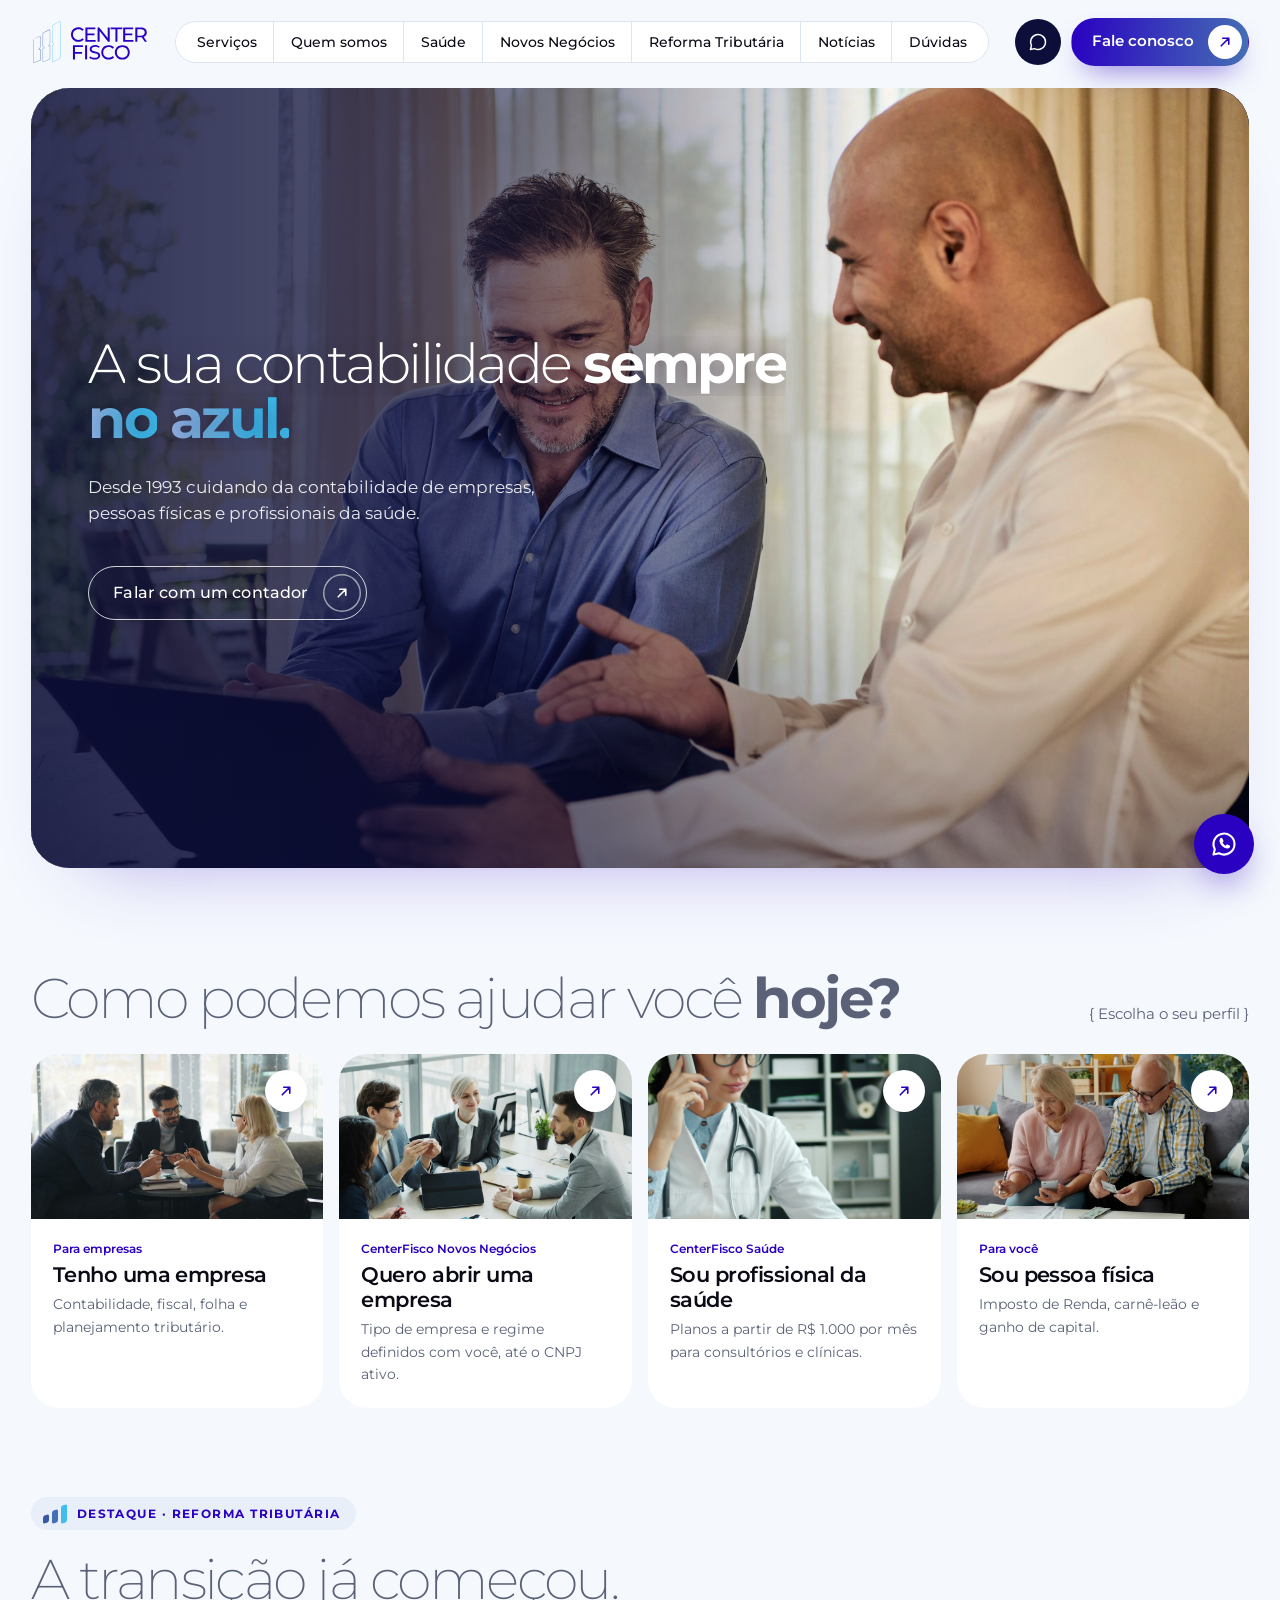
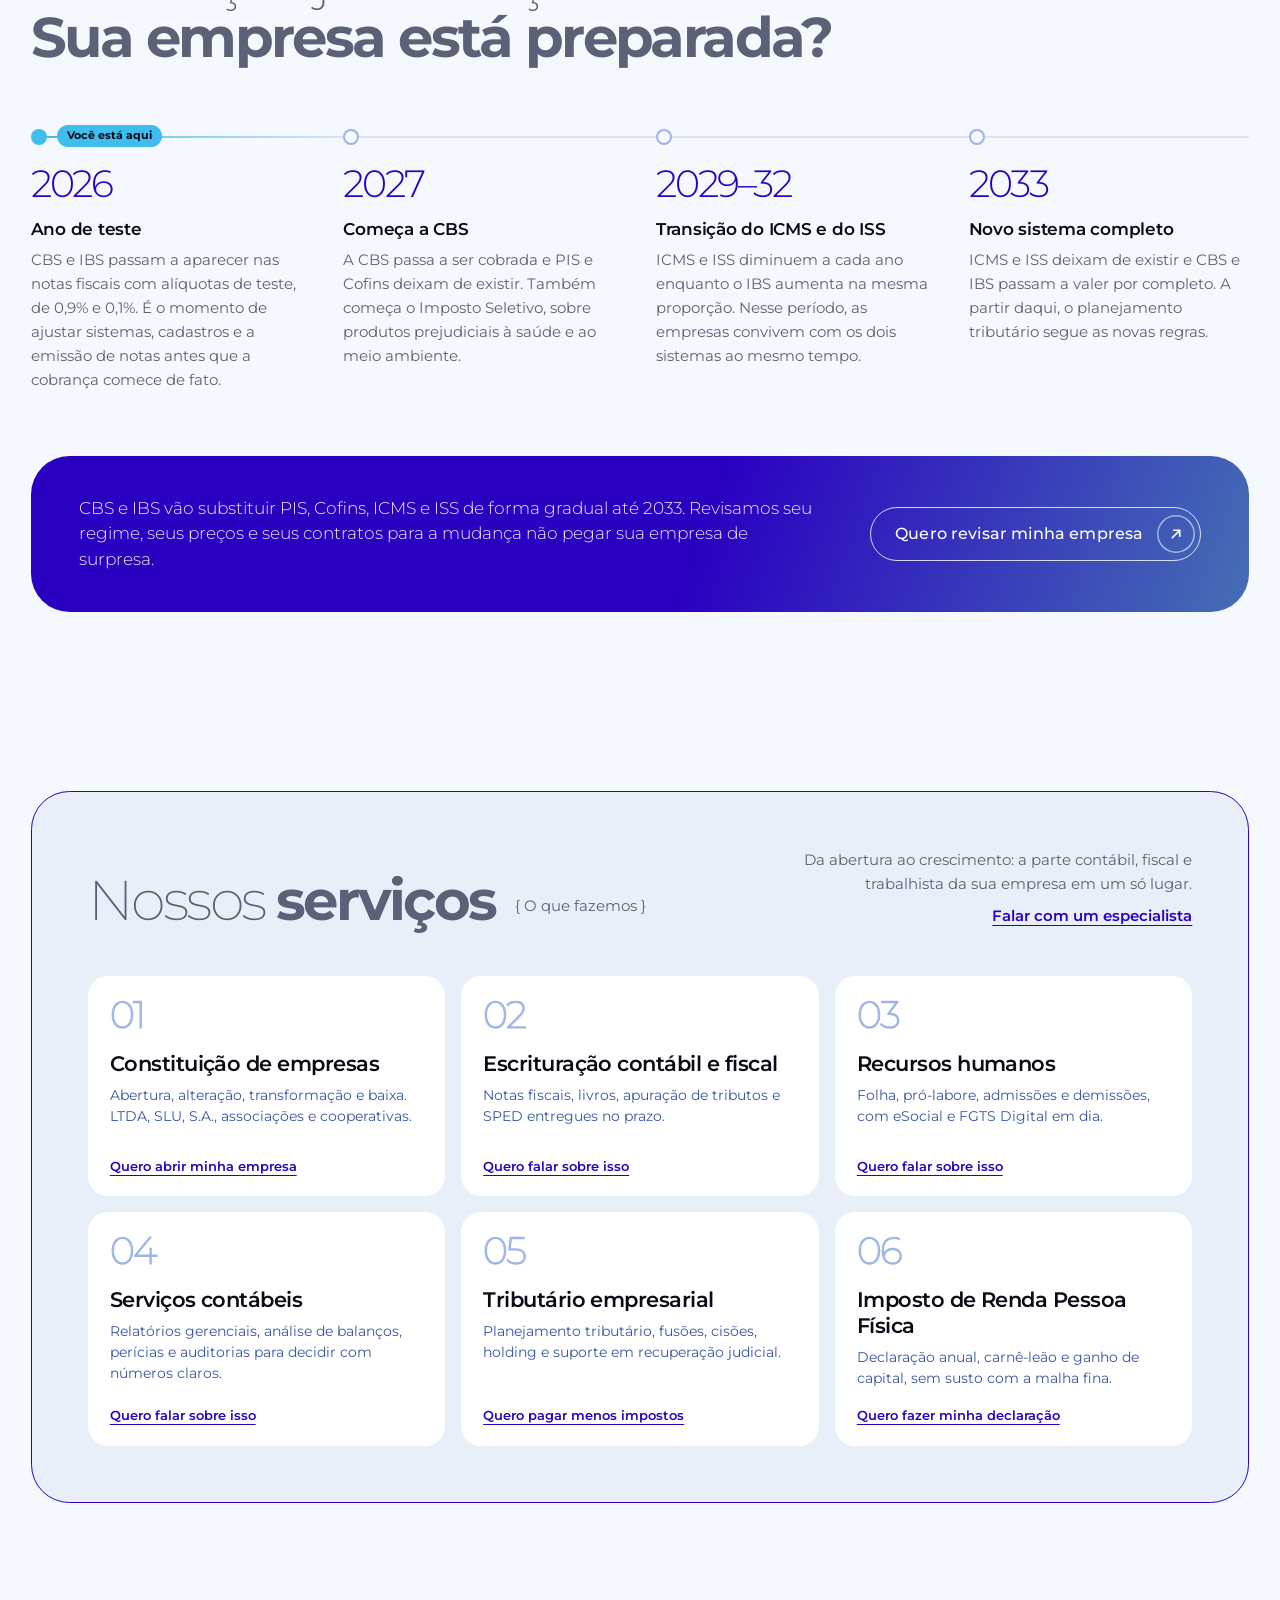
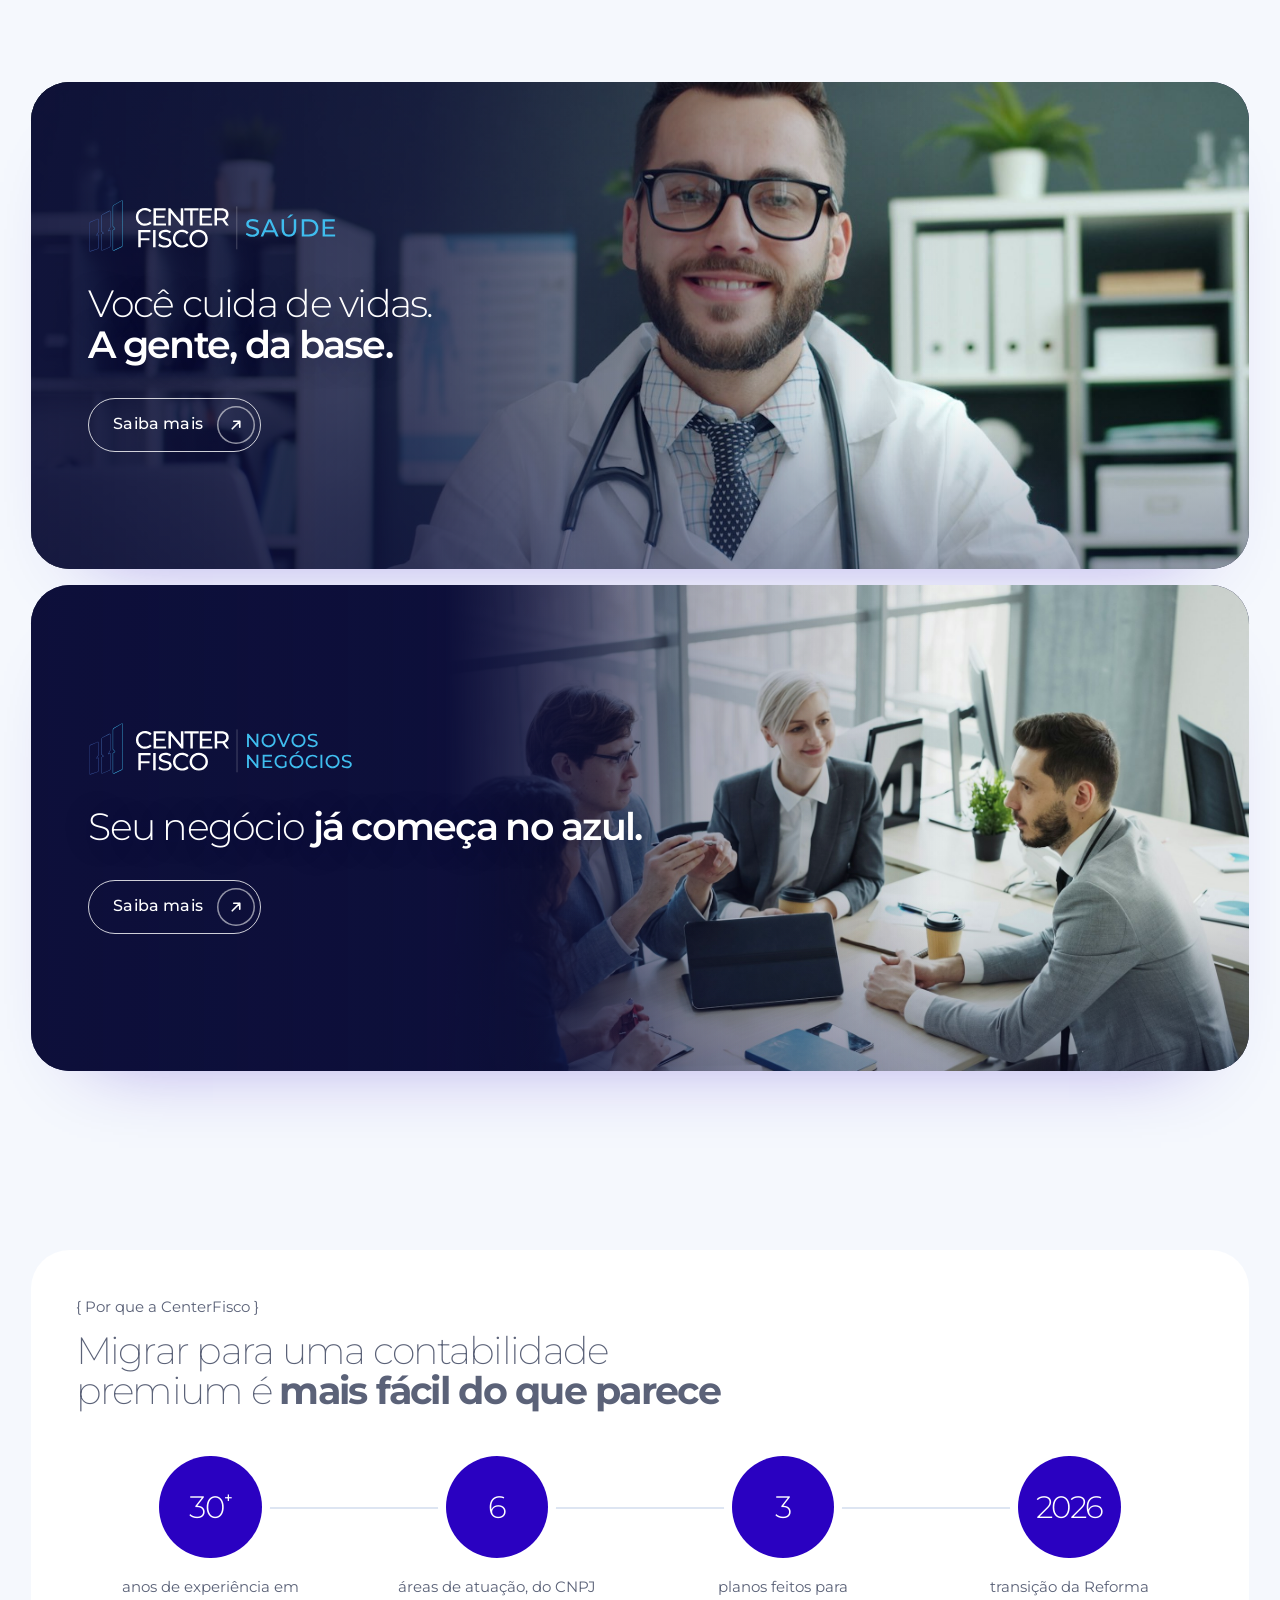
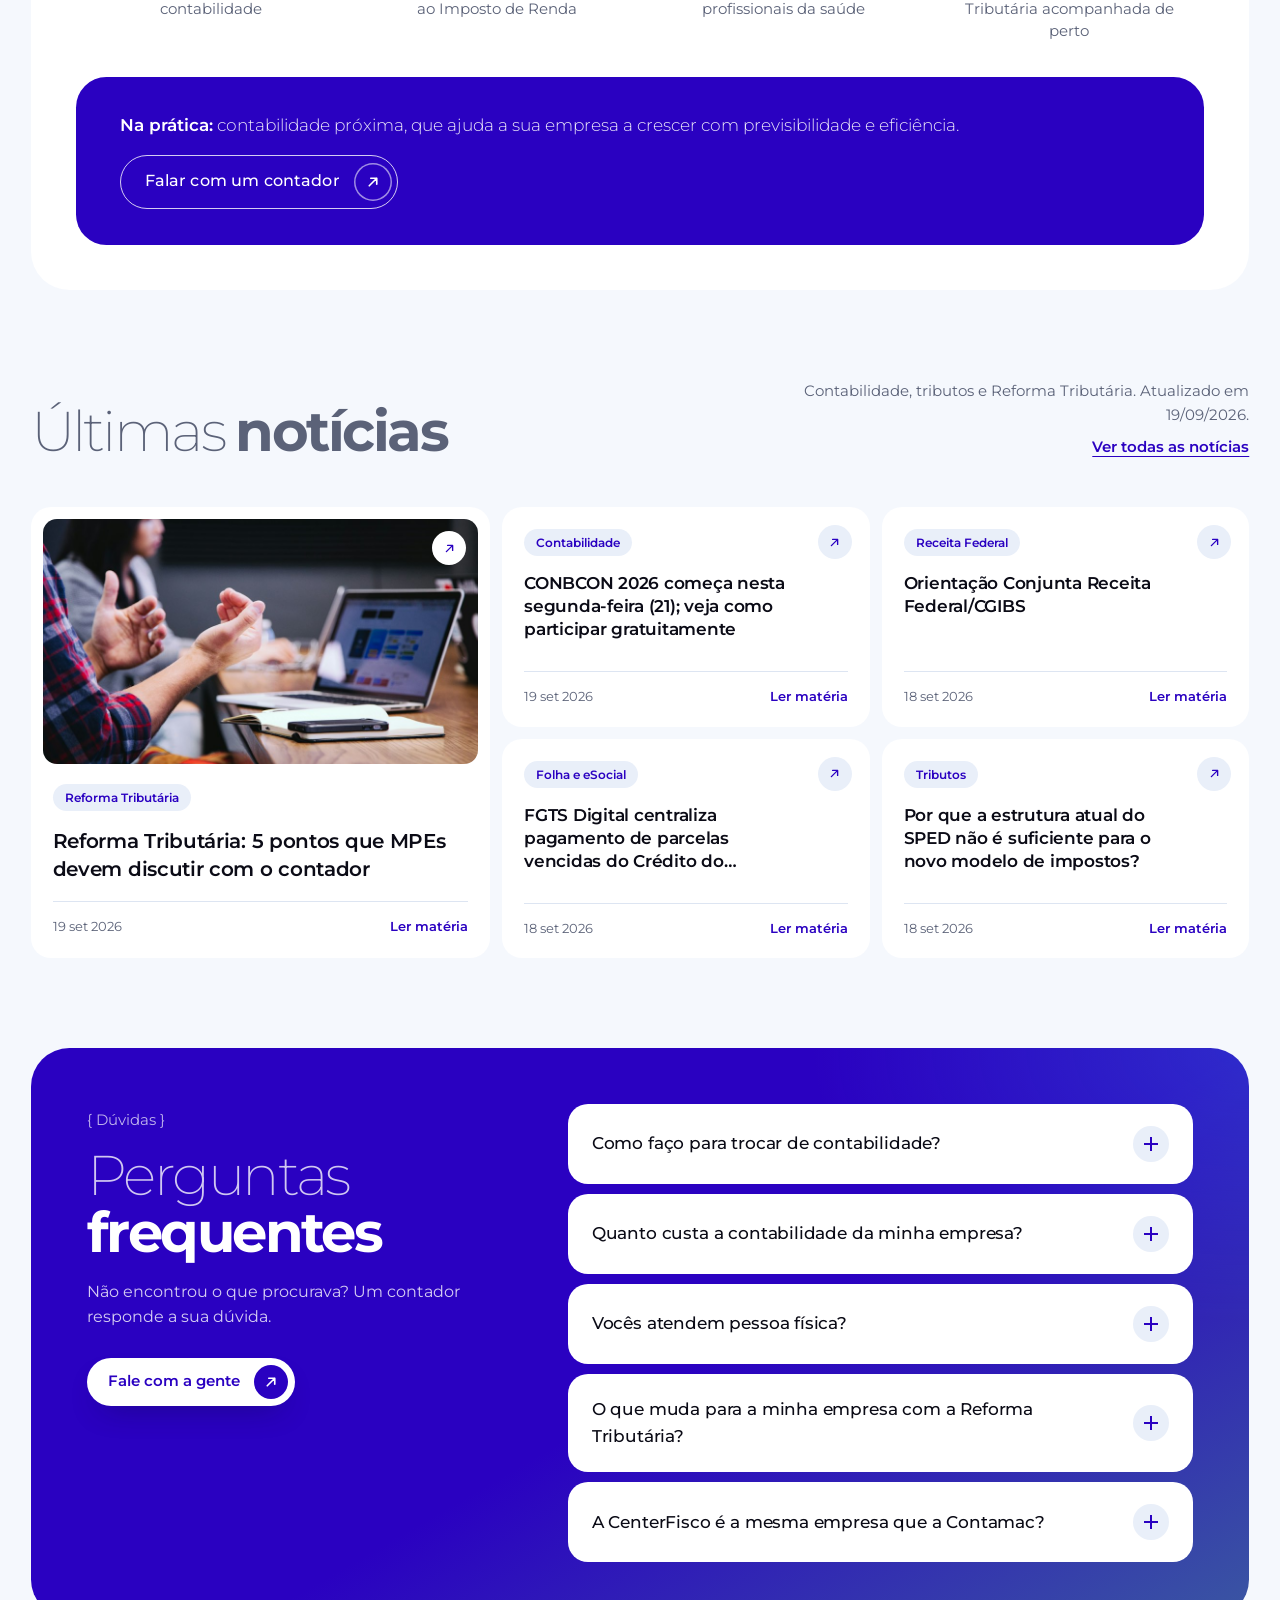
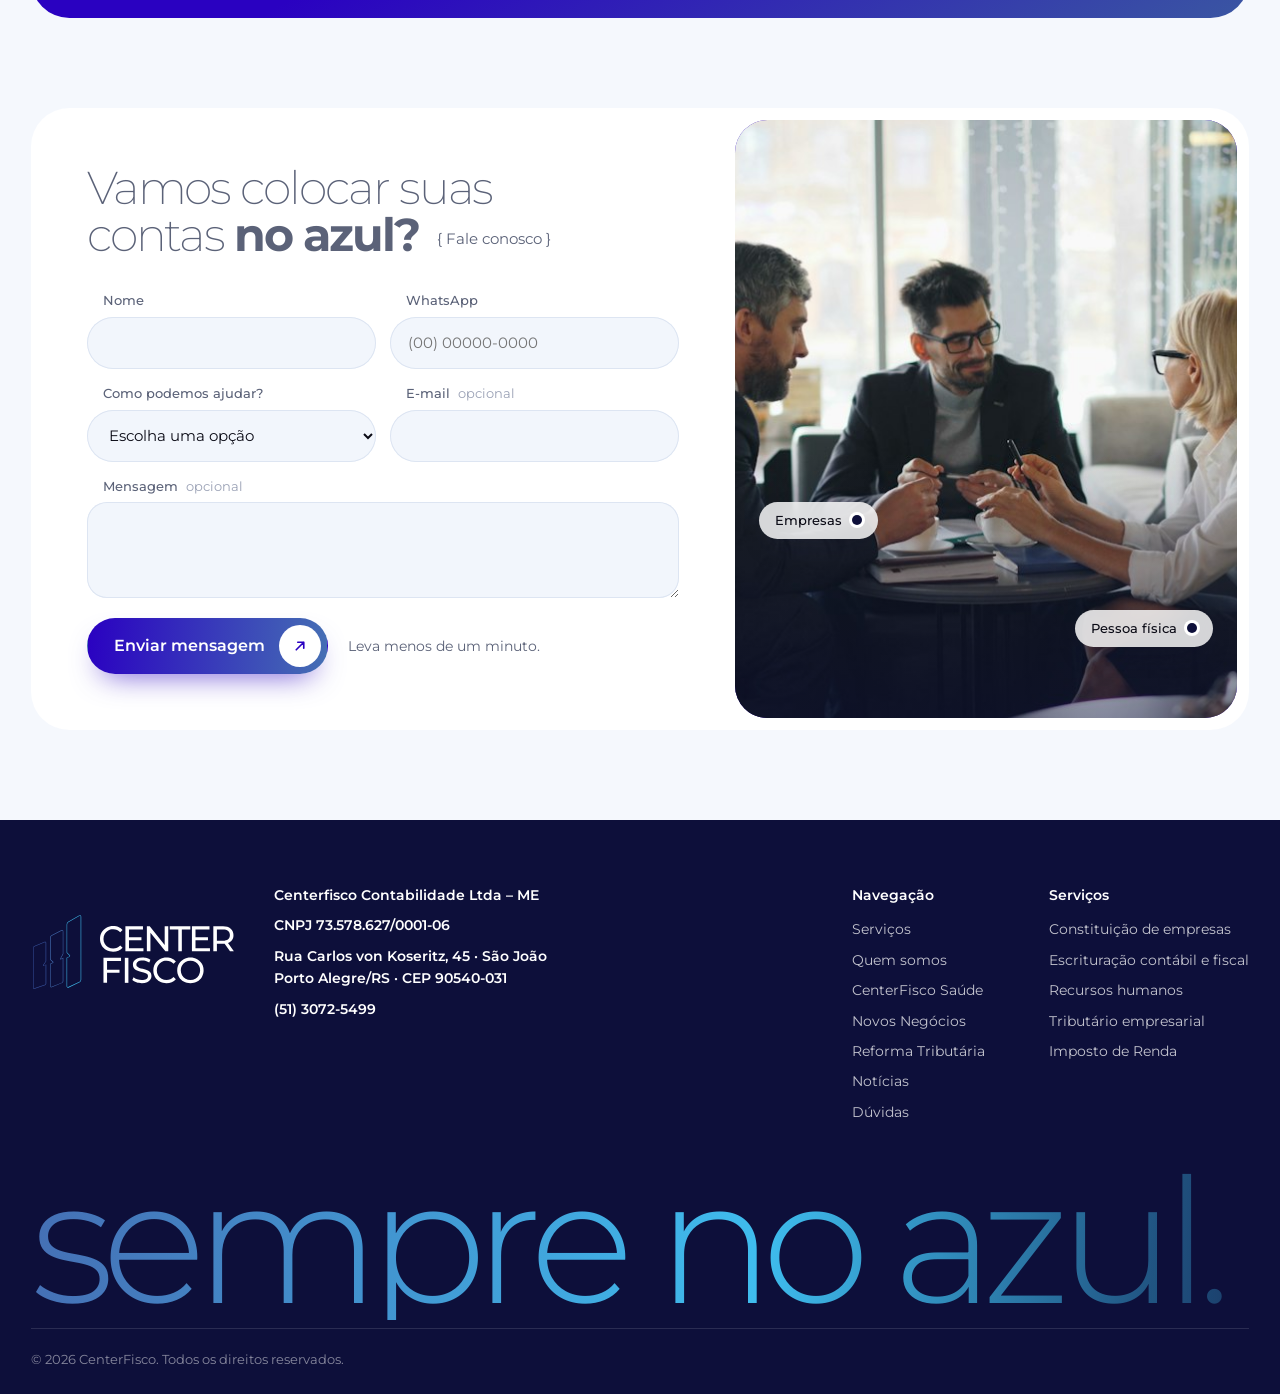
<file: index.html>
<!doctype html>
<html lang="pt-BR">
<head>
  <meta charset="utf-8">
  <meta name="viewport" content="width=device-width, initial-scale=1">
  <title>CenterFisco | Contabilidade para empresas, pessoas físicas e saúde</title>
  <meta name="description" content="Contabilidade desde 1993, em Porto Alegre, para empresas, pessoas físicas e profissionais da saúde. Abertura de empresas, escrituração, folha, planejamento tributário e IRPF.">
  <meta name="theme-color" content="#2a01c1">
  <meta property="og:type" content="website">
  <meta property="og:locale" content="pt_BR">
  <meta property="og:title" content="CenterFisco | A sua contabilidade sempre no azul">
  <meta property="og:description" content="30 anos de contabilidade para empresas, pessoas físicas e profissionais da saúde. A CenterFisco é a nova marca da Contamac.">
  <meta property="og:image" content="assets/img/hero-consultoria.jpg">
  <link rel="alternate" type="application/rss+xml" title="CenterFisco · Notícias" href="feed.xml">
  <link rel="icon" href="assets/favicon.svg" type="image/svg+xml">
  <link rel="preconnect" href="https://fonts.googleapis.com">
  <link rel="preconnect" href="https://fonts.gstatic.com" crossorigin>
  <link rel="stylesheet" href="https://fonts.googleapis.com/css2?family=Montserrat:wght@200..800&display=swap">
  <link rel="preload" as="image" href="assets/img/hero-consultoria.jpg">
  <link rel="stylesheet" href="css/styles.css?v=202609191827">
  <script>document.documentElement.classList.add('js')</script>
  <script type="application/ld+json">
  {
    "@context": "https://schema.org",
    "@type": "AccountingService",
    "name": "CenterFisco",
    "alternateName": "Contamac",
    "legalName": "Centerfisco Contabilidade Ltda - ME",
    "taxID": "73.578.627/0001-06",
    "foundingDate": "1993-10-26",
    "telephone": "+55 51 3072-5499",
    "address": {
      "@type": "PostalAddress",
      "streetAddress": "Rua Carlos von Koseritz, 45",
      "addressLocality": "Porto Alegre",
      "addressRegion": "RS",
      "postalCode": "90540-031",
      "addressCountry": "BR"
    },
    "description": "Contabilidade para empresas, pessoas físicas e profissionais da saúde.",
    "slogan": "A sua contabilidade sempre no azul."
  }
  </script>
</head>
<body>
  <a class="skip-link" href="#conteudo">Pular para o conteúdo</a>

  <!-- Ícones reutilizáveis -->
  <svg width="0" height="0" style="position:absolute" aria-hidden="true">
    <symbol id="i-seta" viewBox="0 0 24 24"><path d="M7 17 17 7M9 7h8v8"/></symbol>
    <symbol id="i-whats" viewBox="0 0 24 24"><path d="M21 12a9 9 0 0 1-13.2 7.95L3 21l1.1-4.6A9 9 0 1 1 21 12z"/></symbol>
    <symbol id="i-email" viewBox="0 0 24 24"><rect x="3" y="5" width="18" height="14" rx="2"/><path d="m3 7 9 6 9-6"/></symbol>
    <symbol id="i-tel" viewBox="0 0 24 24"><path d="M5 4h4l2 5-2.5 1.5a11 11 0 0 0 5 5L15 13l5 2v4a2 2 0 0 1-2 2A16 16 0 0 1 3 6a2 2 0 0 1 2-2"/></symbol>
    <symbol id="i-local" viewBox="0 0 24 24"><path d="M12 21s-7-6.2-7-11.5a7 7 0 0 1 14 0C19 14.8 12 21 12 21z"/><circle cx="12" cy="9.5" r="2.5"/></symbol>
  </svg>

  <header class="topo" data-header>
    <div class="container topo-inner">
      <a class="marca" href="#inicio" aria-label="CenterFisco, início">
        <img src="assets/logo/centerfisco-positivo.svg" alt="" width="128" height="48">
      </a>
      <nav class="menu" id="menu" aria-label="Principal">
        <a href="#servicos">Serviços</a>
        <a href="#por-que">Quem somos</a>
        <a href="saude.html">Saúde</a>
        <a href="negocios.html">Novos Negócios</a>
        <a href="#reforma">Reforma Tributária</a>
        <a href="noticias.html">Notícias</a>
        <a href="#duvidas">Dúvidas</a>
        <a class="btn btn-pill menu-cta" href="#contato">Fale conosco<span class="btn-icone"><svg><use href="#i-seta"/></svg></span></a>
      </nav>
      <div class="topo-acoes">
        <a class="icone-redondo" href="#contato" aria-label="Falar pelo WhatsApp"><svg><use href="#i-whats"/></svg></a>
        <a class="btn btn-pill btn-pequeno" href="#contato">Fale conosco<span class="btn-icone"><svg><use href="#i-seta"/></svg></span></a>
        <button class="menu-botao" type="button" aria-expanded="false" aria-controls="menu" data-nav-toggle>
          <span class="menu-linhas" aria-hidden="true"><i></i><i></i></span>
          <span class="visually-hidden">Abrir menu</span>
        </button>
      </div>
    </div>
  </header>

  <main id="conteudo">
    <!-- BANNER -->
    <section class="hero" id="inicio">
      <div class="container">
        <div class="hero-cartao">
          <div class="hero-esq">
            <h1 class="hero-titulo" data-split><span class="leve">A sua contabilidade</span> sempre <span class="destaque">no azul.</span></h1>
            <p class="hero-apoio">Desde 1993 cuidando da contabilidade de empresas, pessoas físicas e profissionais da saúde.</p>
            <div class="hero-acoes">
              <a class="btn btn-vazado-claro" href="#contato">Falar com um contador<span class="btn-icone"><svg><use href="#i-seta"/></svg></span></a>
            </div>
          </div>
          <div class="hero-dir">
            <div class="painel-fotos">
              <div class="slide-foto is-active">
                <img class="fatia fatia-1" src="assets/img/hero-consultoria.jpg" alt="Contador da CenterFisco conversando com um cliente" width="1920" height="1280">
                <img class="fatia fatia-2" src="assets/img/hero-consultoria.jpg" alt="" width="1920" height="1280" aria-hidden="true">
                <img class="fatia fatia-3" src="assets/img/hero-consultoria.jpg" alt="" width="1920" height="1280" aria-hidden="true">
              </div>
              <span class="hero-veu" aria-hidden="true"></span>
            </div>
          </div>
        </div>
      </div>
    </section>

    <!-- PERFIS -->
    <section class="perfis-secao" aria-labelledby="perfis-titulo">
      <div class="container">
        <div class="perfis-topo" data-reveal>
          <h2 class="titulo titulo-fino" id="perfis-titulo">Como podemos ajudar você <strong>hoje?</strong></h2>
          <p class="chave">{ Escolha o seu perfil }</p>
        </div>
        <div class="perfis" data-carrossel>
          <a class="perfil" href="#servicos" data-reveal>
            <img src="assets/img/servico-tributario.jpg" alt="" width="900" height="600" loading="lazy">
            <span class="btn-icone" aria-hidden="true"><svg><use href="#i-seta"/></svg></span>
            <div><small>Para empresas</small><h3>Tenho uma empresa</h3><p>Contabilidade, fiscal, folha e planejamento tributário.</p></div>
          </a>
          <a class="perfil" href="negocios.html" data-reveal>
            <img src="assets/img/negocios-card.jpg" alt="" width="900" height="600" loading="lazy">
            <span class="btn-icone" aria-hidden="true"><svg><use href="#i-seta"/></svg></span>
            <div><small>CenterFisco Novos Negócios</small><h3>Quero abrir uma empresa</h3><p>Tipo de empresa e regime definidos com você, até o CNPJ ativo.</p></div>
          </a>
          <a class="perfil" href="saude.html" data-reveal>
            <img src="assets/img/saude.jpg" alt="" width="1200" height="1400" loading="lazy">
            <span class="btn-icone" aria-hidden="true"><svg><use href="#i-seta"/></svg></span>
            <div><small>CenterFisco Saúde</small><h3>Sou profissional da saúde</h3><p>Planos a partir de R$ 1.000 por mês para consultórios e clínicas.</p></div>
          </a>
          <a class="perfil" href="#contato" data-plan="Imposto de Renda Pessoa Física" data-reveal>
            <img src="assets/img/servico-irpf.jpg" alt="" width="900" height="600" loading="lazy">
            <span class="btn-icone" aria-hidden="true"><svg><use href="#i-seta"/></svg></span>
            <div><small>Para você</small><h3>Sou pessoa física</h3><p>Imposto de Renda, carnê-leão e ganho de capital.</p></div>
          </a>
        </div>
      </div>
    </section>

    <!-- REFORMA -->
    <section class="secao" id="reforma">
      <div class="container">
        <div class="reforma-topo" data-reveal>
            <p class="cartola"><span class="barras" aria-hidden="true"><i></i><i></i><i></i></span>Destaque · Reforma Tributária</p>
            <h2 class="titulo titulo-fino">A transição já começou. <strong>Sua empresa está preparada?</strong></h2>
        </div>

        <ol class="trilha" data-reveal>
          <li class="agora">
            <span class="trilha-marco" aria-hidden="true"></span>
            <span class="trilha-aqui">Você está aqui</span>
            <strong>2026</strong>
            <h3>Ano de teste</h3>
            <p>CBS e IBS passam a aparecer nas notas fiscais com alíquotas de teste, de 0,9% e 0,1%. É o momento de ajustar sistemas, cadastros e a emissão de notas antes que a cobrança comece de fato.</p>
          </li>
          <li>
            <span class="trilha-marco" aria-hidden="true"></span>
            <strong>2027</strong>
            <h3>Começa a CBS</h3>
            <p>A CBS passa a ser cobrada e PIS e Cofins deixam de existir. Também começa o Imposto Seletivo, sobre produtos prejudiciais à saúde e ao meio ambiente.</p>
          </li>
          <li>
            <span class="trilha-marco" aria-hidden="true"></span>
            <strong>2029–32</strong>
            <h3>Transição do ICMS e do ISS</h3>
            <p>ICMS e ISS diminuem a cada ano enquanto o IBS aumenta na mesma proporção. Nesse período, as empresas convivem com os dois sistemas ao mesmo tempo.</p>
          </li>
          <li>
            <span class="trilha-marco" aria-hidden="true"></span>
            <strong>2033</strong>
            <h3>Novo sistema completo</h3>
            <p>ICMS e ISS deixam de existir e CBS e IBS passam a valer por completo. A partir daqui, o planejamento tributário segue as novas regras.</p>
          </li>
        </ol>

        <div class="reforma-rodape" data-reveal>
          <p>CBS e IBS vão substituir PIS, Cofins, ICMS e ISS de forma gradual até 2033. Revisamos seu regime, seus preços e seus contratos para a mudança não pegar sua empresa de surpresa.</p>
          <a class="btn btn-vazado-claro" href="#contato" data-plan="Reforma Tributária">Quero revisar minha empresa<span class="btn-icone"><svg><use href="#i-seta"/></svg></span></a>
        </div>
      </div>
    </section>

    <!-- SERVIÇOS -->
    <section class="secao" id="servicos">
      <div class="container">
        <div class="painel-claro painel-contorno">
          <header class="cabeca" data-reveal>
            <h2 class="titulo titulo-fino">Nossos <strong>serviços</strong> <span class="chave">{ O que fazemos }</span></h2>
            <div class="cabeca-lado">
              <p>Da abertura ao crescimento: a parte contábil, fiscal e trabalhista da sua empresa em um só lugar.</p>
              <a class="link-sublinhado" href="#contato">Falar com um especialista</a>
            </div>
          </header>
          <div class="grade-servicos">
            <article class="servico" data-reveal>
              <span class="servico-num">01</span>
              <h3>Constituição de empresas</h3>
              <p>Abertura, alteração, transformação e baixa. LTDA, SLU, S.A., associações e cooperativas.</p>
              <a href="#contato" data-plan="Abrir uma empresa">Quero abrir minha empresa</a>
            </article>
            <article class="servico" data-reveal>
              <span class="servico-num">02</span>
              <h3>Escrituração contábil e fiscal</h3>
              <p>Notas fiscais, livros, apuração de tributos e SPED entregues no prazo.</p>
              <a href="#contato" data-plan="Trocar de contabilidade">Quero falar sobre isso</a>
            </article>
            <article class="servico" data-reveal>
              <span class="servico-num">03</span>
              <h3>Recursos humanos</h3>
              <p>Folha, pró-labore, admissões e demissões, com eSocial e FGTS Digital em dia.</p>
              <a href="#contato" data-plan="Trocar de contabilidade">Quero falar sobre isso</a>
            </article>
            <article class="servico" data-reveal>
              <span class="servico-num">04</span>
              <h3>Serviços contábeis</h3>
              <p>Relatórios gerenciais, análise de balanços, perícias e auditorias para decidir com números claros.</p>
              <a href="#contato" data-plan="Outro assunto">Quero falar sobre isso</a>
            </article>
            <article class="servico" data-reveal>
              <span class="servico-num">05</span>
              <h3>Tributário empresarial</h3>
              <p>Planejamento tributário, fusões, cisões, holding e suporte em recuperação judicial.</p>
              <a href="#contato" data-plan="Planejamento tributário">Quero pagar menos impostos</a>
            </article>
            <article class="servico" data-reveal>
              <span class="servico-num">06</span>
              <h3>Imposto de Renda Pessoa Física</h3>
              <p>Declaração anual, carnê-leão e ganho de capital, sem susto com a malha fina.</p>
              <a href="#contato" data-plan="Imposto de Renda Pessoa Física">Quero fazer minha declaração</a>
            </article>
          </div>
        </div>
      </div>
    </section>

    <!-- SAÚDE -->
    <section class="secao saude-secao" id="saude">
      <div class="container">
        <div class="saude-banner">
          <img class="saude-banner-foto" src="assets/img/hero-saude.jpg" alt="Médico sorrindo em seu consultório" width="1920" height="1080" loading="lazy">
          <span class="saude-banner-veu" aria-hidden="true"></span>
          <div class="saude-banner-texto" data-reveal>
            <img class="marca-saude" src="assets/logo/centerfisco-saude-negativo.svg" alt="CenterFisco Saúde" width="685" height="147">
            <h2 class="titulo titulo-claro saude-slogan"><span class="leve">Você cuida de vidas.</span><br> A gente, da base.</h2>
            <a class="btn btn-vazado-claro" href="saude.html">Saiba mais<span class="btn-icone"><svg><use href="#i-seta"/></svg></span></a>
          </div>
        </div>
      </div>
    </section>

    <!-- NOVOS NEGÓCIOS -->
    <section class="secao negocios-secao" id="negocios">
      <div class="container">
        <div class="saude-banner negocios-banner">
          <img class="saude-banner-foto" src="assets/img/hero-negocios.jpg" alt="Jovens executivos conversando em volta de uma mesa de reunião" width="1920" height="1080" loading="lazy">
          <span class="saude-banner-veu" aria-hidden="true"></span>
          <div class="saude-banner-texto" data-reveal>
            <img class="marca-saude marca-negocios" src="assets/logo/centerfisco-negocios-negativo.svg" alt="CenterFisco Novos Negócios" width="728" height="147">
            <h2 class="titulo titulo-claro saude-slogan"><span class="leve">Seu negócio</span> já começa no azul.</h2>
            <a class="btn btn-vazado-claro" href="negocios.html">Saiba mais<span class="btn-icone"><svg><use href="#i-seta"/></svg></span></a>
          </div>
        </div>
      </div>
    </section>

    <!-- POR QUE A CENTERFISCO + COMO FUNCIONA -->
    <section class="secao" id="como-funciona">
      <div class="container">
        <div class="tipo" id="por-que">
          <header class="tipo-topo" data-reveal>
            <p class="chave">{ Por que a CenterFisco }</p>
            <h2 class="titulo titulo-fino tipo-titulo">Migrar para uma contabilidade premium é <strong>mais fácil do que parece</strong></h2>
          </header>

          <ul class="tipo-numeros" data-reveal>
            <li><strong>30<sup>+</sup></strong><span>anos de experiência em contabilidade</span></li>
            <li><strong>6</strong><span>áreas de atuação, do CNPJ ao Imposto de Renda</span></li>
            <li><strong>3</strong><span>planos feitos para profissionais da saúde</span></li>
            <li><strong>2026</strong><span>transição da Reforma Tributária acompanhada de perto</span></li>
          </ul>


          <div class="tipo-rodape" data-reveal>
            <p><strong>Na prática:</strong> contabilidade próxima, que ajuda a sua empresa a crescer com previsibilidade e eficiência.</p>
            <a class="btn btn-vazado-claro" href="#contato">Falar com um contador<span class="btn-icone"><svg><use href="#i-seta"/></svg></span></a>
          </div>
        </div>
      </div>
    </section>

    <!-- NOTICIAS:INICIO (gerado por scripts/noticias.py, não editar à mão) -->
    <section class="secao secao-sem-topo" id="noticias" aria-labelledby="noticias-titulo">
      <div class="container">
        <header class="cabeca" data-reveal>
          <h2 class="titulo titulo-fino" id="noticias-titulo">Últimas <strong>notícias</strong></h2>
          <div class="cabeca-lado">
            <p>Contabilidade, tributos e Reforma Tributária. Atualizado em 19/09/2026.</p>
            <a class="link-sublinhado" href="noticias.html">Ver todas as notícias</a>
          </div>
        </header>
        <ul class="noticias noticias-home" data-reveal data-carrossel>
            <li class="noticia noticia-destaque" data-categoria="Reforma Tributária">
              <a href="https://www.contabeis.com.br/noticias/79462/reforma-tributaria-5-pontos-que-mpes-devem-discutir-com-o-contador/" target="_blank" rel="noopener" title="Ler no site Contábeis">
                <span class="noticia-imagem"><img src="https://www.contabeis.com.br/assets/img/news/reforma-tributaria-5-pontos-que-mpes-devem-discutir-com-o-contador.png" alt="" loading="lazy" decoding="async" referrerpolicy="no-referrer" onerror="this.onerror=null;this.src='assets/img/servico-contabil.jpg'"></span>
                <span class="noticia-categoria">Reforma Tributária</span>
                <h3>Reforma Tributária: 5 pontos que MPEs devem discutir com o contador</h3>
                <span class="noticia-rodape"><time datetime="2026-09-19">19 set 2026</time><span>Ler matéria</span></span>
                <span class="noticia-seta" aria-hidden="true"><svg><use href="#i-seta"/></svg></span>
              </a>
            </li>
            <li class="noticia" data-categoria="Contabilidade">
              <a href="https://www.contabeis.com.br/noticias/79500/conbcon-2026-comeca-nesta-segunda-feira-21-veja-como-participar-gratuitamente/" target="_blank" rel="noopener" title="Ler no site Contábeis">
                <span class="noticia-categoria">Contabilidade</span>
                <h3>CONBCON 2026 começa nesta segunda-feira (21); veja como participar gratuitamente</h3>
                <span class="noticia-rodape"><time datetime="2026-09-19">19 set 2026</time><span>Ler matéria</span></span>
                <span class="noticia-seta" aria-hidden="true"><svg><use href="#i-seta"/></svg></span>
              </a>
            </li>
            <li class="noticia" data-categoria="Receita Federal">
              <a href="https://www.gov.br/receitafederal/pt-br/assuntos/noticias/2026/setembro/orientacao-conjunta-rfb-cgibs" target="_blank" rel="noopener" title="Ler no site Receita Federal">
                <span class="noticia-categoria">Receita Federal</span>
                <h3>Orientação Conjunta Receita Federal/CGIBS</h3>
                <span class="noticia-rodape"><time datetime="2026-09-18">18 set 2026</time><span>Ler matéria</span></span>
                <span class="noticia-seta" aria-hidden="true"><svg><use href="#i-seta"/></svg></span>
              </a>
            </li>
            <li class="noticia" data-categoria="Folha e eSocial">
              <a href="https://jornalcontabil.com.br/noticia/fgts-digital-centraliza-pagamento-de-parcelas-vencidas-do-credito-do-trabalhador/" target="_blank" rel="noopener" title="Ler no site Jornal Contábil">
                <span class="noticia-categoria">Folha e eSocial</span>
                <h3>FGTS Digital centraliza pagamento de parcelas vencidas do Crédito do Trabalhador</h3>
                <span class="noticia-rodape"><time datetime="2026-09-18">18 set 2026</time><span>Ler matéria</span></span>
                <span class="noticia-seta" aria-hidden="true"><svg><use href="#i-seta"/></svg></span>
              </a>
            </li>
            <li class="noticia" data-categoria="Tributos">
              <a href="https://jornalcontabil.com.br/noticia/por-que-a-estrutura-atual-do-sped-nao-e-suficiente-para-o-novo-modelo-de-impostos/" target="_blank" rel="noopener" title="Ler no site Jornal Contábil">
                <span class="noticia-categoria">Tributos</span>
                <h3>Por que a estrutura atual do SPED não é suficiente para o novo modelo de impostos?</h3>
                <span class="noticia-rodape"><time datetime="2026-09-18">18 set 2026</time><span>Ler matéria</span></span>
                <span class="noticia-seta" aria-hidden="true"><svg><use href="#i-seta"/></svg></span>
              </a>
            </li>
        </ul>
        <script type="application/ld+json">
{
  "@context": "https://schema.org",
  "@type": "ItemList",
  "name": "Últimas notícias contábeis e tributárias",
  "itemListElement": [
    {
      "@type": "ListItem",
      "position": 1,
      "item": {
        "@type": "NewsArticle",
        "headline": "Reforma Tributária: 5 pontos que MPEs devem discutir com o contador",
        "url": "https://www.contabeis.com.br/noticias/79462/reforma-tributaria-5-pontos-que-mpes-devem-discutir-com-o-contador/",
        "datePublished": "2026-09-19T12:00:01-03:00",
        "publisher": {
          "@type": "Organization",
          "name": "Contábeis"
        },
        "articleSection": "Reforma Tributária",
        "image": "https://www.contabeis.com.br/assets/img/news/reforma-tributaria-5-pontos-que-mpes-devem-discutir-com-o-contador.png"
      }
    },
    {
      "@type": "ListItem",
      "position": 2,
      "item": {
        "@type": "NewsArticle",
        "headline": "CONBCON 2026 começa nesta segunda-feira (21); veja como participar gratuitamente",
        "url": "https://www.contabeis.com.br/noticias/79500/conbcon-2026-comeca-nesta-segunda-feira-21-veja-como-participar-gratuitamente/",
        "datePublished": "2026-09-19T11:00:01-03:00",
        "publisher": {
          "@type": "Organization",
          "name": "Contábeis"
        },
        "articleSection": "Contabilidade",
        "image": "https://www.contabeis.com.br/assets/img/news/conbcon-2026-comeca-nesta-segunda-feira-21-veja-como-participar-gratuitamente-1.png"
      }
    },
    {
      "@type": "ListItem",
      "position": 3,
      "item": {
        "@type": "NewsArticle",
        "headline": "Orientação Conjunta Receita Federal/CGIBS",
        "url": "https://www.gov.br/receitafederal/pt-br/assuntos/noticias/2026/setembro/orientacao-conjunta-rfb-cgibs",
        "datePublished": "2026-09-18T16:48:00-03:00",
        "publisher": {
          "@type": "Organization",
          "name": "Receita Federal"
        },
        "articleSection": "Receita Federal"
      }
    },
    {
      "@type": "ListItem",
      "position": 4,
      "item": {
        "@type": "NewsArticle",
        "headline": "FGTS Digital centraliza pagamento de parcelas vencidas do Crédito do Trabalhador",
        "url": "https://jornalcontabil.com.br/noticia/fgts-digital-centraliza-pagamento-de-parcelas-vencidas-do-credito-do-trabalhador/",
        "datePublished": "2026-09-18T16:10:33-03:00",
        "publisher": {
          "@type": "Organization",
          "name": "Jornal Contábil"
        },
        "articleSection": "Folha e eSocial",
        "image": "https://jornalcontabil.com.br/wp-content/uploads/2026/09/FGTS-Digital-centraliza-pagamento-de-parcelas-vencidas-do-Credito-do-Trabalhador.png"
      }
    },
    {
      "@type": "ListItem",
      "position": 5,
      "item": {
        "@type": "NewsArticle",
        "headline": "Por que a estrutura atual do SPED não é suficiente para o novo modelo de impostos?",
        "url": "https://jornalcontabil.com.br/noticia/por-que-a-estrutura-atual-do-sped-nao-e-suficiente-para-o-novo-modelo-de-impostos/",
        "datePublished": "2026-09-18T15:22:20-03:00",
        "publisher": {
          "@type": "Organization",
          "name": "Jornal Contábil"
        },
        "articleSection": "Tributos",
        "image": "https://jornalcontabil.com.br/wp-content/uploads/2026/09/Por-que-a-estrutura-atual-do-SPED-nao-e-suficiente-para-o-novo-modelo-de-impostos.png"
      }
    }
  ]
}
</script>
      </div>
    </section>
    <!-- NOTICIAS:FIM -->

    <!-- DÚVIDAS -->
    <section class="secao secao-sem-topo" id="duvidas">
      <div class="container">
        <div class="painel-claro faq-bloco painel-azul">
          <header class="faq-cabeca" data-reveal>
            <p class="chave">{ Dúvidas }</p>
            <h2 class="titulo titulo-fino">Perguntas <strong>frequentes</strong></h2>
            <p class="faq-apoio">Não encontrou o que procurava? Um contador responde a sua dúvida.</p>
            <a class="btn btn-pill btn-pequeno btn-branco" href="#contato">Fale com a gente<span class="btn-icone"><svg><use href="#i-seta"/></svg></span></a>
          </header>
          <div class="faq" data-reveal>
            <details class="faq-item">
              <summary>Como faço para trocar de contabilidade?</summary>
              <p>Fale com a gente pelo formulário. Fazemos um diagnóstico da sua empresa e cuidamos da transição com a contabilidade anterior, solicitando os documentos e registros necessários.</p>
            </details>
            <details class="faq-item">
              <summary>Quanto custa a contabilidade da minha empresa?</summary>
              <p>Depende do porte, do regime tributário e do número de colaboradores. Conte sobre a sua empresa e enviamos uma proposta. Para profissionais da saúde, os planos começam em R$ 1.000 por mês.</p>
            </details>
            <details class="faq-item">
              <summary>Vocês atendem pessoa física?</summary>
              <p>Sim. Fazemos a declaração anual do Imposto de Renda, o carnê-leão e o cálculo de ganho de capital, e ajudamos a regularizar pendências na Receita Federal.</p>
            </details>
            <details class="faq-item">
              <summary>O que muda para a minha empresa com a Reforma Tributária?</summary>
              <p>CBS e IBS substituem PIS, Cofins, ICMS e ISS de forma gradual entre 2026 e 2033. Isso pode mudar o regime mais vantajoso, a formação de preços e os contratos. Revisamos esses pontos com você.</p>
            </details>
            <details class="faq-item">
              <summary>A CenterFisco é a mesma empresa que a Contamac?</summary>
              <p>Sim. Em 2024 a Contamac passou a se chamar CenterFisco, com a mesma experiência de 30 anos.</p>
            </details>
          </div>
        </div>
      </div>
    </section>

    <!-- CONTATO -->
    <section class="secao secao-sem-topo" id="contato">
      <div class="container">
        <div class="contato">
          <div class="contato-form-lado" data-reveal>
            <h2 class="titulo titulo-fino">Vamos colocar suas contas <strong>no azul?</strong> <span class="chave">{ Fale conosco }</span></h2>
            <form class="form" data-contact-form novalidate>
              <div class="campo">
                <label for="f-nome">Nome</label>
                <input id="f-nome" name="nome" type="text" autocomplete="name" required>
              </div>
              <div class="campo">
                <label for="f-telefone">WhatsApp</label>
                <input id="f-telefone" name="telefone" type="tel" autocomplete="tel" inputmode="tel" placeholder="(00) 00000-0000" required>
              </div>
              <div class="campo">
                <label for="f-assunto">Como podemos ajudar?</label>
                <select id="f-assunto" name="assunto" required>
                  <option value="">Escolha uma opção</option>
                  <option>Abrir uma empresa</option>
                  <option>Trocar de contabilidade</option>
                  <option>Imposto de Renda Pessoa Física</option>
                  <option>Planejamento tributário</option>
                  <option>Reforma Tributária</option>
                  <option>Plano Essencial (Saúde)</option>
                  <option>Plano Master (Saúde)</option>
                  <option>Plano Master Personal (Saúde)</option>
                  <option>Outro assunto</option>
                </select>
              </div>
              <div class="campo">
                <label for="f-email">E-mail <span class="opcional">opcional</span></label>
                <input id="f-email" name="email" type="email" autocomplete="email">
              </div>
              <div class="campo campo-largo">
                <label for="f-mensagem">Mensagem <span class="opcional">opcional</span></label>
                <textarea id="f-mensagem" name="mensagem" rows="3"></textarea>
              </div>
              <div class="form-rodape">
                <button class="btn btn-pill" type="submit">Enviar mensagem<span class="btn-icone"><svg><use href="#i-seta"/></svg></span></button>
                <p class="form-status" role="status" aria-live="polite" data-form-status>Leva menos de um minuto.</p>
              </div>
            </form>
          </div>
          <div class="contato-painel" data-reveal>
            <img src="assets/img/servico-tributario.jpg" alt="Consultores da CenterFisco em reunião com uma cliente" width="900" height="600" loading="lazy">
            <span class="painel-veu" aria-hidden="true"></span>
            <span class="etiqueta et-c1" aria-hidden="true">Empresas</span>
            <span class="etiqueta et-c2" aria-hidden="true">Pessoa física</span>
          </div>
        </div>
      </div>
    </section>
  </main>

  <footer class="rodape">
    <div class="container">
      <div class="rodape-cartao">
        <div class="rodape-meio">
          <div class="rodape-esq">
            <a class="rodape-logo" href="index.html" aria-label="CenterFisco, página inicial"><img src="assets/logo/centerfisco-negativo.svg" alt="CenterFisco" width="230" height="87"></a>
            <address class="rodape-links rodape-empresa">
              <span>Centerfisco Contabilidade Ltda – ME</span>
              <span>CNPJ 73.578.627/0001-06</span>
              <a href="https://www.google.com/maps/search/?api=1&amp;query=Rua+Carlos+von+Koseritz+45+Porto+Alegre+RS" target="_blank" rel="noopener">Rua Carlos von Koseritz, 45 · São João<br>Porto Alegre/RS · CEP 90540-031</a>
              <a href="tel:+555130725499">(51) 3072-5499</a>
            </address>
          </div>
          <div class="rodape-dir">
            <nav class="rodape-links" aria-label="Rodapé">
              <p>Navegação</p>
              <a href="#servicos">Serviços</a>
              <a href="#por-que">Quem somos</a>
              <a href="saude.html">CenterFisco Saúde</a>
              <a href="negocios.html">Novos Negócios</a>
              <a href="#reforma">Reforma Tributária</a>
              <a href="noticias.html">Notícias</a>
              <a href="#duvidas">Dúvidas</a>
            </nav>
            <div class="rodape-links">
              <p>Serviços</p>
              <span>Constituição de empresas</span>
              <span>Escrituração contábil e fiscal</span>
              <span>Recursos humanos</span>
              <span>Tributário empresarial</span>
              <span>Imposto de Renda</span>
            </div>
          </div>
        </div>
        <p class="rodape-gigante" aria-hidden="true">sempre no azul.</p>
        <p class="rodape-legal">© 2026 CenterFisco. Todos os direitos reservados.</p>
      </div>
    </div>
  </footer>

  <a class="whats-flutuante" href="https://wa.me/5551993649044?text=Ol%C3%A1%2C%20CenterFisco!%20Vim%20pelo%20site." target="_blank" rel="noopener" aria-label="Falar com a CenterFisco pelo WhatsApp">
    <svg viewBox="0 0 24 24" aria-hidden="true"><path class="wf-balao" d="M21 12a9 9 0 0 1-13.2 7.95L3 21l1.1-4.6A9 9 0 1 1 21 12z"/><path class="wf-fone" d="M8.6 7.4c.3-.5.6-.5.9-.5h.6c.2 0 .4 0 .6.5l.8 1.9c.1.2.1.4 0 .6l-.5.7c-.1.2-.2.3 0 .6.5.9 1.2 1.6 2 2.1.3.2.5.1.6 0l.7-.8c.2-.2.4-.2.6-.1l1.9.9c.2.1.4.2.4.4 0 .5-.1 1.1-.5 1.5-.5.5-1.3.8-2 .7-1.6-.2-3.1-1-4.3-2.2-1.2-1.2-2-2.7-2.3-4.3-.1-.6.1-1.1.5-1.5z"/></svg>
    <span>Fale no WhatsApp</span>
  </a>

  <script src="js/main.js?v=202609191827" defer></script>
</body>
</html>
</file>
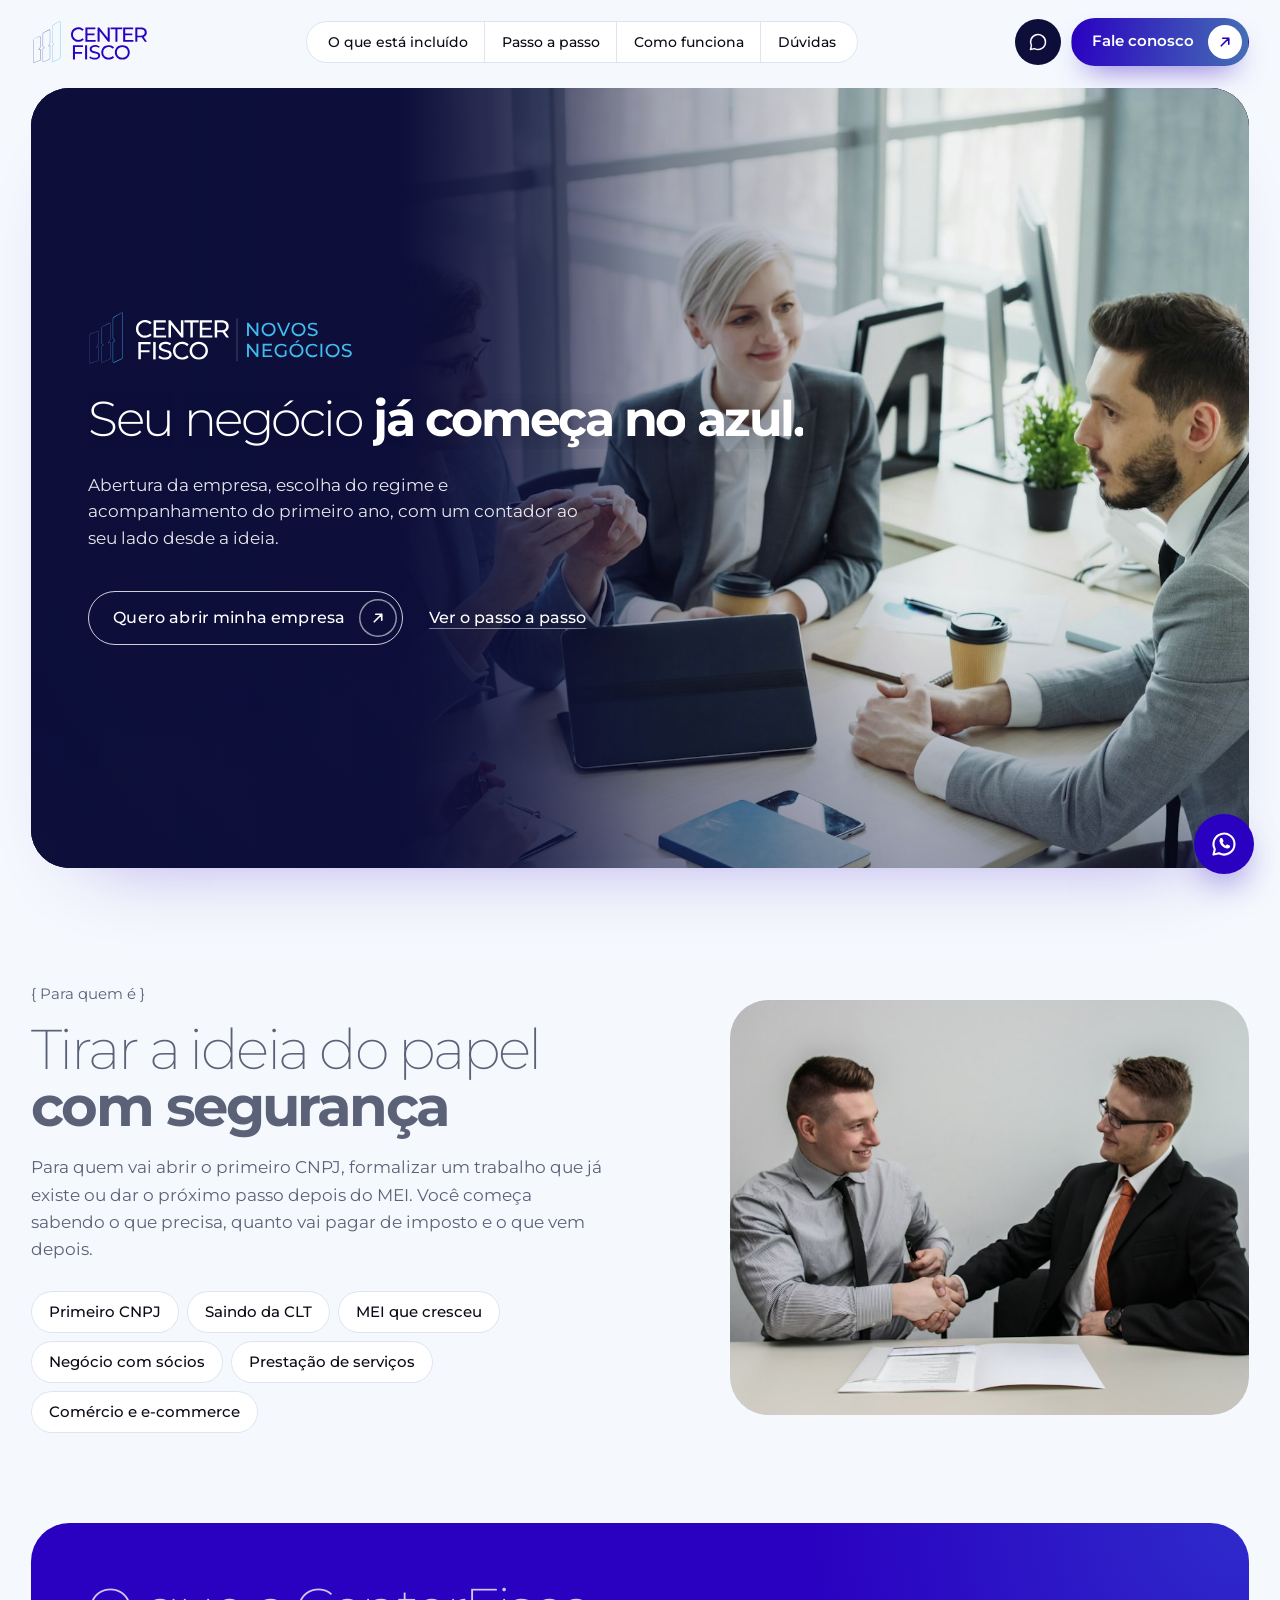
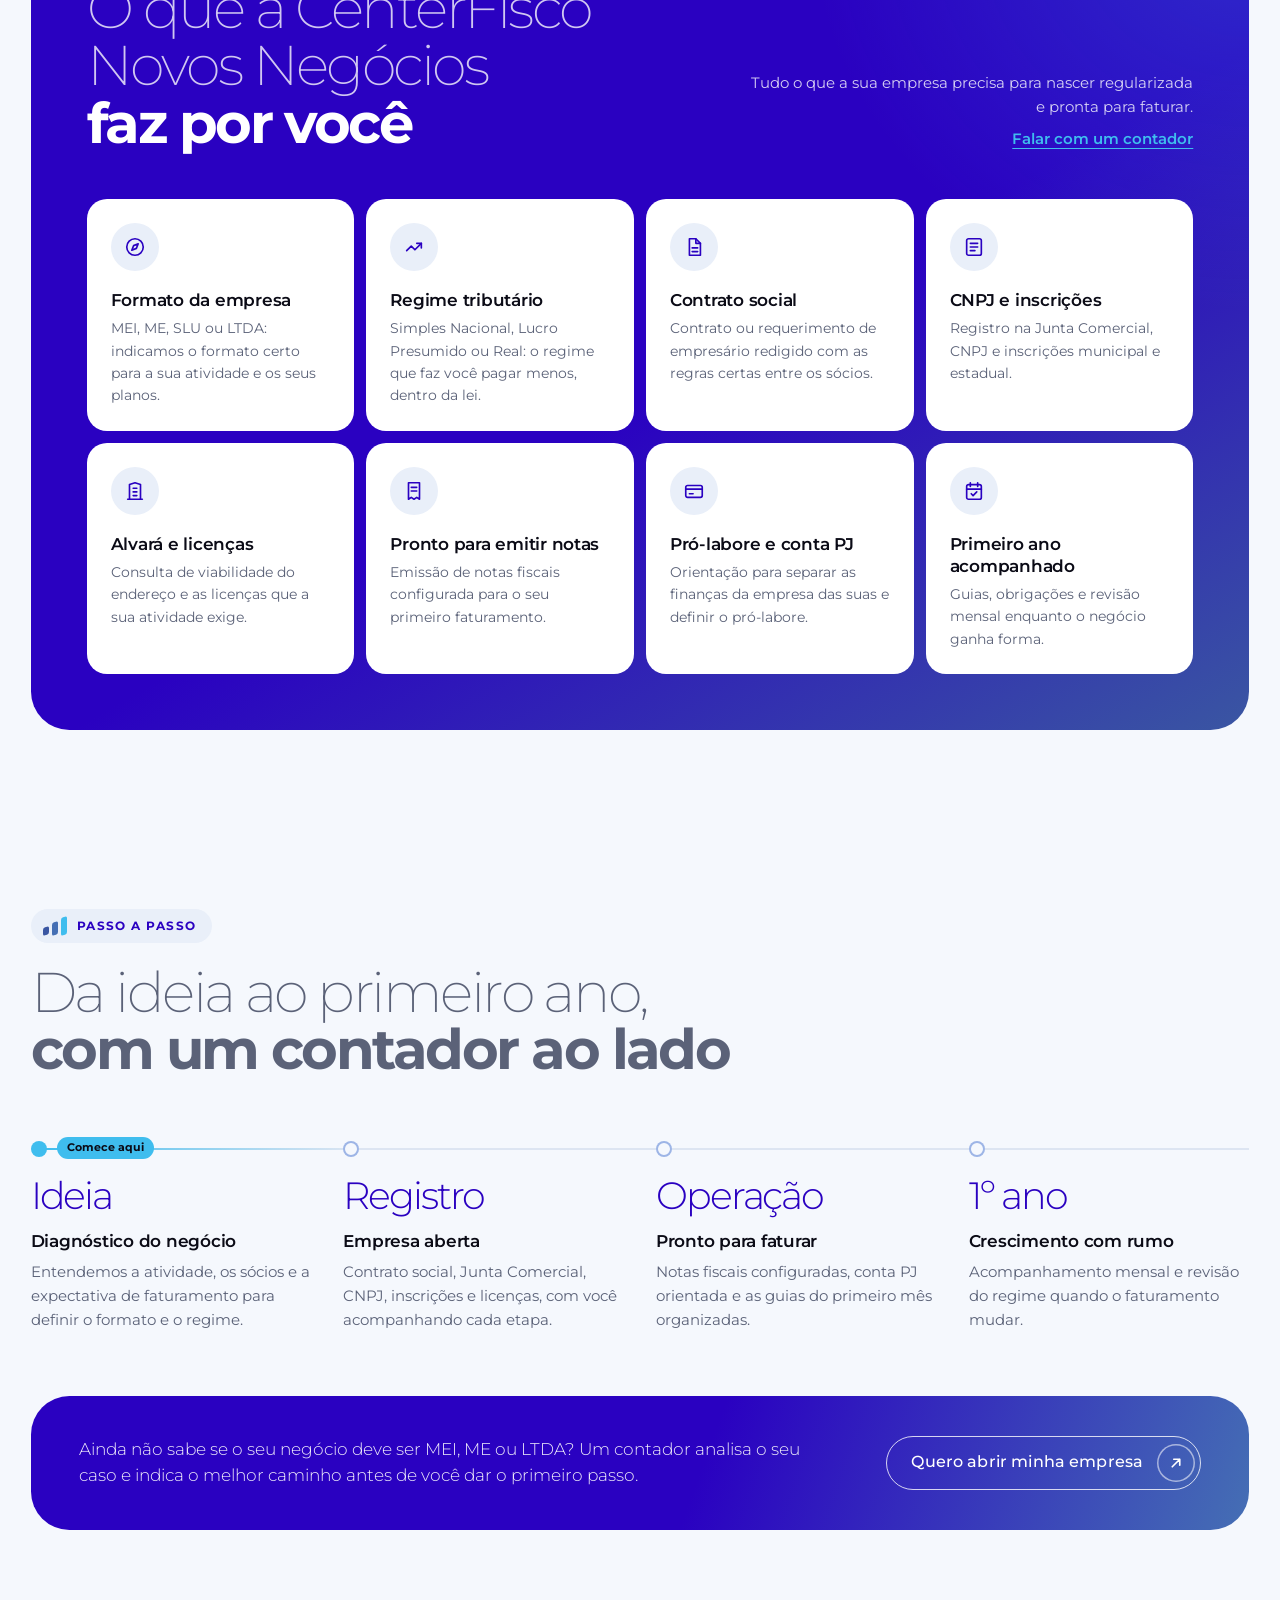
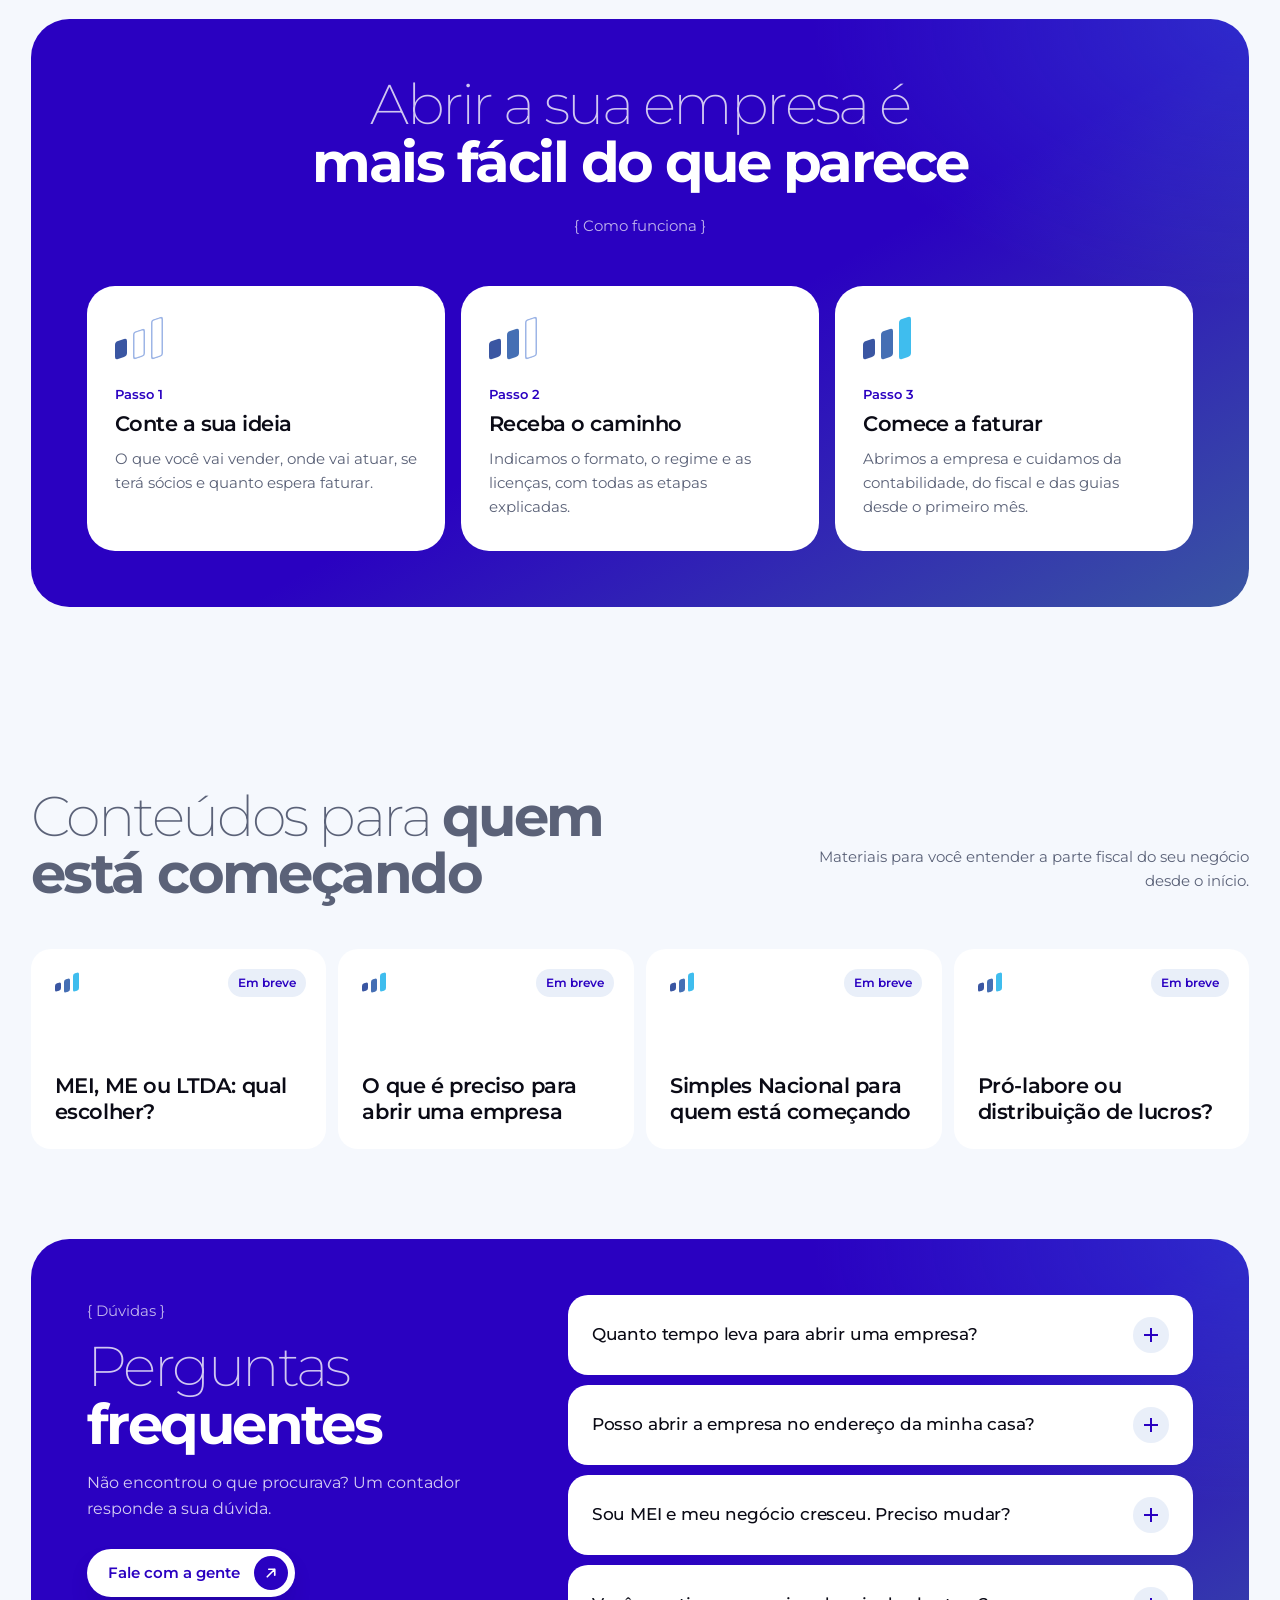
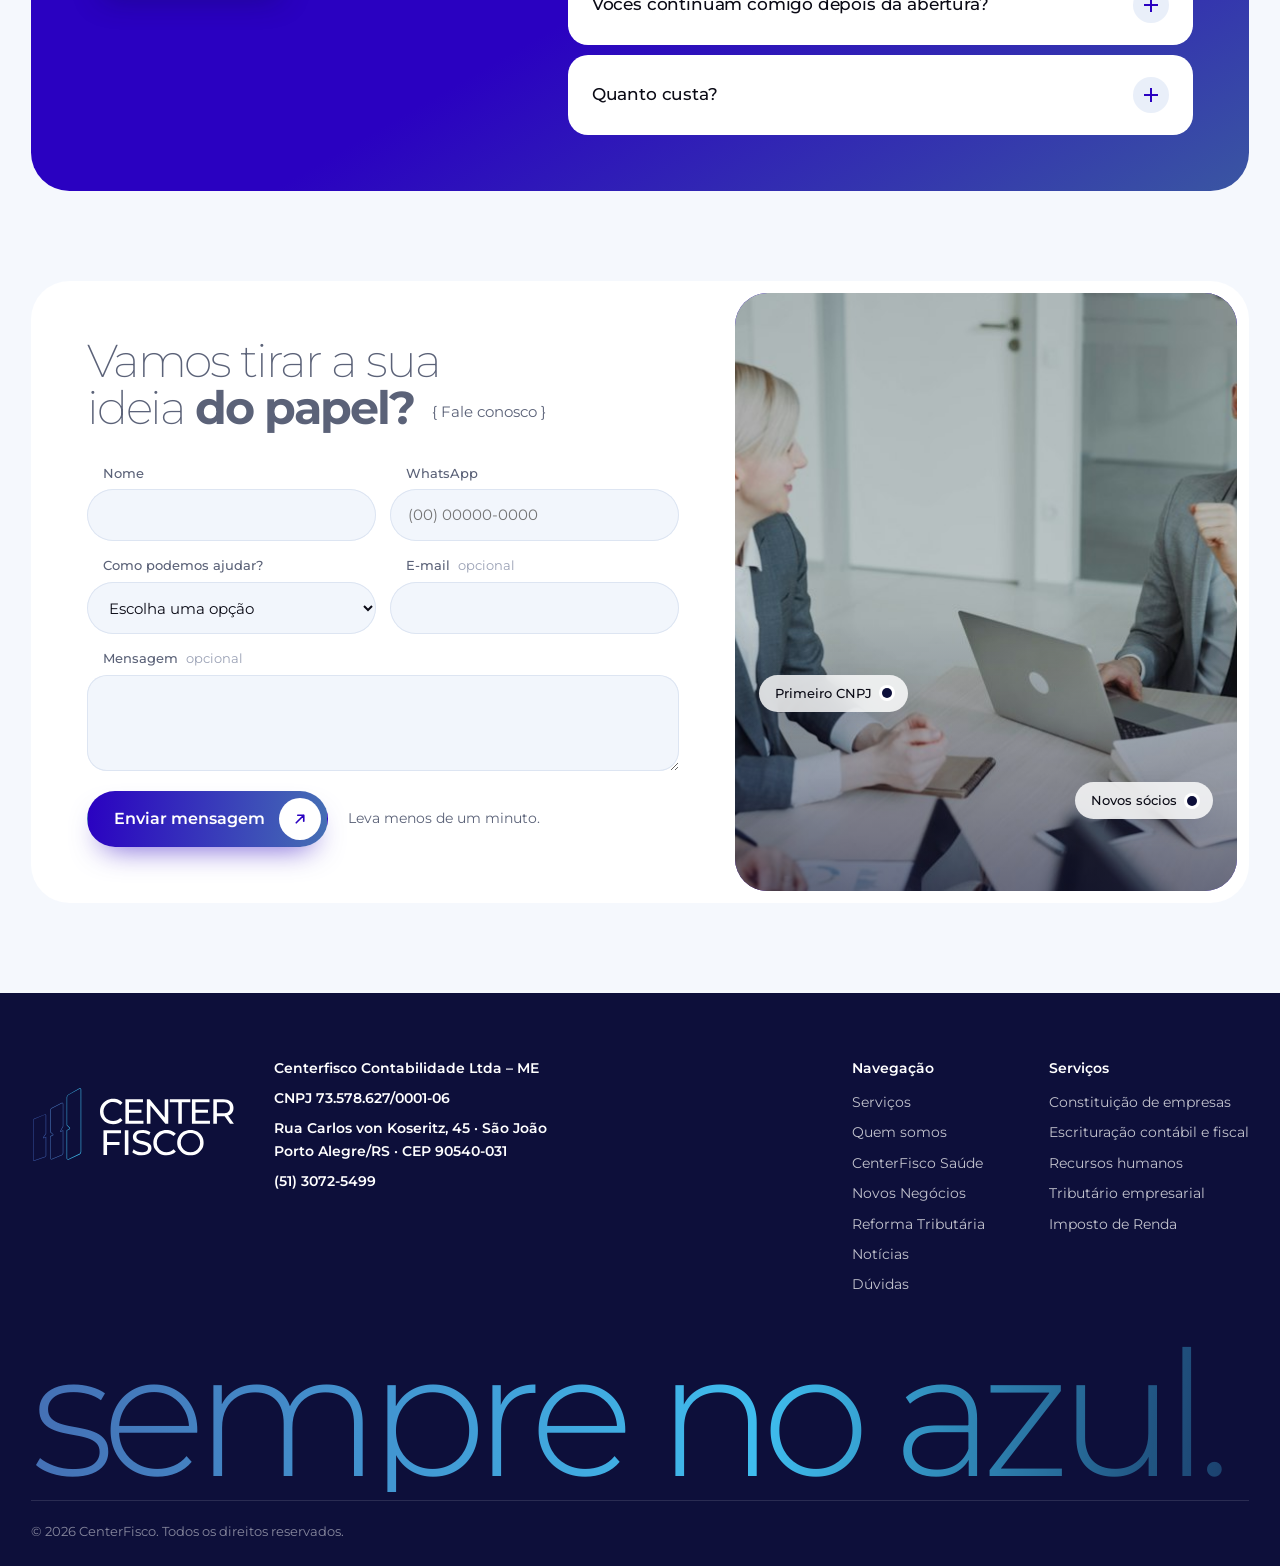
<file: negocios.html>
<!doctype html>
<html lang="pt-BR">
<head>
  <meta charset="utf-8">
  <meta name="viewport" content="width=device-width, initial-scale=1">
  <title>CenterFisco Novos Negócios | Abertura de empresa com contador</title>
  <meta name="description" content="Abertura de empresa com acompanhamento de um contador: formato, regime tributário, CNPJ, licenças e o primeiro ano do seu negócio.">
  <meta name="theme-color" content="#2a01c1">
  <meta property="og:type" content="website">
  <meta property="og:locale" content="pt_BR">
  <meta property="og:title" content="CenterFisco Novos Negócios">
  <meta property="og:description" content="Seu negócio já começa no azul.">
  <meta property="og:image" content="assets/img/hero-negocios.jpg">
  <link rel="alternate" type="application/rss+xml" title="CenterFisco · Notícias" href="feed.xml">
  <link rel="icon" href="assets/favicon.svg" type="image/svg+xml">
  <link rel="preconnect" href="https://fonts.googleapis.com">
  <link rel="preconnect" href="https://fonts.gstatic.com" crossorigin>
  <link rel="stylesheet" href="https://fonts.googleapis.com/css2?family=Montserrat:wght@200..800&display=swap">
  <link rel="preload" as="image" href="assets/img/hero-negocios.jpg">
  <link rel="stylesheet" href="css/styles.css?v=202609191827">
  <script>document.documentElement.classList.add('js')</script>
  <script type="application/ld+json">
  {
    "@context": "https://schema.org",
    "@type": "AccountingService",
    "name": "CenterFisco Novos Negócios",
    "alternateName": "Contamac",
    "legalName": "Centerfisco Contabilidade Ltda - ME",
    "taxID": "73.578.627/0001-06",
    "foundingDate": "1993-10-26",
    "telephone": "+55 51 3072-5499",
    "address": {
      "@type": "PostalAddress",
      "streetAddress": "Rua Carlos von Koseritz, 45",
      "addressLocality": "Porto Alegre",
      "addressRegion": "RS",
      "postalCode": "90540-031",
      "addressCountry": "BR"
    },
    "description": "Contabilidade para empresas, pessoas físicas e profissionais da saúde.",
    "slogan": "Seu negócio já começa no azul."
  }
  </script>
</head>
<body class="pagina-negocios">
  <a class="skip-link" href="#conteudo">Pular para o conteúdo</a>

  <!-- Ícones reutilizáveis -->
  <svg width="0" height="0" style="position:absolute" aria-hidden="true">
    <symbol id="i-seta" viewBox="0 0 24 24"><path d="M7 17 17 7M9 7h8v8"/></symbol>
    <symbol id="i-whats" viewBox="0 0 24 24"><path d="M21 12a9 9 0 0 1-13.2 7.95L3 21l1.1-4.6A9 9 0 1 1 21 12z"/></symbol>
    <symbol id="i-email" viewBox="0 0 24 24"><rect x="3" y="5" width="18" height="14" rx="2"/><path d="m3 7 9 6 9-6"/></symbol>
    <symbol id="i-tel" viewBox="0 0 24 24"><path d="M5 4h4l2 5-2.5 1.5a11 11 0 0 0 5 5L15 13l5 2v4a2 2 0 0 1-2 2A16 16 0 0 1 3 6a2 2 0 0 1 2-2"/></symbol>
    <symbol id="i-local" viewBox="0 0 24 24"><path d="M12 21s-7-6.2-7-11.5a7 7 0 0 1 14 0C19 14.8 12 21 12 21z"/><circle cx="12" cy="9.5" r="2.5"/></symbol>
    <symbol id="i-doc" viewBox="0 0 24 24"><path d="M7 3h7l5 5v13H7z"/><path d="M14 3v5h5M10 13h6M10 17h6"/></symbol>
    <symbol id="i-pessoa" viewBox="0 0 24 24"><circle cx="12" cy="8" r="4"/><path d="M4 21c1-4 4-6 8-6s7 2 8 6"/></symbol>
    <symbol id="i-guia" viewBox="0 0 24 24"><rect x="4" y="3" width="16" height="18" rx="2"/><path d="M8 8h8M8 12h8M8 16h5"/></symbol>
    <symbol id="i-nota" viewBox="0 0 24 24"><path d="M6 3h12v18l-3-2-3 2-3-2-3 2z"/><path d="M9 8h6M9 12h6"/></symbol>
    <symbol id="i-grafico" viewBox="0 0 24 24"><path d="m4 16 5-5 4 4 7-7"/><path d="M15 8h5v5"/></symbol>
    <symbol id="i-equipe" viewBox="0 0 24 24"><circle cx="9" cy="8" r="3.5"/><path d="M2.5 20c.8-3.5 3.4-5.5 6.5-5.5s5.7 2 6.5 5.5M16 4.5a3.5 3.5 0 0 1 0 7M18 14.8c1.9.8 3.1 2.5 3.5 5.2"/></symbol>
    <symbol id="i-convenio" viewBox="0 0 24 24"><path d="M12 21s-7-4.35-7-10a4 4 0 0 1 7-2.65A4 4 0 0 1 19 11c0 5.65-7 10-7 10z"/><path d="M12 9v5M9.5 11.5h5"/></symbol>
    <symbol id="i-escudo" viewBox="0 0 24 24"><path d="M12 3 5 6v5c0 4.5 3 8 7 10 4-2 7-5.5 7-10V6z"/><path d="m9 12 2 2 4-4"/></symbol>
    <symbol id="i-rumo" viewBox="0 0 24 24"><circle cx="12" cy="12" r="9"/><path d="m15.5 8.5-2 5-5 2 2-5z"/></symbol>
    <symbol id="i-predio" viewBox="0 0 24 24"><path d="M4 21h16M6 21V5l6-2 6 2v16"/><path d="M10 9h4M10 13h4M10 17h4"/></symbol>
    <symbol id="i-cartao" viewBox="0 0 24 24"><rect x="3" y="6" width="18" height="13" rx="2"/><path d="M3 10h18M7 15h4"/></symbol>
    <symbol id="i-calendario" viewBox="0 0 24 24"><rect x="4" y="5" width="16" height="16" rx="2"/><path d="M8 3v4M16 3v4M4 10h16"/><path d="m9 15 2 2 4-4"/></symbol>
  </svg>

  <header class="topo" data-header>
    <div class="container topo-inner">
      <a class="marca" href="index.html" aria-label="CenterFisco, voltar para a página inicial">
        <img src="assets/logo/centerfisco-positivo.svg" alt="" width="128" height="48">
      </a>
      <nav class="menu" id="menu" aria-label="Principal">
        <a href="#incluido">O que está incluído</a>
        <a href="#jornada">Passo a passo</a>
        <a href="#como-funciona">Como funciona</a>
        <a href="#duvidas">Dúvidas</a>
        <a class="btn btn-pill menu-cta" href="#contato">Fale conosco<span class="btn-icone"><svg><use href="#i-seta"/></svg></span></a>
      </nav>
      <div class="topo-acoes">
        <a class="icone-redondo" href="#contato" aria-label="Falar pelo WhatsApp"><svg><use href="#i-whats"/></svg></a>
        <a class="btn btn-pill btn-pequeno" href="#contato">Fale conosco<span class="btn-icone"><svg><use href="#i-seta"/></svg></span></a>
        <button class="menu-botao" type="button" aria-expanded="false" aria-controls="menu" data-nav-toggle>
          <span class="menu-linhas" aria-hidden="true"><i></i><i></i></span>
          <span class="visually-hidden">Abrir menu</span>
        </button>
      </div>
    </div>
  </header>

  <main id="conteudo">
    <!-- BANNER -->
    <section class="hero hero-saude hero-negocios" id="inicio">
      <div class="container">
        <div class="hero-cartao">
          <div class="hero-esq">
            <img class="marca-saude marca-negocios" src="assets/logo/centerfisco-negocios-negativo.svg" alt="CenterFisco Novos Negócios" width="728" height="147">
            <h1 class="hero-titulo hero-titulo-saude" data-split><span class="leve">Seu negócio</span> já começa no azul.</h1>
            <p class="hero-apoio">Abertura da empresa, escolha do regime e acompanhamento do primeiro ano, com um contador ao seu lado desde a ideia.</p>
            <div class="hero-acoes">
              <a class="btn btn-vazado-claro" href="#contato" data-plan="Abrir meu CNPJ">Quero abrir minha empresa<span class="btn-icone"><svg><use href="#i-seta"/></svg></span></a>
              <a class="link-claro" href="#jornada">Ver o passo a passo</a>
            </div>
          </div>
          <div class="hero-dir">
            <div class="painel-fotos">
              <div class="slide-foto is-active">
                <img class="fatia fatia-1" src="assets/img/hero-negocios.jpg" alt="Jovens executivos conversando em volta de uma mesa de reunião" width="1920" height="1080">
                <img class="fatia fatia-2" src="assets/img/hero-negocios.jpg" alt="" width="1920" height="1080" aria-hidden="true">
                <img class="fatia fatia-3" src="assets/img/hero-negocios.jpg" alt="" width="1920" height="1080" aria-hidden="true">
              </div>
              <span class="hero-veu" aria-hidden="true"></span>
            </div>
          </div>
        </div>
      </div>
    </section>

    <!-- PARA QUEM É -->
    <section class="secao" id="para-quem">
      <div class="container para-quem">
        <div data-reveal>
          <p class="chave">{ Para quem é }</p>
          <h2 class="titulo titulo-fino">Tirar a ideia do papel <strong>com segurança</strong></h2>
          <p class="para-quem-texto">Para quem vai abrir o primeiro CNPJ, formalizar um trabalho que já existe ou dar o próximo passo depois do MEI. Você começa sabendo o que precisa, quanto vai pagar de imposto e o que vem depois.</p>
          <ul class="publico">
            <li>Primeiro CNPJ</li><li>Saindo da CLT</li><li>MEI que cresceu</li><li>Negócio com sócios</li><li>Prestação de serviços</li><li>Comércio e e-commerce</li>
          </ul>
        </div>
        <figure class="para-quem-foto" data-reveal>
          <img src="assets/img/servico-constituicao.jpg" alt="Sócios apertando as mãos na assinatura do contrato" width="900" height="600" loading="lazy">
        </figure>
      </div>
    </section>

    <!-- O QUE ESTÁ INCLUÍDO -->
    <section class="secao secao-sem-topo" id="incluido">
      <div class="container">
        <div class="painel-claro painel-azul">
          <header class="cabeca" data-reveal>
            <h2 class="titulo titulo-fino">O que a CenterFisco Novos Negócios <strong>faz por você</strong></h2>
            <div class="cabeca-lado">
              <p>Tudo o que a sua empresa precisa para nascer regularizada e pronta para faturar.</p>
              <a class="link-sublinhado" href="#contato">Falar com um contador</a>
            </div>
          </header>
          <ul class="beneficios" data-carrossel>
          <li class="beneficio" data-reveal>
            <span class="beneficio-icone" aria-hidden="true"><svg><use href="#i-rumo"/></svg></span>
            <h3>Formato da empresa</h3>
            <p>MEI, ME, SLU ou LTDA: indicamos o formato certo para a sua atividade e os seus planos.</p>
          </li>
          <li class="beneficio" data-reveal>
            <span class="beneficio-icone" aria-hidden="true"><svg><use href="#i-grafico"/></svg></span>
            <h3>Regime tributário</h3>
            <p>Simples Nacional, Lucro Presumido ou Real: o regime que faz você pagar menos, dentro da lei.</p>
          </li>
          <li class="beneficio" data-reveal>
            <span class="beneficio-icone" aria-hidden="true"><svg><use href="#i-doc"/></svg></span>
            <h3>Contrato social</h3>
            <p>Contrato ou requerimento de empresário redigido com as regras certas entre os sócios.</p>
          </li>
          <li class="beneficio" data-reveal>
            <span class="beneficio-icone" aria-hidden="true"><svg><use href="#i-guia"/></svg></span>
            <h3>CNPJ e inscrições</h3>
            <p>Registro na Junta Comercial, CNPJ e inscrições municipal e estadual.</p>
          </li>
          <li class="beneficio" data-reveal>
            <span class="beneficio-icone" aria-hidden="true"><svg><use href="#i-predio"/></svg></span>
            <h3>Alvará e licenças</h3>
            <p>Consulta de viabilidade do endereço e as licenças que a sua atividade exige.</p>
          </li>
          <li class="beneficio" data-reveal>
            <span class="beneficio-icone" aria-hidden="true"><svg><use href="#i-nota"/></svg></span>
            <h3>Pronto para emitir notas</h3>
            <p>Emissão de notas fiscais configurada para o seu primeiro faturamento.</p>
          </li>
          <li class="beneficio" data-reveal>
            <span class="beneficio-icone" aria-hidden="true"><svg><use href="#i-cartao"/></svg></span>
            <h3>Pró-labore e conta PJ</h3>
            <p>Orientação para separar as finanças da empresa das suas e definir o pró-labore.</p>
          </li>
          <li class="beneficio" data-reveal>
            <span class="beneficio-icone" aria-hidden="true"><svg><use href="#i-calendario"/></svg></span>
            <h3>Primeiro ano acompanhado</h3>
            <p>Guias, obrigações e revisão mensal enquanto o negócio ganha forma.</p>
          </li>
          </ul>
        </div>
      </div>
    </section>

    <!-- PASSO A PASSO -->
    <section class="secao" id="jornada">
      <div class="container">
        <div class="reforma-topo" data-reveal>
          <p class="cartola"><span class="barras" aria-hidden="true"><i></i><i></i><i></i></span>Passo a passo</p>
          <h2 class="titulo titulo-fino">Da ideia ao primeiro ano, <strong>com um contador ao lado</strong></h2>
        </div>
        <ol class="trilha" data-reveal>
          <li class="agora">
            <span class="trilha-marco" aria-hidden="true"></span><span class="trilha-aqui">Comece aqui</span>
            <strong>Ideia</strong>
            <h3>Diagnóstico do negócio</h3>
            <p>Entendemos a atividade, os sócios e a expectativa de faturamento para definir o formato e o regime.</p>
          </li>
          <li>
            <span class="trilha-marco" aria-hidden="true"></span>
            <strong>Registro</strong>
            <h3>Empresa aberta</h3>
            <p>Contrato social, Junta Comercial, CNPJ, inscrições e licenças, com você acompanhando cada etapa.</p>
          </li>
          <li>
            <span class="trilha-marco" aria-hidden="true"></span>
            <strong>Operação</strong>
            <h3>Pronto para faturar</h3>
            <p>Notas fiscais configuradas, conta PJ orientada e as guias do primeiro mês organizadas.</p>
          </li>
          <li>
            <span class="trilha-marco" aria-hidden="true"></span>
            <strong>1º ano</strong>
            <h3>Crescimento com rumo</h3>
            <p>Acompanhamento mensal e revisão do regime quando o faturamento mudar.</p>
          </li>
        </ol>
        <div class="reforma-rodape" data-reveal>
          <p>Ainda não sabe se o seu negócio deve ser MEI, ME ou LTDA? Um contador analisa o seu caso e indica o melhor caminho antes de você dar o primeiro passo.</p>
          <a class="btn btn-vazado-claro" href="#contato" data-plan="Abrir meu CNPJ">Quero abrir minha empresa<span class="btn-icone"><svg><use href="#i-seta"/></svg></span></a>
        </div>
      </div>
    </section>

    <!-- COMO FUNCIONA -->
    <section class="secao secao-sem-topo" id="como-funciona">
      <div class="container">
        <div class="painel-claro painel-azul">
        <header class="cabeca cabeca-centro" data-reveal>
          <h2 class="titulo titulo-fino">Abrir a sua empresa é <strong>mais fácil do que parece</strong></h2>
          <p class="chave">{ Como funciona }</p>
        </header>
        <ol class="passos">
          <li class="passo" data-reveal>
            <span class="barras barras-1" aria-hidden="true"><i></i><i></i><i></i></span>
            <span class="passo-num">Passo 1</span>
            <h3>Conte a sua ideia</h3>
            <p>O que você vai vender, onde vai atuar, se terá sócios e quanto espera faturar.</p>
          </li>
          <li class="passo" data-reveal>
            <span class="barras barras-2" aria-hidden="true"><i></i><i></i><i></i></span>
            <span class="passo-num">Passo 2</span>
            <h3>Receba o caminho</h3>
            <p>Indicamos o formato, o regime e as licenças, com todas as etapas explicadas.</p>
          </li>
          <li class="passo" data-reveal>
            <span class="barras barras-3" aria-hidden="true"><i></i><i></i><i></i></span>
            <span class="passo-num">Passo 3</span>
            <h3>Comece a faturar</h3>
            <p>Abrimos a empresa e cuidamos da contabilidade, do fiscal e das guias desde o primeiro mês.</p>
          </li>
        </ol>
        </div>
      </div>
    </section>

    <!-- CONTEÚDOS -->
    <section class="secao" id="conteudos">
      <div class="container">
        <header class="cabeca" data-reveal>
          <h2 class="titulo titulo-fino">Conteúdos para <strong>quem está começando</strong></h2>
          <div class="cabeca-lado"><p>Materiais para você entender a parte fiscal do seu negócio desde o início.</p></div>
        </header>
        <ul class="materiais" data-carrossel>
          <li class="material" data-reveal>
            <span class="material-selo">Em breve</span>
            <span class="barras" aria-hidden="true"><i></i><i></i><i></i></span>
            <h3>MEI, ME ou LTDA: qual escolher?</h3>
          </li>
          <li class="material" data-reveal>
            <span class="material-selo">Em breve</span>
            <span class="barras" aria-hidden="true"><i></i><i></i><i></i></span>
            <h3>O que é preciso para abrir uma empresa</h3>
          </li>
          <li class="material" data-reveal>
            <span class="material-selo">Em breve</span>
            <span class="barras" aria-hidden="true"><i></i><i></i><i></i></span>
            <h3>Simples Nacional para quem está começando</h3>
          </li>
          <li class="material" data-reveal>
            <span class="material-selo">Em breve</span>
            <span class="barras" aria-hidden="true"><i></i><i></i><i></i></span>
            <h3>Pró-labore ou distribuição de lucros?</h3>
          </li>
        </ul>
      </div>
    </section>

    <!-- DÚVIDAS -->
    <section class="secao secao-sem-topo" id="duvidas">
      <div class="container">
        <div class="painel-claro faq-bloco painel-azul">
          <header class="faq-cabeca" data-reveal>
            <p class="chave">{ Dúvidas }</p>
            <h2 class="titulo titulo-fino">Perguntas <strong>frequentes</strong></h2>
            <p class="faq-apoio">Não encontrou o que procurava? Um contador responde a sua dúvida.</p>
            <a class="btn btn-pill btn-pequeno btn-branco" href="#contato">Fale com a gente<span class="btn-icone"><svg><use href="#i-seta"/></svg></span></a>
          </header>
          <div class="faq" data-reveal>
            <details class="faq-item">
              <summary>Quanto tempo leva para abrir uma empresa?</summary>
              <p>Depende do formato, da cidade e das licenças que a atividade exige. No diagnóstico, mostramos todas as etapas e o que cada uma precisa.</p>
            </details>
            <details class="faq-item">
              <summary>Posso abrir a empresa no endereço da minha casa?</summary>
              <p>Em muitos casos, sim. Antes do registro, consultamos na prefeitura se a sua atividade pode funcionar no endereço escolhido.</p>
            </details>
            <details class="faq-item">
              <summary>Sou MEI e meu negócio cresceu. Preciso mudar?</summary>
              <p>Se o faturamento ou a atividade passarem dos limites do MEI, é preciso migrar para microempresa. Cuidamos da transição sem interromper o seu negócio.</p>
            </details>
            <details class="faq-item">
              <summary>Vocês continuam comigo depois da abertura?</summary>
              <p>Sim. O primeiro ano é acompanhado de perto, e a CenterFisco segue como a contabilidade da sua empresa.</p>
            </details>
            <details class="faq-item">
              <summary>Quanto custa?</summary>
              <p>O valor depende do formato da empresa e da atividade. Fale com a gente e receba uma proposta para o seu caso.</p>
            </details>
          </div>
        </div>
      </div>
    </section>

    <!-- CONTATO -->
    <section class="secao secao-sem-topo" id="contato">
      <div class="container">
        <div class="contato">
          <div class="contato-form-lado" data-reveal>
            <h2 class="titulo titulo-fino">Vamos tirar a sua ideia <strong>do papel?</strong> <span class="chave">{ Fale conosco }</span></h2>
            <form class="form" data-contact-form novalidate>
              <div class="campo">
                <label for="f-nome">Nome</label>
                <input id="f-nome" name="nome" type="text" autocomplete="name" required>
              </div>
              <div class="campo">
                <label for="f-telefone">WhatsApp</label>
                <input id="f-telefone" name="telefone" type="tel" autocomplete="tel" inputmode="tel" placeholder="(00) 00000-0000" required>
              </div>
              <div class="campo">
                <label for="f-assunto">Como podemos ajudar?</label>
                <select id="f-assunto" name="assunto" required>
                  <option value="">Escolha uma opção</option>
                  <option>Abrir meu CNPJ</option>
                  <option>Sou MEI e quero crescer</option>
                  <option>Abrir empresa com sócios</option>
                  <option>Outro assunto</option>
                </select>
              </div>
              <div class="campo">
                <label for="f-email">E-mail <span class="opcional">opcional</span></label>
                <input id="f-email" name="email" type="email" autocomplete="email">
              </div>
              <div class="campo campo-largo">
                <label for="f-mensagem">Mensagem <span class="opcional">opcional</span></label>
                <textarea id="f-mensagem" name="mensagem" rows="3"></textarea>
              </div>
              <div class="form-rodape">
                <button class="btn btn-pill" type="submit">Enviar mensagem<span class="btn-icone"><svg><use href="#i-seta"/></svg></span></button>
                <p class="form-status" role="status" aria-live="polite" data-form-status>Leva menos de um minuto.</p>
              </div>
            </form>
          </div>
          <div class="contato-painel" data-reveal>
            <img src="assets/img/negocios-equipe.jpg" alt="Jovens executivos em reunião com notebooks" width="900" height="600" loading="lazy">
            <span class="painel-veu" aria-hidden="true"></span>
            <span class="etiqueta et-c1" aria-hidden="true">Primeiro CNPJ</span>
            <span class="etiqueta et-c2" aria-hidden="true">Novos sócios</span>
          </div>
        </div>
      </div>
    </section>
  </main>

  <footer class="rodape">
    <div class="container">
      <div class="rodape-cartao">
        <div class="rodape-meio">
          <div class="rodape-esq">
            <a class="rodape-logo" href="index.html" aria-label="CenterFisco, página inicial"><img src="assets/logo/centerfisco-negativo.svg" alt="CenterFisco" width="230" height="87"></a>
            <address class="rodape-links rodape-empresa">
              <span>Centerfisco Contabilidade Ltda – ME</span>
              <span>CNPJ 73.578.627/0001-06</span>
              <a href="https://www.google.com/maps/search/?api=1&amp;query=Rua+Carlos+von+Koseritz+45+Porto+Alegre+RS" target="_blank" rel="noopener">Rua Carlos von Koseritz, 45 · São João<br>Porto Alegre/RS · CEP 90540-031</a>
              <a href="tel:+555130725499">(51) 3072-5499</a>
            </address>
          </div>
          <div class="rodape-dir">
            <nav class="rodape-links" aria-label="Rodapé">
              <p>Navegação</p>
              <a href="index.html#servicos">Serviços</a>
              <a href="index.html#por-que">Quem somos</a>
              <a href="saude.html">CenterFisco Saúde</a>
              <a href="negocios.html">Novos Negócios</a>
              <a href="index.html#reforma">Reforma Tributária</a>
              <a href="noticias.html">Notícias</a>
              <a href="index.html#duvidas">Dúvidas</a>
            </nav>
            <div class="rodape-links">
              <p>Serviços</p>
              <span>Constituição de empresas</span>
              <span>Escrituração contábil e fiscal</span>
              <span>Recursos humanos</span>
              <span>Tributário empresarial</span>
              <span>Imposto de Renda</span>
            </div>
          </div>
        </div>
        <p class="rodape-gigante" aria-hidden="true">sempre no azul.</p>
        <p class="rodape-legal">© 2026 CenterFisco. Todos os direitos reservados.</p>
      </div>
    </div>
  </footer>

  <a class="whats-flutuante" href="https://wa.me/5551993649044?text=Ol%C3%A1%2C%20CenterFisco!%20Vim%20pelo%20site." target="_blank" rel="noopener" aria-label="Falar com a CenterFisco pelo WhatsApp">
    <svg viewBox="0 0 24 24" aria-hidden="true"><path class="wf-balao" d="M21 12a9 9 0 0 1-13.2 7.95L3 21l1.1-4.6A9 9 0 1 1 21 12z"/><path class="wf-fone" d="M8.6 7.4c.3-.5.6-.5.9-.5h.6c.2 0 .4 0 .6.5l.8 1.9c.1.2.1.4 0 .6l-.5.7c-.1.2-.2.3 0 .6.5.9 1.2 1.6 2 2.1.3.2.5.1.6 0l.7-.8c.2-.2.4-.2.6-.1l1.9.9c.2.1.4.2.4.4 0 .5-.1 1.1-.5 1.5-.5.5-1.3.8-2 .7-1.6-.2-3.1-1-4.3-2.2-1.2-1.2-2-2.7-2.3-4.3-.1-.6.1-1.1.5-1.5z"/></svg>
    <span>Fale no WhatsApp</span>
  </a>

  <script src="js/main.js?v=202609191827" defer></script>
</body>
</html>
</file>
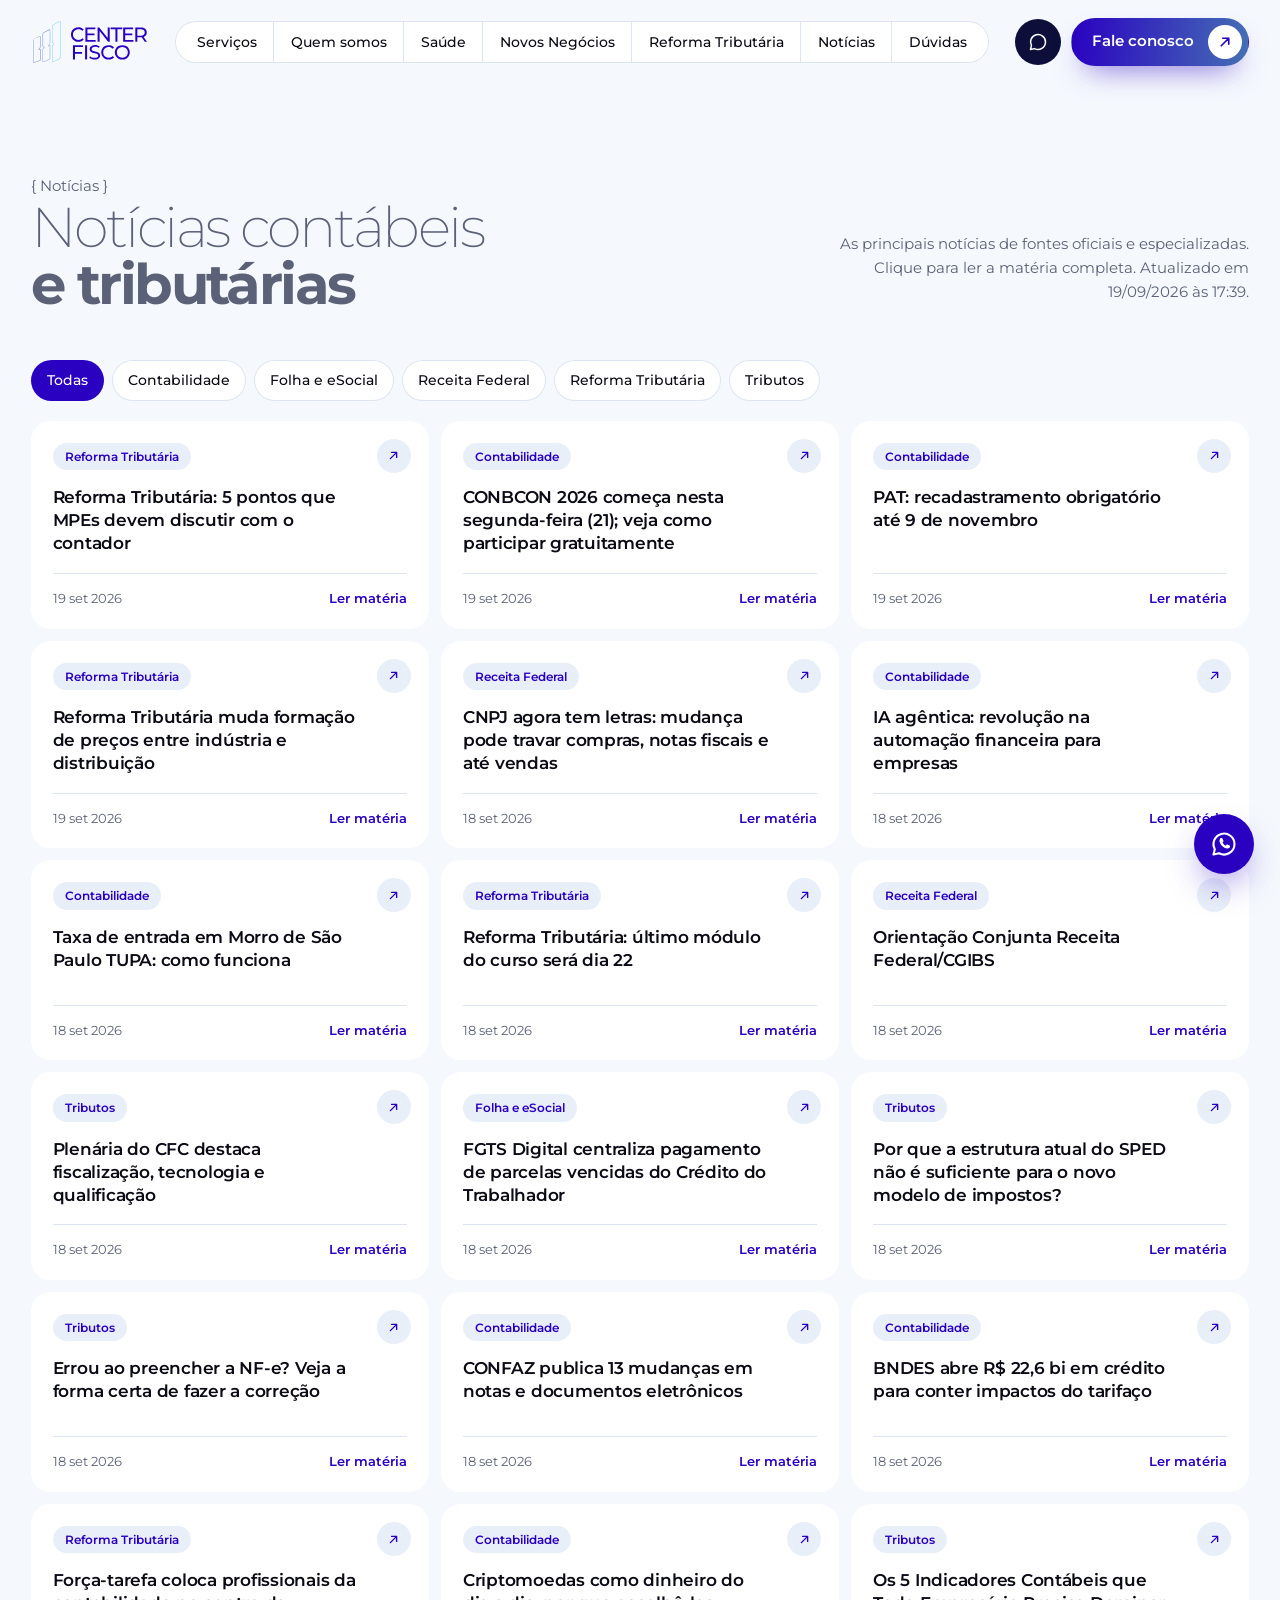
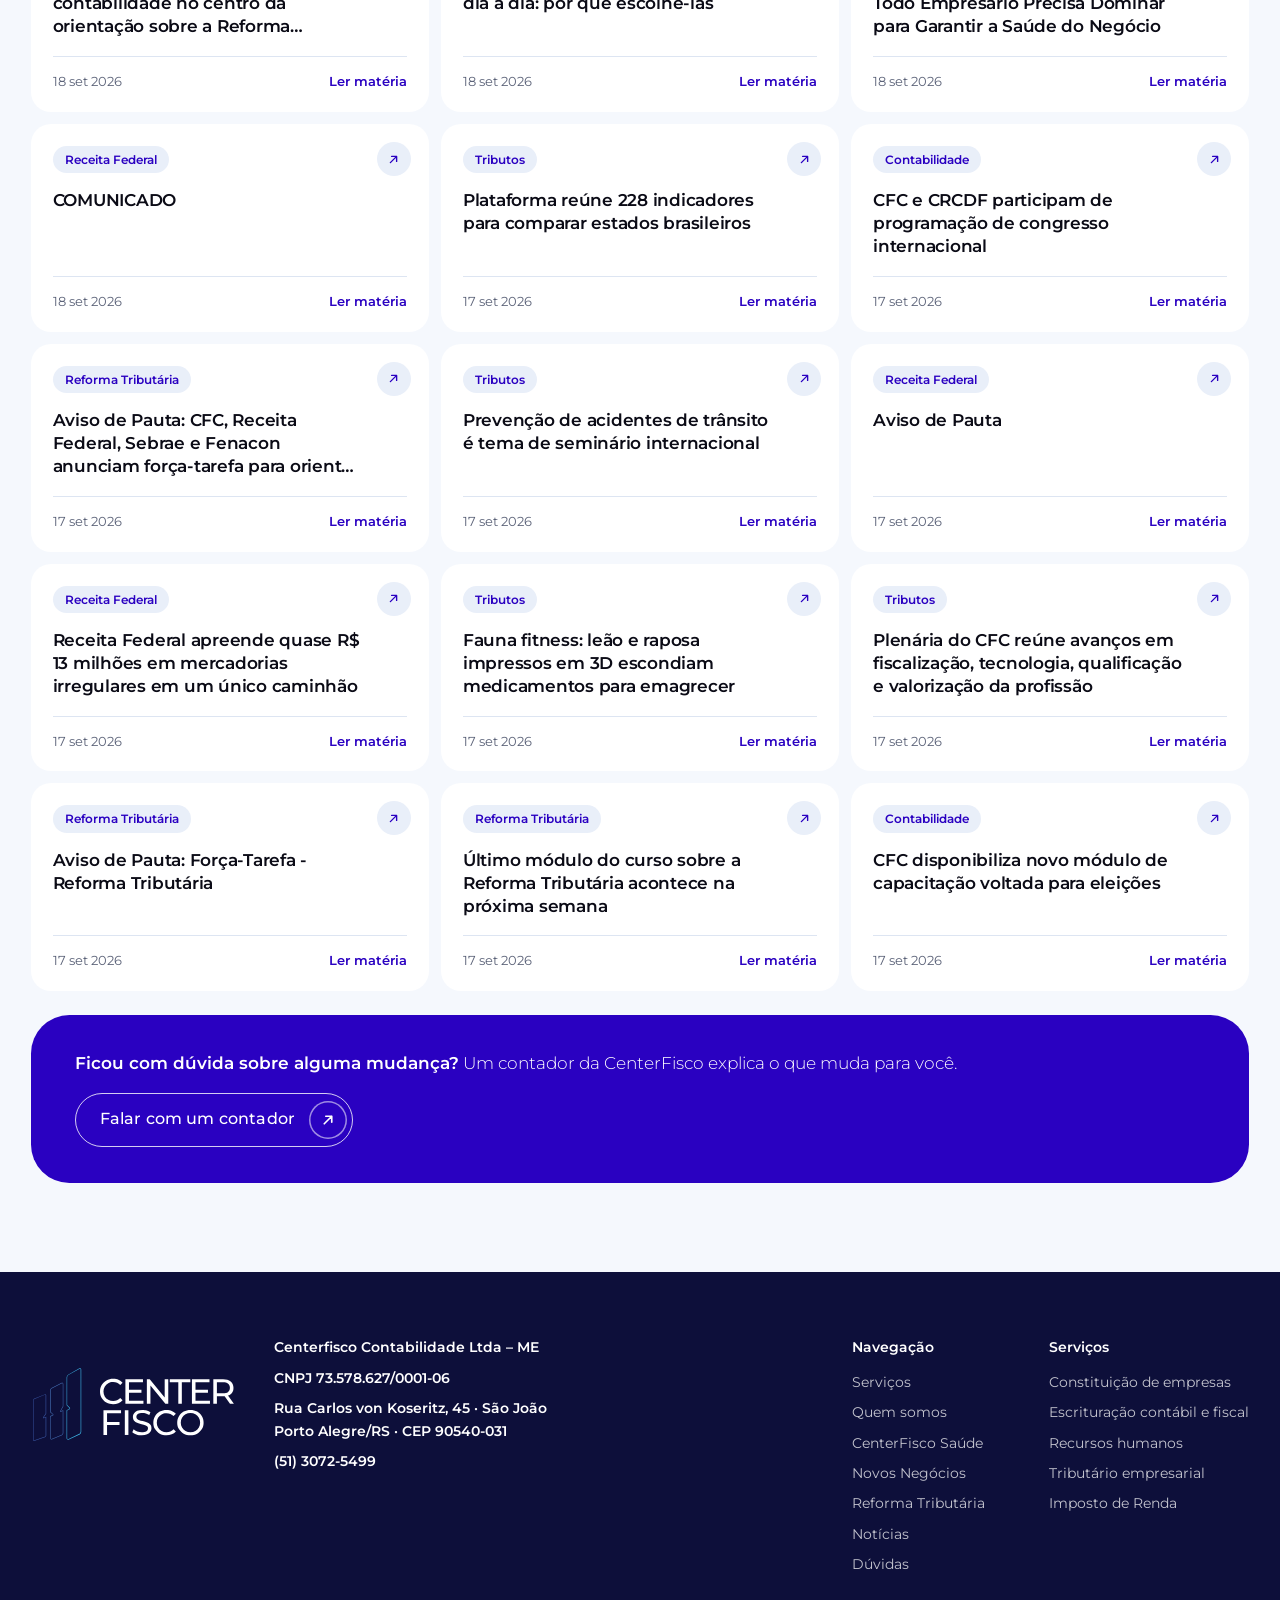
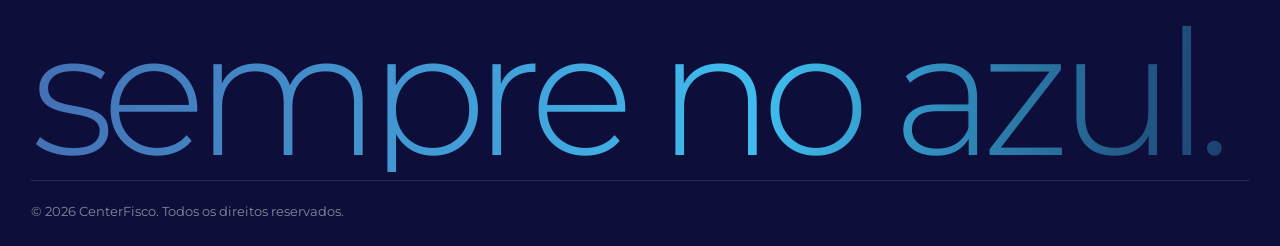
<file: noticias.html>
<!doctype html>
<html lang="pt-BR">
<head>
  <meta charset="utf-8">
  <meta name="viewport" content="width=device-width, initial-scale=1">
  <title>Notícias contábeis e tributárias | CenterFisco</title>
  <meta name="description" content="Últimas notícias sobre contabilidade, tributos, Imposto de Renda, eSocial e Reforma Tributária, reunidas pela CenterFisco.">
  <meta name="theme-color" content="#2a01c1">
  <meta property="og:type" content="website">
  <meta property="og:locale" content="pt_BR">
  <meta property="og:title" content="Notícias contábeis e tributárias | CenterFisco">
  <meta property="og:description" content="30 anos de contabilidade para empresas, pessoas físicas e profissionais da saúde. A CenterFisco é a nova marca da Contamac.">
  <meta property="og:image" content="assets/img/hero-consultoria.jpg">
  <link rel="alternate" type="application/rss+xml" title="CenterFisco · Notícias" href="feed.xml">
  <link rel="icon" href="assets/favicon.svg" type="image/svg+xml">
  <link rel="preconnect" href="https://fonts.googleapis.com">
  <link rel="preconnect" href="https://fonts.gstatic.com" crossorigin>
  <link rel="stylesheet" href="https://fonts.googleapis.com/css2?family=Montserrat:wght@200..800&display=swap">
  <link rel="preload" as="image" href="assets/img/hero-consultoria.jpg">
  <link rel="stylesheet" href="css/styles.css?v=202609191827">
  <script>document.documentElement.classList.add('js')</script>
  <script type="application/ld+json">
  {
    "@context": "https://schema.org",
    "@type": "AccountingService",
    "name": "CenterFisco",
    "alternateName": "Contamac",
    "legalName": "Centerfisco Contabilidade Ltda - ME",
    "taxID": "73.578.627/0001-06",
    "foundingDate": "1993-10-26",
    "telephone": "+55 51 3072-5499",
    "address": {
      "@type": "PostalAddress",
      "streetAddress": "Rua Carlos von Koseritz, 45",
      "addressLocality": "Porto Alegre",
      "addressRegion": "RS",
      "postalCode": "90540-031",
      "addressCountry": "BR"
    },
    "description": "Contabilidade para empresas, pessoas físicas e profissionais da saúde.",
    "slogan": "A sua contabilidade sempre no azul."
  }
  </script>
</head>
<body>
  <a class="skip-link" href="#conteudo">Pular para o conteúdo</a>

  <!-- Ícones reutilizáveis -->
  <svg width="0" height="0" style="position:absolute" aria-hidden="true">
    <symbol id="i-seta" viewBox="0 0 24 24"><path d="M7 17 17 7M9 7h8v8"/></symbol>
    <symbol id="i-whats" viewBox="0 0 24 24"><path d="M21 12a9 9 0 0 1-13.2 7.95L3 21l1.1-4.6A9 9 0 1 1 21 12z"/></symbol>
    <symbol id="i-email" viewBox="0 0 24 24"><rect x="3" y="5" width="18" height="14" rx="2"/><path d="m3 7 9 6 9-6"/></symbol>
    <symbol id="i-tel" viewBox="0 0 24 24"><path d="M5 4h4l2 5-2.5 1.5a11 11 0 0 0 5 5L15 13l5 2v4a2 2 0 0 1-2 2A16 16 0 0 1 3 6a2 2 0 0 1 2-2"/></symbol>
    <symbol id="i-local" viewBox="0 0 24 24"><path d="M12 21s-7-6.2-7-11.5a7 7 0 0 1 14 0C19 14.8 12 21 12 21z"/><circle cx="12" cy="9.5" r="2.5"/></symbol>
  </svg>

  <header class="topo" data-header>
    <div class="container topo-inner">
      <a class="marca" href="index.html#inicio" aria-label="CenterFisco, início">
        <img src="assets/logo/centerfisco-positivo.svg" alt="" width="128" height="48">
      </a>
      <nav class="menu" id="menu" aria-label="Principal">
        <a href="index.html#servicos">Serviços</a>
        <a href="index.html#por-que">Quem somos</a>
        <a href="saude.html">Saúde</a>
        <a href="negocios.html">Novos Negócios</a>
        <a href="index.html#reforma">Reforma Tributária</a>
        <a href="noticias.html">Notícias</a>
        <a href="index.html#duvidas">Dúvidas</a>
        <a class="btn btn-pill menu-cta" href="index.html#contato">Fale conosco<span class="btn-icone"><svg><use href="#i-seta"/></svg></span></a>
      </nav>
      <div class="topo-acoes">
        <a class="icone-redondo" href="index.html#contato" aria-label="Falar pelo WhatsApp"><svg><use href="#i-whats"/></svg></a>
        <a class="btn btn-pill btn-pequeno" href="index.html#contato">Fale conosco<span class="btn-icone"><svg><use href="#i-seta"/></svg></span></a>
        <button class="menu-botao" type="button" aria-expanded="false" aria-controls="menu" data-nav-toggle>
          <span class="menu-linhas" aria-hidden="true"><i></i><i></i></span>
          <span class="visually-hidden">Abrir menu</span>
        </button>
      </div>
    </div>
  </header>

  <main id="conteudo">
    <section class="secao" id="noticias">
      <div class="container">
        <header class="cabeca" data-reveal>
          <div>
            <p class="chave">{ Notícias }</p>
            <h1 class="titulo titulo-fino">Notícias contábeis <strong>e tributárias</strong></h1>
          </div>
          <div class="cabeca-lado">
            <p>As principais notícias de fontes oficiais e especializadas. Clique para ler a matéria completa. Atualizado em 19/09/2026 às 17:39.</p>
          </div>
        </header>
        <div class="filtros" role="group" aria-label="Filtrar por tema" data-filtros>
            <button type="button" class="filtro" data-filtro="" aria-pressed="true">Todas</button>
            <button type="button" class="filtro" data-filtro="Contabilidade" aria-pressed="false">Contabilidade</button>
            <button type="button" class="filtro" data-filtro="Folha e eSocial" aria-pressed="false">Folha e eSocial</button>
            <button type="button" class="filtro" data-filtro="Receita Federal" aria-pressed="false">Receita Federal</button>
            <button type="button" class="filtro" data-filtro="Reforma Tributária" aria-pressed="false">Reforma Tributária</button>
            <button type="button" class="filtro" data-filtro="Tributos" aria-pressed="false">Tributos</button>
        </div>
        <ul class="noticias noticias-pagina" data-lista-noticias>
          <li class="noticia" data-categoria="Reforma Tributária">
            <a href="https://www.contabeis.com.br/noticias/79462/reforma-tributaria-5-pontos-que-mpes-devem-discutir-com-o-contador/" target="_blank" rel="noopener" title="Ler no site Contábeis">
              <span class="noticia-categoria">Reforma Tributária</span>
              <h3>Reforma Tributária: 5 pontos que MPEs devem discutir com o contador</h3>
              <span class="noticia-rodape"><time datetime="2026-09-19">19 set 2026</time><span>Ler matéria</span></span>
              <span class="noticia-seta" aria-hidden="true"><svg><use href="#i-seta"/></svg></span>
            </a>
          </li>
          <li class="noticia" data-categoria="Contabilidade">
            <a href="https://www.contabeis.com.br/noticias/79500/conbcon-2026-comeca-nesta-segunda-feira-21-veja-como-participar-gratuitamente/" target="_blank" rel="noopener" title="Ler no site Contábeis">
              <span class="noticia-categoria">Contabilidade</span>
              <h3>CONBCON 2026 começa nesta segunda-feira (21); veja como participar gratuitamente</h3>
              <span class="noticia-rodape"><time datetime="2026-09-19">19 set 2026</time><span>Ler matéria</span></span>
              <span class="noticia-seta" aria-hidden="true"><svg><use href="#i-seta"/></svg></span>
            </a>
          </li>
          <li class="noticia" data-categoria="Contabilidade">
            <a href="https://www.contabeis.com.br/noticias/79471/pat-recadastramento-obrigatorio-ate-9-de-novembro/" target="_blank" rel="noopener" title="Ler no site Contábeis">
              <span class="noticia-categoria">Contabilidade</span>
              <h3>PAT: recadastramento obrigatório até 9 de novembro</h3>
              <span class="noticia-rodape"><time datetime="2026-09-19">19 set 2026</time><span>Ler matéria</span></span>
              <span class="noticia-seta" aria-hidden="true"><svg><use href="#i-seta"/></svg></span>
            </a>
          </li>
          <li class="noticia" data-categoria="Reforma Tributária">
            <a href="https://www.contabeis.com.br/noticias/79464/reforma-tributaria-muda-formacao-de-precos-entre-industria-e-distribuicao/" target="_blank" rel="noopener" title="Ler no site Contábeis">
              <span class="noticia-categoria">Reforma Tributária</span>
              <h3>Reforma Tributária muda formação de preços entre indústria e distribuição</h3>
              <span class="noticia-rodape"><time datetime="2026-09-19">19 set 2026</time><span>Ler matéria</span></span>
              <span class="noticia-seta" aria-hidden="true"><svg><use href="#i-seta"/></svg></span>
            </a>
          </li>
          <li class="noticia" data-categoria="Receita Federal">
            <a href="https://www.contabeis.com.br/noticias/79510/cnpj-agora-tem-letras-mudanca-pode-travar-compras-notas-fiscais-e-ate-vendas/" target="_blank" rel="noopener" title="Ler no site Contábeis">
              <span class="noticia-categoria">Receita Federal</span>
              <h3>CNPJ agora tem letras: mudança pode travar compras, notas fiscais e até vendas</h3>
              <span class="noticia-rodape"><time datetime="2026-09-18">18 set 2026</time><span>Ler matéria</span></span>
              <span class="noticia-seta" aria-hidden="true"><svg><use href="#i-seta"/></svg></span>
            </a>
          </li>
          <li class="noticia" data-categoria="Contabilidade">
            <a href="https://www.contabeis.com.br/noticias/79488/ia-agentica-revolucao-na-automacao-financeira-para-empresas/" target="_blank" rel="noopener" title="Ler no site Contábeis">
              <span class="noticia-categoria">Contabilidade</span>
              <h3>IA agêntica: revolução na automação financeira para empresas</h3>
              <span class="noticia-rodape"><time datetime="2026-09-18">18 set 2026</time><span>Ler matéria</span></span>
              <span class="noticia-seta" aria-hidden="true"><svg><use href="#i-seta"/></svg></span>
            </a>
          </li>
          <li class="noticia" data-categoria="Contabilidade">
            <a href="https://jornalcontabil.com.br/noticia/taxa-de-entrada-em-morro-de-sao-paulo-tupa-como-funciona/" target="_blank" rel="noopener" title="Ler no site Jornal Contábil">
              <span class="noticia-categoria">Contabilidade</span>
              <h3>Taxa de entrada em Morro de São Paulo TUPA: como funciona</h3>
              <span class="noticia-rodape"><time datetime="2026-09-18">18 set 2026</time><span>Ler matéria</span></span>
              <span class="noticia-seta" aria-hidden="true"><svg><use href="#i-seta"/></svg></span>
            </a>
          </li>
          <li class="noticia" data-categoria="Reforma Tributária">
            <a href="https://www.contabeis.com.br/noticias/79509/reforma-tributaria-ultimo-modulo-do-curso-sera-dia-22/" target="_blank" rel="noopener" title="Ler no site Contábeis">
              <span class="noticia-categoria">Reforma Tributária</span>
              <h3>Reforma Tributária: último módulo do curso será dia 22</h3>
              <span class="noticia-rodape"><time datetime="2026-09-18">18 set 2026</time><span>Ler matéria</span></span>
              <span class="noticia-seta" aria-hidden="true"><svg><use href="#i-seta"/></svg></span>
            </a>
          </li>
          <li class="noticia" data-categoria="Receita Federal">
            <a href="https://www.gov.br/receitafederal/pt-br/assuntos/noticias/2026/setembro/orientacao-conjunta-rfb-cgibs" target="_blank" rel="noopener" title="Ler no site Receita Federal">
              <span class="noticia-categoria">Receita Federal</span>
              <h3>Orientação Conjunta Receita Federal/CGIBS</h3>
              <span class="noticia-rodape"><time datetime="2026-09-18">18 set 2026</time><span>Ler matéria</span></span>
              <span class="noticia-seta" aria-hidden="true"><svg><use href="#i-seta"/></svg></span>
            </a>
          </li>
          <li class="noticia" data-categoria="Tributos">
            <a href="https://www.contabeis.com.br/noticias/79508/plenaria-do-cfc-destaca-fiscalizacao-tecnologia-e-qualificacao/" target="_blank" rel="noopener" title="Ler no site Contábeis">
              <span class="noticia-categoria">Tributos</span>
              <h3>Plenária do CFC destaca fiscalização, tecnologia e qualificação</h3>
              <span class="noticia-rodape"><time datetime="2026-09-18">18 set 2026</time><span>Ler matéria</span></span>
              <span class="noticia-seta" aria-hidden="true"><svg><use href="#i-seta"/></svg></span>
            </a>
          </li>
          <li class="noticia" data-categoria="Folha e eSocial">
            <a href="https://jornalcontabil.com.br/noticia/fgts-digital-centraliza-pagamento-de-parcelas-vencidas-do-credito-do-trabalhador/" target="_blank" rel="noopener" title="Ler no site Jornal Contábil">
              <span class="noticia-categoria">Folha e eSocial</span>
              <h3>FGTS Digital centraliza pagamento de parcelas vencidas do Crédito do Trabalhador</h3>
              <span class="noticia-rodape"><time datetime="2026-09-18">18 set 2026</time><span>Ler matéria</span></span>
              <span class="noticia-seta" aria-hidden="true"><svg><use href="#i-seta"/></svg></span>
            </a>
          </li>
          <li class="noticia" data-categoria="Tributos">
            <a href="https://jornalcontabil.com.br/noticia/por-que-a-estrutura-atual-do-sped-nao-e-suficiente-para-o-novo-modelo-de-impostos/" target="_blank" rel="noopener" title="Ler no site Jornal Contábil">
              <span class="noticia-categoria">Tributos</span>
              <h3>Por que a estrutura atual do SPED não é suficiente para o novo modelo de impostos?</h3>
              <span class="noticia-rodape"><time datetime="2026-09-18">18 set 2026</time><span>Ler matéria</span></span>
              <span class="noticia-seta" aria-hidden="true"><svg><use href="#i-seta"/></svg></span>
            </a>
          </li>
          <li class="noticia" data-categoria="Tributos">
            <a href="https://jornalcontabil.com.br/noticia/errou-ao-preencher-a-nf-e-veja-a-forma-certa-de-fazer-a-correcao/" target="_blank" rel="noopener" title="Ler no site Jornal Contábil">
              <span class="noticia-categoria">Tributos</span>
              <h3>Errou ao preencher a NF-e? Veja a forma certa de fazer a correção</h3>
              <span class="noticia-rodape"><time datetime="2026-09-18">18 set 2026</time><span>Ler matéria</span></span>
              <span class="noticia-seta" aria-hidden="true"><svg><use href="#i-seta"/></svg></span>
            </a>
          </li>
          <li class="noticia" data-categoria="Contabilidade">
            <a href="https://jornalcontabil.com.br/noticia/confaz-publica-13-mudancas-em-notas-e-documentos-eletronicos/" target="_blank" rel="noopener" title="Ler no site Jornal Contábil">
              <span class="noticia-categoria">Contabilidade</span>
              <h3>CONFAZ publica 13 mudanças em notas e documentos eletrônicos</h3>
              <span class="noticia-rodape"><time datetime="2026-09-18">18 set 2026</time><span>Ler matéria</span></span>
              <span class="noticia-seta" aria-hidden="true"><svg><use href="#i-seta"/></svg></span>
            </a>
          </li>
          <li class="noticia" data-categoria="Contabilidade">
            <a href="https://jornalcontabil.com.br/noticia/bndes-abre-r-226-bi-em-credito-para-conter-impactos-do-tarifaco/" target="_blank" rel="noopener" title="Ler no site Jornal Contábil">
              <span class="noticia-categoria">Contabilidade</span>
              <h3>BNDES abre R$ 22,6 bi em crédito para conter impactos do tarifaço</h3>
              <span class="noticia-rodape"><time datetime="2026-09-18">18 set 2026</time><span>Ler matéria</span></span>
              <span class="noticia-seta" aria-hidden="true"><svg><use href="#i-seta"/></svg></span>
            </a>
          </li>
          <li class="noticia" data-categoria="Reforma Tributária">
            <a href="https://cfc.org.br/noticias/forca-tarefa-coloca-profissionais-da-contabilidade-no-centro-da-orientacao-sobre-a-reforma-tributaria/" target="_blank" rel="noopener" title="Ler no site CFC">
              <span class="noticia-categoria">Reforma Tributária</span>
              <h3>Força-tarefa coloca profissionais da contabilidade no centro da orientação sobre a Reforma Tributária</h3>
              <span class="noticia-rodape"><time datetime="2026-09-18">18 set 2026</time><span>Ler matéria</span></span>
              <span class="noticia-seta" aria-hidden="true"><svg><use href="#i-seta"/></svg></span>
            </a>
          </li>
          <li class="noticia" data-categoria="Contabilidade">
            <a href="https://jornalcontabil.com.br/noticia/criptomoedas-como-dinheiro-do-dia-a-dia-por-que-escolhe-las/" target="_blank" rel="noopener" title="Ler no site Jornal Contábil">
              <span class="noticia-categoria">Contabilidade</span>
              <h3>Criptomoedas como dinheiro do dia a dia: por que escolhê-las</h3>
              <span class="noticia-rodape"><time datetime="2026-09-18">18 set 2026</time><span>Ler matéria</span></span>
              <span class="noticia-seta" aria-hidden="true"><svg><use href="#i-seta"/></svg></span>
            </a>
          </li>
          <li class="noticia" data-categoria="Tributos">
            <a href="https://jornalcontabil.com.br/noticia/os-5-indicadores-contabeis-que-todo-empresario-precisa-dominar-para-garantir-a-saude-do-negocio/" target="_blank" rel="noopener" title="Ler no site Jornal Contábil">
              <span class="noticia-categoria">Tributos</span>
              <h3>Os 5 Indicadores Contábeis que Todo Empresário Precisa Dominar para Garantir a Saúde do Negócio</h3>
              <span class="noticia-rodape"><time datetime="2026-09-18">18 set 2026</time><span>Ler matéria</span></span>
              <span class="noticia-seta" aria-hidden="true"><svg><use href="#i-seta"/></svg></span>
            </a>
          </li>
          <li class="noticia" data-categoria="Receita Federal">
            <a href="https://www.gov.br/receitafederal/pt-br/assuntos/noticias/2026/setembro/comunicado-3" target="_blank" rel="noopener" title="Ler no site Receita Federal">
              <span class="noticia-categoria">Receita Federal</span>
              <h3>COMUNICADO</h3>
              <span class="noticia-rodape"><time datetime="2026-09-18">18 set 2026</time><span>Ler matéria</span></span>
              <span class="noticia-seta" aria-hidden="true"><svg><use href="#i-seta"/></svg></span>
            </a>
          </li>
          <li class="noticia" data-categoria="Tributos">
            <a href="https://agenciabrasil.ebc.com.br/economia/noticia/2026-09/plataforma-reune-228-indicadores-para-comparar-estados-brasileiros" target="_blank" rel="noopener" title="Ler no site Agência Brasil">
              <span class="noticia-categoria">Tributos</span>
              <h3>Plataforma reúne 228 indicadores para comparar estados brasileiros</h3>
              <span class="noticia-rodape"><time datetime="2026-09-17">17 set 2026</time><span>Ler matéria</span></span>
              <span class="noticia-seta" aria-hidden="true"><svg><use href="#i-seta"/></svg></span>
            </a>
          </li>
          <li class="noticia" data-categoria="Contabilidade">
            <a href="https://cfc.org.br/noticias/cfc-e-crcdf-participam-de-programacao-de-congresso-internacional/" target="_blank" rel="noopener" title="Ler no site CFC">
              <span class="noticia-categoria">Contabilidade</span>
              <h3>CFC e CRCDF participam de programação de congresso internacional</h3>
              <span class="noticia-rodape"><time datetime="2026-09-17">17 set 2026</time><span>Ler matéria</span></span>
              <span class="noticia-seta" aria-hidden="true"><svg><use href="#i-seta"/></svg></span>
            </a>
          </li>
          <li class="noticia" data-categoria="Reforma Tributária">
            <a href="https://cfc.org.br/noticias/aviso-de-pauta-cfc-receita-federal-sebrae-e-fenacon-anunciam-forca-tarefa-para-orientar-sobre-a-reforma-tributaria/" target="_blank" rel="noopener" title="Ler no site CFC">
              <span class="noticia-categoria">Reforma Tributária</span>
              <h3>Aviso de Pauta: CFC, Receita Federal, Sebrae e Fenacon anunciam força-tarefa para orientar sobre a Reforma Tributária</h3>
              <span class="noticia-rodape"><time datetime="2026-09-17">17 set 2026</time><span>Ler matéria</span></span>
              <span class="noticia-seta" aria-hidden="true"><svg><use href="#i-seta"/></svg></span>
            </a>
          </li>
          <li class="noticia" data-categoria="Tributos">
            <a href="https://agenciabrasil.ebc.com.br/economia/noticia/2026-09/prevencao-de-acidentes-de-transito-e-tema-de-seminario-internacional" target="_blank" rel="noopener" title="Ler no site Agência Brasil">
              <span class="noticia-categoria">Tributos</span>
              <h3>Prevenção de acidentes de trânsito é tema de seminário internacional</h3>
              <span class="noticia-rodape"><time datetime="2026-09-17">17 set 2026</time><span>Ler matéria</span></span>
              <span class="noticia-seta" aria-hidden="true"><svg><use href="#i-seta"/></svg></span>
            </a>
          </li>
          <li class="noticia" data-categoria="Receita Federal">
            <a href="https://www.gov.br/receitafederal/pt-br/assuntos/noticias/2026/setembro/aviso-de-pauta" target="_blank" rel="noopener" title="Ler no site Receita Federal">
              <span class="noticia-categoria">Receita Federal</span>
              <h3>Aviso de Pauta</h3>
              <span class="noticia-rodape"><time datetime="2026-09-17">17 set 2026</time><span>Ler matéria</span></span>
              <span class="noticia-seta" aria-hidden="true"><svg><use href="#i-seta"/></svg></span>
            </a>
          </li>
          <li class="noticia" data-categoria="Receita Federal">
            <a href="https://www.gov.br/receitafederal/pt-br/assuntos/noticias/2026/setembro/receita-federal-apreende-quase-r-13-milhoes-em-mercadorias-irregulares-em-um-unico-caminhao" target="_blank" rel="noopener" title="Ler no site Receita Federal">
              <span class="noticia-categoria">Receita Federal</span>
              <h3>Receita Federal apreende quase R$ 13 milhões em mercadorias irregulares em um único caminhão</h3>
              <span class="noticia-rodape"><time datetime="2026-09-17">17 set 2026</time><span>Ler matéria</span></span>
              <span class="noticia-seta" aria-hidden="true"><svg><use href="#i-seta"/></svg></span>
            </a>
          </li>
          <li class="noticia" data-categoria="Tributos">
            <a href="https://www.gov.br/receitafederal/pt-br/assuntos/noticias/2026/setembro/fauna-fitness-leao-e-raposa-impressos-em-3d-escondiam-medicamentos-para-emagrecer" target="_blank" rel="noopener" title="Ler no site Receita Federal">
              <span class="noticia-categoria">Tributos</span>
              <h3>Fauna fitness: leão e raposa impressos em 3D escondiam medicamentos para emagrecer</h3>
              <span class="noticia-rodape"><time datetime="2026-09-17">17 set 2026</time><span>Ler matéria</span></span>
              <span class="noticia-seta" aria-hidden="true"><svg><use href="#i-seta"/></svg></span>
            </a>
          </li>
          <li class="noticia" data-categoria="Tributos">
            <a href="https://cfc.org.br/noticias/plenaria-do-cfc-reune-avancos-em-fiscalizacao-tecnologia-qualificacao-e-valorizacao-da-profissao/" target="_blank" rel="noopener" title="Ler no site CFC">
              <span class="noticia-categoria">Tributos</span>
              <h3>Plenária do CFC reúne avanços em fiscalização, tecnologia, qualificação e valorização da profissão</h3>
              <span class="noticia-rodape"><time datetime="2026-09-17">17 set 2026</time><span>Ler matéria</span></span>
              <span class="noticia-seta" aria-hidden="true"><svg><use href="#i-seta"/></svg></span>
            </a>
          </li>
          <li class="noticia" data-categoria="Reforma Tributária">
            <a href="https://www.gov.br/receitafederal/pt-br/assuntos/noticias/2026/setembro/aviso-de-pauta-forca-tarefa-reforma-tributaria" target="_blank" rel="noopener" title="Ler no site Receita Federal">
              <span class="noticia-categoria">Reforma Tributária</span>
              <h3>Aviso de Pauta: Força-Tarefa - Reforma Tributária</h3>
              <span class="noticia-rodape"><time datetime="2026-09-17">17 set 2026</time><span>Ler matéria</span></span>
              <span class="noticia-seta" aria-hidden="true"><svg><use href="#i-seta"/></svg></span>
            </a>
          </li>
          <li class="noticia" data-categoria="Reforma Tributária">
            <a href="https://cfc.org.br/noticias/ultimo-modulo-do-curso-sobre-a-reforma-tributaria-acontece-na-proxima-semana/" target="_blank" rel="noopener" title="Ler no site CFC">
              <span class="noticia-categoria">Reforma Tributária</span>
              <h3>Último módulo do curso sobre a Reforma Tributária acontece na próxima semana</h3>
              <span class="noticia-rodape"><time datetime="2026-09-17">17 set 2026</time><span>Ler matéria</span></span>
              <span class="noticia-seta" aria-hidden="true"><svg><use href="#i-seta"/></svg></span>
            </a>
          </li>
          <li class="noticia" data-categoria="Contabilidade">
            <a href="https://cfc.org.br/noticias/cfc-disponibiliza-novo-modulo-de-capacitacao-voltada-para-eleicoes/" target="_blank" rel="noopener" title="Ler no site CFC">
              <span class="noticia-categoria">Contabilidade</span>
              <h3>CFC disponibiliza novo módulo de capacitação voltada para eleições</h3>
              <span class="noticia-rodape"><time datetime="2026-09-17">17 set 2026</time><span>Ler matéria</span></span>
              <span class="noticia-seta" aria-hidden="true"><svg><use href="#i-seta"/></svg></span>
            </a>
          </li>
        </ul>
        <script type="application/ld+json">
{
  "@context": "https://schema.org",
  "@type": "ItemList",
  "name": "Notícias contábeis e tributárias",
  "itemListElement": [
    {
      "@type": "ListItem",
      "position": 1,
      "item": {
        "@type": "NewsArticle",
        "headline": "Reforma Tributária: 5 pontos que MPEs devem discutir com o contador",
        "url": "https://www.contabeis.com.br/noticias/79462/reforma-tributaria-5-pontos-que-mpes-devem-discutir-com-o-contador/",
        "datePublished": "2026-09-19T12:00:01-03:00",
        "publisher": {
          "@type": "Organization",
          "name": "Contábeis"
        },
        "articleSection": "Reforma Tributária",
        "image": "https://www.contabeis.com.br/assets/img/news/reforma-tributaria-5-pontos-que-mpes-devem-discutir-com-o-contador.png"
      }
    },
    {
      "@type": "ListItem",
      "position": 2,
      "item": {
        "@type": "NewsArticle",
        "headline": "CONBCON 2026 começa nesta segunda-feira (21); veja como participar gratuitamente",
        "url": "https://www.contabeis.com.br/noticias/79500/conbcon-2026-comeca-nesta-segunda-feira-21-veja-como-participar-gratuitamente/",
        "datePublished": "2026-09-19T11:00:01-03:00",
        "publisher": {
          "@type": "Organization",
          "name": "Contábeis"
        },
        "articleSection": "Contabilidade",
        "image": "https://www.contabeis.com.br/assets/img/news/conbcon-2026-comeca-nesta-segunda-feira-21-veja-como-participar-gratuitamente-1.png"
      }
    },
    {
      "@type": "ListItem",
      "position": 3,
      "item": {
        "@type": "NewsArticle",
        "headline": "PAT: recadastramento obrigatório até 9 de novembro",
        "url": "https://www.contabeis.com.br/noticias/79471/pat-recadastramento-obrigatorio-ate-9-de-novembro/",
        "datePublished": "2026-09-19T10:00:08-03:00",
        "publisher": {
          "@type": "Organization",
          "name": "Contábeis"
        },
        "articleSection": "Contabilidade",
        "image": "https://www.contabeis.com.br/assets/img/news/pat-recadastramento-obrigatorio-ate-9-de-novembro.jpg"
      }
    },
    {
      "@type": "ListItem",
      "position": 4,
      "item": {
        "@type": "NewsArticle",
        "headline": "Reforma Tributária muda formação de preços entre indústria e distribuição",
        "url": "https://www.contabeis.com.br/noticias/79464/reforma-tributaria-muda-formacao-de-precos-entre-industria-e-distribuicao/",
        "datePublished": "2026-09-19T09:00:01-03:00",
        "publisher": {
          "@type": "Organization",
          "name": "Contábeis"
        },
        "articleSection": "Reforma Tributária",
        "image": "https://www.contabeis.com.br/assets/img/news/reforma-tributaria-muda-formacao-de-precos-entre-industria-e-distribuicao.png"
      }
    },
    {
      "@type": "ListItem",
      "position": 5,
      "item": {
        "@type": "NewsArticle",
        "headline": "CNPJ agora tem letras: mudança pode travar compras, notas fiscais e até vendas",
        "url": "https://www.contabeis.com.br/noticias/79510/cnpj-agora-tem-letras-mudanca-pode-travar-compras-notas-fiscais-e-ate-vendas/",
        "datePublished": "2026-09-18T20:00:01-03:00",
        "publisher": {
          "@type": "Organization",
          "name": "Contábeis"
        },
        "articleSection": "Receita Federal",
        "image": "https://www.contabeis.com.br/assets/img/news/cnpj-agora-tem-letras-mudanca-pode-travar-compras-notas-fiscais-e-ate-vendas.jpg"
      }
    },
    {
      "@type": "ListItem",
      "position": 6,
      "item": {
        "@type": "NewsArticle",
        "headline": "IA agêntica: revolução na automação financeira para empresas",
        "url": "https://www.contabeis.com.br/noticias/79488/ia-agentica-revolucao-na-automacao-financeira-para-empresas/",
        "datePublished": "2026-09-18T17:30:02-03:00",
        "publisher": {
          "@type": "Organization",
          "name": "Contábeis"
        },
        "articleSection": "Contabilidade",
        "image": "https://www.contabeis.com.br/assets/img/news/ia-agentica-revolucao-na-automacao-financeira-para-empresas.jpg"
      }
    },
    {
      "@type": "ListItem",
      "position": 7,
      "item": {
        "@type": "NewsArticle",
        "headline": "Taxa de entrada em Morro de São Paulo TUPA: como funciona",
        "url": "https://jornalcontabil.com.br/noticia/taxa-de-entrada-em-morro-de-sao-paulo-tupa-como-funciona/",
        "datePublished": "2026-09-18T17:23:17-03:00",
        "publisher": {
          "@type": "Organization",
          "name": "Jornal Contábil"
        },
        "articleSection": "Contabilidade",
        "image": "https://jornalcontabil.com.br/wp-content/uploads/2026/09/tupa.jpg"
      }
    },
    {
      "@type": "ListItem",
      "position": 8,
      "item": {
        "@type": "NewsArticle",
        "headline": "Reforma Tributária: último módulo do curso será dia 22",
        "url": "https://www.contabeis.com.br/noticias/79509/reforma-tributaria-ultimo-modulo-do-curso-sera-dia-22/",
        "datePublished": "2026-09-18T17:00:02-03:00",
        "publisher": {
          "@type": "Organization",
          "name": "Contábeis"
        },
        "articleSection": "Reforma Tributária",
        "image": "https://www.contabeis.com.br/assets/img/news/ultimo-modulo-do-curso-sobre-a-reforma-tributaria-acontece-na-proxima-semana.png"
      }
    },
    {
      "@type": "ListItem",
      "position": 9,
      "item": {
        "@type": "NewsArticle",
        "headline": "Orientação Conjunta Receita Federal/CGIBS",
        "url": "https://www.gov.br/receitafederal/pt-br/assuntos/noticias/2026/setembro/orientacao-conjunta-rfb-cgibs",
        "datePublished": "2026-09-18T16:48:00-03:00",
        "publisher": {
          "@type": "Organization",
          "name": "Receita Federal"
        },
        "articleSection": "Receita Federal"
      }
    },
    {
      "@type": "ListItem",
      "position": 10,
      "item": {
        "@type": "NewsArticle",
        "headline": "Plenária do CFC destaca fiscalização, tecnologia e qualificação",
        "url": "https://www.contabeis.com.br/noticias/79508/plenaria-do-cfc-destaca-fiscalizacao-tecnologia-e-qualificacao/",
        "datePublished": "2026-09-18T16:30:01-03:00",
        "publisher": {
          "@type": "Organization",
          "name": "Contábeis"
        },
        "articleSection": "Tributos",
        "image": "https://www.contabeis.com.br/assets/img/news/plenaria-do-cfc-reune-avancos-em-fiscalizacao-tecnologia-qualificacao-e-valorizacao-da-profissao-1.png"
      }
    },
    {
      "@type": "ListItem",
      "position": 11,
      "item": {
        "@type": "NewsArticle",
        "headline": "FGTS Digital centraliza pagamento de parcelas vencidas do Crédito do Trabalhador",
        "url": "https://jornalcontabil.com.br/noticia/fgts-digital-centraliza-pagamento-de-parcelas-vencidas-do-credito-do-trabalhador/",
        "datePublished": "2026-09-18T16:10:33-03:00",
        "publisher": {
          "@type": "Organization",
          "name": "Jornal Contábil"
        },
        "articleSection": "Folha e eSocial",
        "image": "https://jornalcontabil.com.br/wp-content/uploads/2026/09/FGTS-Digital-centraliza-pagamento-de-parcelas-vencidas-do-Credito-do-Trabalhador.png"
      }
    },
    {
      "@type": "ListItem",
      "position": 12,
      "item": {
        "@type": "NewsArticle",
        "headline": "Por que a estrutura atual do SPED não é suficiente para o novo modelo de impostos?",
        "url": "https://jornalcontabil.com.br/noticia/por-que-a-estrutura-atual-do-sped-nao-e-suficiente-para-o-novo-modelo-de-impostos/",
        "datePublished": "2026-09-18T15:22:20-03:00",
        "publisher": {
          "@type": "Organization",
          "name": "Jornal Contábil"
        },
        "articleSection": "Tributos",
        "image": "https://jornalcontabil.com.br/wp-content/uploads/2026/09/Por-que-a-estrutura-atual-do-SPED-nao-e-suficiente-para-o-novo-modelo-de-impostos.png"
      }
    },
    {
      "@type": "ListItem",
      "position": 13,
      "item": {
        "@type": "NewsArticle",
        "headline": "Errou ao preencher a NF-e? Veja a forma certa de fazer a correção",
        "url": "https://jornalcontabil.com.br/noticia/errou-ao-preencher-a-nf-e-veja-a-forma-certa-de-fazer-a-correcao/",
        "datePublished": "2026-09-18T14:47:03-03:00",
        "publisher": {
          "@type": "Organization",
          "name": "Jornal Contábil"
        },
        "articleSection": "Tributos",
        "image": "https://jornalcontabil.com.br/wp-content/uploads/2026/09/Errou-ao-preencher-a-NF-e-Descubra-a-forma-certa-de-fazer-a-correcao.png"
      }
    },
    {
      "@type": "ListItem",
      "position": 14,
      "item": {
        "@type": "NewsArticle",
        "headline": "CONFAZ publica 13 mudanças em notas e documentos eletrônicos",
        "url": "https://jornalcontabil.com.br/noticia/confaz-publica-13-mudancas-em-notas-e-documentos-eletronicos/",
        "datePublished": "2026-09-18T13:51:10-03:00",
        "publisher": {
          "@type": "Organization",
          "name": "Jornal Contábil"
        },
        "articleSection": "Contabilidade",
        "image": "https://jornalcontabil.com.br/wp-content/uploads/2026/09/CONFAZ-publica-13-mudancas-em-notas-e-documentos-eletronicos.png"
      }
    },
    {
      "@type": "ListItem",
      "position": 15,
      "item": {
        "@type": "NewsArticle",
        "headline": "BNDES abre R$ 22,6 bi em crédito para conter impactos do tarifaço",
        "url": "https://jornalcontabil.com.br/noticia/bndes-abre-r-226-bi-em-credito-para-conter-impactos-do-tarifaco/",
        "datePublished": "2026-09-18T12:09:01-03:00",
        "publisher": {
          "@type": "Organization",
          "name": "Jornal Contábil"
        },
        "articleSection": "Contabilidade",
        "image": "https://jornalcontabil.com.br/wp-content/uploads/2026/09/BNDES-abre-R-226-bi-em-credito-para-conter-impactos-do-tarifaco.png"
      }
    },
    {
      "@type": "ListItem",
      "position": 16,
      "item": {
        "@type": "NewsArticle",
        "headline": "Força-tarefa coloca profissionais da contabilidade no centro da orientação sobre a Reforma Tributária",
        "url": "https://cfc.org.br/noticias/forca-tarefa-coloca-profissionais-da-contabilidade-no-centro-da-orientacao-sobre-a-reforma-tributaria/",
        "datePublished": "2026-09-18T11:53:56-03:00",
        "publisher": {
          "@type": "Organization",
          "name": "CFC"
        },
        "articleSection": "Reforma Tributária",
        "image": "https://cfc.org.br/wp-content/uploads/2026/09/IMG_20260918_091821-1024x534.jpg"
      }
    },
    {
      "@type": "ListItem",
      "position": 17,
      "item": {
        "@type": "NewsArticle",
        "headline": "Criptomoedas como dinheiro do dia a dia: por que escolhê-las",
        "url": "https://jornalcontabil.com.br/noticia/criptomoedas-como-dinheiro-do-dia-a-dia-por-que-escolhe-las/",
        "datePublished": "2026-09-18T11:06:58-03:00",
        "publisher": {
          "@type": "Organization",
          "name": "Jornal Contábil"
        },
        "articleSection": "Contabilidade",
        "image": "https://jornalcontabil.com.br/wp-content/uploads/2026/09/Criptomoedas-como-dinheiro-do-dia-a-dia-por-que-escolhe-las.jpg"
      }
    },
    {
      "@type": "ListItem",
      "position": 18,
      "item": {
        "@type": "NewsArticle",
        "headline": "Os 5 Indicadores Contábeis que Todo Empresário Precisa Dominar para Garantir a Saúde do Negócio",
        "url": "https://jornalcontabil.com.br/noticia/os-5-indicadores-contabeis-que-todo-empresario-precisa-dominar-para-garantir-a-saude-do-negocio/",
        "datePublished": "2026-09-18T10:59:40-03:00",
        "publisher": {
          "@type": "Organization",
          "name": "Jornal Contábil"
        },
        "articleSection": "Tributos",
        "image": "https://jornalcontabil.com.br/wp-content/uploads/2026/09/Os-5-Indicadores-Contabeis-que-Todo-Empresario-Precisa-Dominar-para-Garantir-a-Saude-do-Negocio.png"
      }
    },
    {
      "@type": "ListItem",
      "position": 19,
      "item": {
        "@type": "NewsArticle",
        "headline": "COMUNICADO",
        "url": "https://www.gov.br/receitafederal/pt-br/assuntos/noticias/2026/setembro/comunicado-3",
        "datePublished": "2026-09-18T10:50:53-03:00",
        "publisher": {
          "@type": "Organization",
          "name": "Receita Federal"
        },
        "articleSection": "Receita Federal"
      }
    },
    {
      "@type": "ListItem",
      "position": 20,
      "item": {
        "@type": "NewsArticle",
        "headline": "Plataforma reúne 228 indicadores para comparar estados brasileiros",
        "url": "https://agenciabrasil.ebc.com.br/economia/noticia/2026-09/plataforma-reune-228-indicadores-para-comparar-estados-brasileiros",
        "datePublished": "2026-09-17T23:05:00-03:00",
        "publisher": {
          "@type": "Organization",
          "name": "Agência Brasil"
        },
        "articleSection": "Tributos",
        "image": "https://cdn.jsdelivr.net/gh/sergiosdlima/assets-ebc@1.0.0/abr/assets/images/logo-agenciabrasil.svg"
      }
    },
    {
      "@type": "ListItem",
      "position": 21,
      "item": {
        "@type": "NewsArticle",
        "headline": "CFC e CRCDF participam de programação de congresso internacional",
        "url": "https://cfc.org.br/noticias/cfc-e-crcdf-participam-de-programacao-de-congresso-internacional/",
        "datePublished": "2026-09-17T15:22:12-03:00",
        "publisher": {
          "@type": "Organization",
          "name": "CFC"
        },
        "articleSection": "Contabilidade",
        "image": "https://cfc.org.br/wp-content/uploads/2026/09/Abertura_Congresso_UnB_2026-1024x576.jpeg"
      }
    },
    {
      "@type": "ListItem",
      "position": 22,
      "item": {
        "@type": "NewsArticle",
        "headline": "Aviso de Pauta: CFC, Receita Federal, Sebrae e Fenacon anunciam força-tarefa para orientar sobre a Reforma Tributária",
        "url": "https://cfc.org.br/noticias/aviso-de-pauta-cfc-receita-federal-sebrae-e-fenacon-anunciam-forca-tarefa-para-orientar-sobre-a-reforma-tributaria/",
        "datePublished": "2026-09-17T15:15:54-03:00",
        "publisher": {
          "@type": "Organization",
          "name": "CFC"
        },
        "articleSection": "Reforma Tributária",
        "image": "https://cfc.org.br/wp-content/uploads/2026/09/coletiva-1024x576.png"
      }
    },
    {
      "@type": "ListItem",
      "position": 23,
      "item": {
        "@type": "NewsArticle",
        "headline": "Prevenção de acidentes de trânsito é tema de seminário internacional",
        "url": "https://agenciabrasil.ebc.com.br/economia/noticia/2026-09/prevencao-de-acidentes-de-transito-e-tema-de-seminario-internacional",
        "datePublished": "2026-09-17T13:52:00-03:00",
        "publisher": {
          "@type": "Organization",
          "name": "Agência Brasil"
        },
        "articleSection": "Tributos",
        "image": "https://cdn.jsdelivr.net/gh/sergiosdlima/assets-ebc@1.0.0/abr/assets/images/logo-agenciabrasil.svg"
      }
    },
    {
      "@type": "ListItem",
      "position": 24,
      "item": {
        "@type": "NewsArticle",
        "headline": "Aviso de Pauta",
        "url": "https://www.gov.br/receitafederal/pt-br/assuntos/noticias/2026/setembro/aviso-de-pauta",
        "datePublished": "2026-09-17T13:47:00-03:00",
        "publisher": {
          "@type": "Organization",
          "name": "Receita Federal"
        },
        "articleSection": "Receita Federal"
      }
    },
    {
      "@type": "ListItem",
      "position": 25,
      "item": {
        "@type": "NewsArticle",
        "headline": "Receita Federal apreende quase R$ 13 milhões em mercadorias irregulares em um único caminhão",
        "url": "https://www.gov.br/receitafederal/pt-br/assuntos/noticias/2026/setembro/receita-federal-apreende-quase-r-13-milhoes-em-mercadorias-irregulares-em-um-unico-caminhao",
        "datePublished": "2026-09-17T13:32:04-03:00",
        "publisher": {
          "@type": "Organization",
          "name": "Receita Federal"
        },
        "articleSection": "Receita Federal"
      }
    },
    {
      "@type": "ListItem",
      "position": 26,
      "item": {
        "@type": "NewsArticle",
        "headline": "Fauna fitness: leão e raposa impressos em 3D escondiam medicamentos para emagrecer",
        "url": "https://www.gov.br/receitafederal/pt-br/assuntos/noticias/2026/setembro/fauna-fitness-leao-e-raposa-impressos-em-3d-escondiam-medicamentos-para-emagrecer",
        "datePublished": "2026-09-17T13:28:06-03:00",
        "publisher": {
          "@type": "Organization",
          "name": "Receita Federal"
        },
        "articleSection": "Tributos"
      }
    },
    {
      "@type": "ListItem",
      "position": 27,
      "item": {
        "@type": "NewsArticle",
        "headline": "Plenária do CFC reúne avanços em fiscalização, tecnologia, qualificação e valorização da profissão",
        "url": "https://cfc.org.br/noticias/plenaria-do-cfc-reune-avancos-em-fiscalizacao-tecnologia-qualificacao-e-valorizacao-da-profissao/",
        "datePublished": "2026-09-17T12:34:00-03:00",
        "publisher": {
          "@type": "Organization",
          "name": "CFC"
        },
        "articleSection": "Tributos",
        "image": "https://cfc.org.br/wp-content/uploads/2026/09/FPS_6673-1-1024x683.jpg"
      }
    },
    {
      "@type": "ListItem",
      "position": 28,
      "item": {
        "@type": "NewsArticle",
        "headline": "Aviso de Pauta: Força-Tarefa - Reforma Tributária",
        "url": "https://www.gov.br/receitafederal/pt-br/assuntos/noticias/2026/setembro/aviso-de-pauta-forca-tarefa-reforma-tributaria",
        "datePublished": "2026-09-17T12:07:06-03:00",
        "publisher": {
          "@type": "Organization",
          "name": "Receita Federal"
        },
        "articleSection": "Reforma Tributária"
      }
    },
    {
      "@type": "ListItem",
      "position": 29,
      "item": {
        "@type": "NewsArticle",
        "headline": "Último módulo do curso sobre a Reforma Tributária acontece na próxima semana",
        "url": "https://cfc.org.br/noticias/ultimo-modulo-do-curso-sobre-a-reforma-tributaria-acontece-na-proxima-semana/",
        "datePublished": "2026-09-17T11:00:26-03:00",
        "publisher": {
          "@type": "Organization",
          "name": "CFC"
        },
        "articleSection": "Reforma Tributária",
        "image": "https://cfc.org.br/wp-content/uploads/2026/09/capacita_RFB_mod-18_banner-boletim_568x125.png"
      }
    },
    {
      "@type": "ListItem",
      "position": 30,
      "item": {
        "@type": "NewsArticle",
        "headline": "CFC disponibiliza novo módulo de capacitação voltada para eleições",
        "url": "https://cfc.org.br/noticias/cfc-disponibiliza-novo-modulo-de-capacitacao-voltada-para-eleicoes/",
        "datePublished": "2026-09-17T10:54:57-03:00",
        "publisher": {
          "@type": "Organization",
          "name": "CFC"
        },
        "articleSection": "Contabilidade",
        "image": "https://cfc.org.br/wp-content/uploads/2026/09/contab_partidos_eleicoes_modulo_6_CARD-819x1024.png"
      }
    }
  ]
}
</script>
        <div class="noticias-cta" data-reveal>
          <p><strong>Ficou com dúvida sobre alguma mudança?</strong> Um contador da CenterFisco explica o que muda para você.</p>
          <a class="btn btn-vazado-claro" href="index.html#contato">Falar com um contador<span class="btn-icone"><svg><use href="#i-seta"/></svg></span></a>
        </div>
      </div>
    </section>
  </main>

  <footer class="rodape">
    <div class="container">
      <div class="rodape-cartao">
        <div class="rodape-meio">
          <div class="rodape-esq">
            <a class="rodape-logo" href="index.html" aria-label="CenterFisco, página inicial"><img src="assets/logo/centerfisco-negativo.svg" alt="CenterFisco" width="230" height="87"></a>
            <address class="rodape-links rodape-empresa">
              <span>Centerfisco Contabilidade Ltda – ME</span>
              <span>CNPJ 73.578.627/0001-06</span>
              <a href="https://www.google.com/maps/search/?api=1&amp;query=Rua+Carlos+von+Koseritz+45+Porto+Alegre+RS" target="_blank" rel="noopener">Rua Carlos von Koseritz, 45 · São João<br>Porto Alegre/RS · CEP 90540-031</a>
              <a href="tel:+555130725499">(51) 3072-5499</a>
            </address>
          </div>
          <div class="rodape-dir">
            <nav class="rodape-links" aria-label="Rodapé">
              <p>Navegação</p>
              <a href="index.html#servicos">Serviços</a>
              <a href="index.html#por-que">Quem somos</a>
              <a href="saude.html">CenterFisco Saúde</a>
              <a href="negocios.html">Novos Negócios</a>
              <a href="index.html#reforma">Reforma Tributária</a>
              <a href="noticias.html">Notícias</a>
              <a href="index.html#duvidas">Dúvidas</a>
            </nav>
            <div class="rodape-links">
              <p>Serviços</p>
              <span>Constituição de empresas</span>
              <span>Escrituração contábil e fiscal</span>
              <span>Recursos humanos</span>
              <span>Tributário empresarial</span>
              <span>Imposto de Renda</span>
            </div>
          </div>
        </div>
        <p class="rodape-gigante" aria-hidden="true">sempre no azul.</p>
        <p class="rodape-legal">© 2026 CenterFisco. Todos os direitos reservados.</p>
      </div>
    </div>
  </footer>

  <a class="whats-flutuante" href="https://wa.me/5551993649044?text=Ol%C3%A1%2C%20CenterFisco!%20Vim%20pelo%20site." target="_blank" rel="noopener" aria-label="Falar com a CenterFisco pelo WhatsApp">
    <svg viewBox="0 0 24 24" aria-hidden="true"><path class="wf-balao" d="M21 12a9 9 0 0 1-13.2 7.95L3 21l1.1-4.6A9 9 0 1 1 21 12z"/><path class="wf-fone" d="M8.6 7.4c.3-.5.6-.5.9-.5h.6c.2 0 .4 0 .6.5l.8 1.9c.1.2.1.4 0 .6l-.5.7c-.1.2-.2.3 0 .6.5.9 1.2 1.6 2 2.1.3.2.5.1.6 0l.7-.8c.2-.2.4-.2.6-.1l1.9.9c.2.1.4.2.4.4 0 .5-.1 1.1-.5 1.5-.5.5-1.3.8-2 .7-1.6-.2-3.1-1-4.3-2.2-1.2-1.2-2-2.7-2.3-4.3-.1-.6.1-1.1.5-1.5z"/></svg>
    <span>Fale no WhatsApp</span>
  </a>

  <script src="js/main.js?v=202609191827" defer></script>
</body>
</html>
</file>
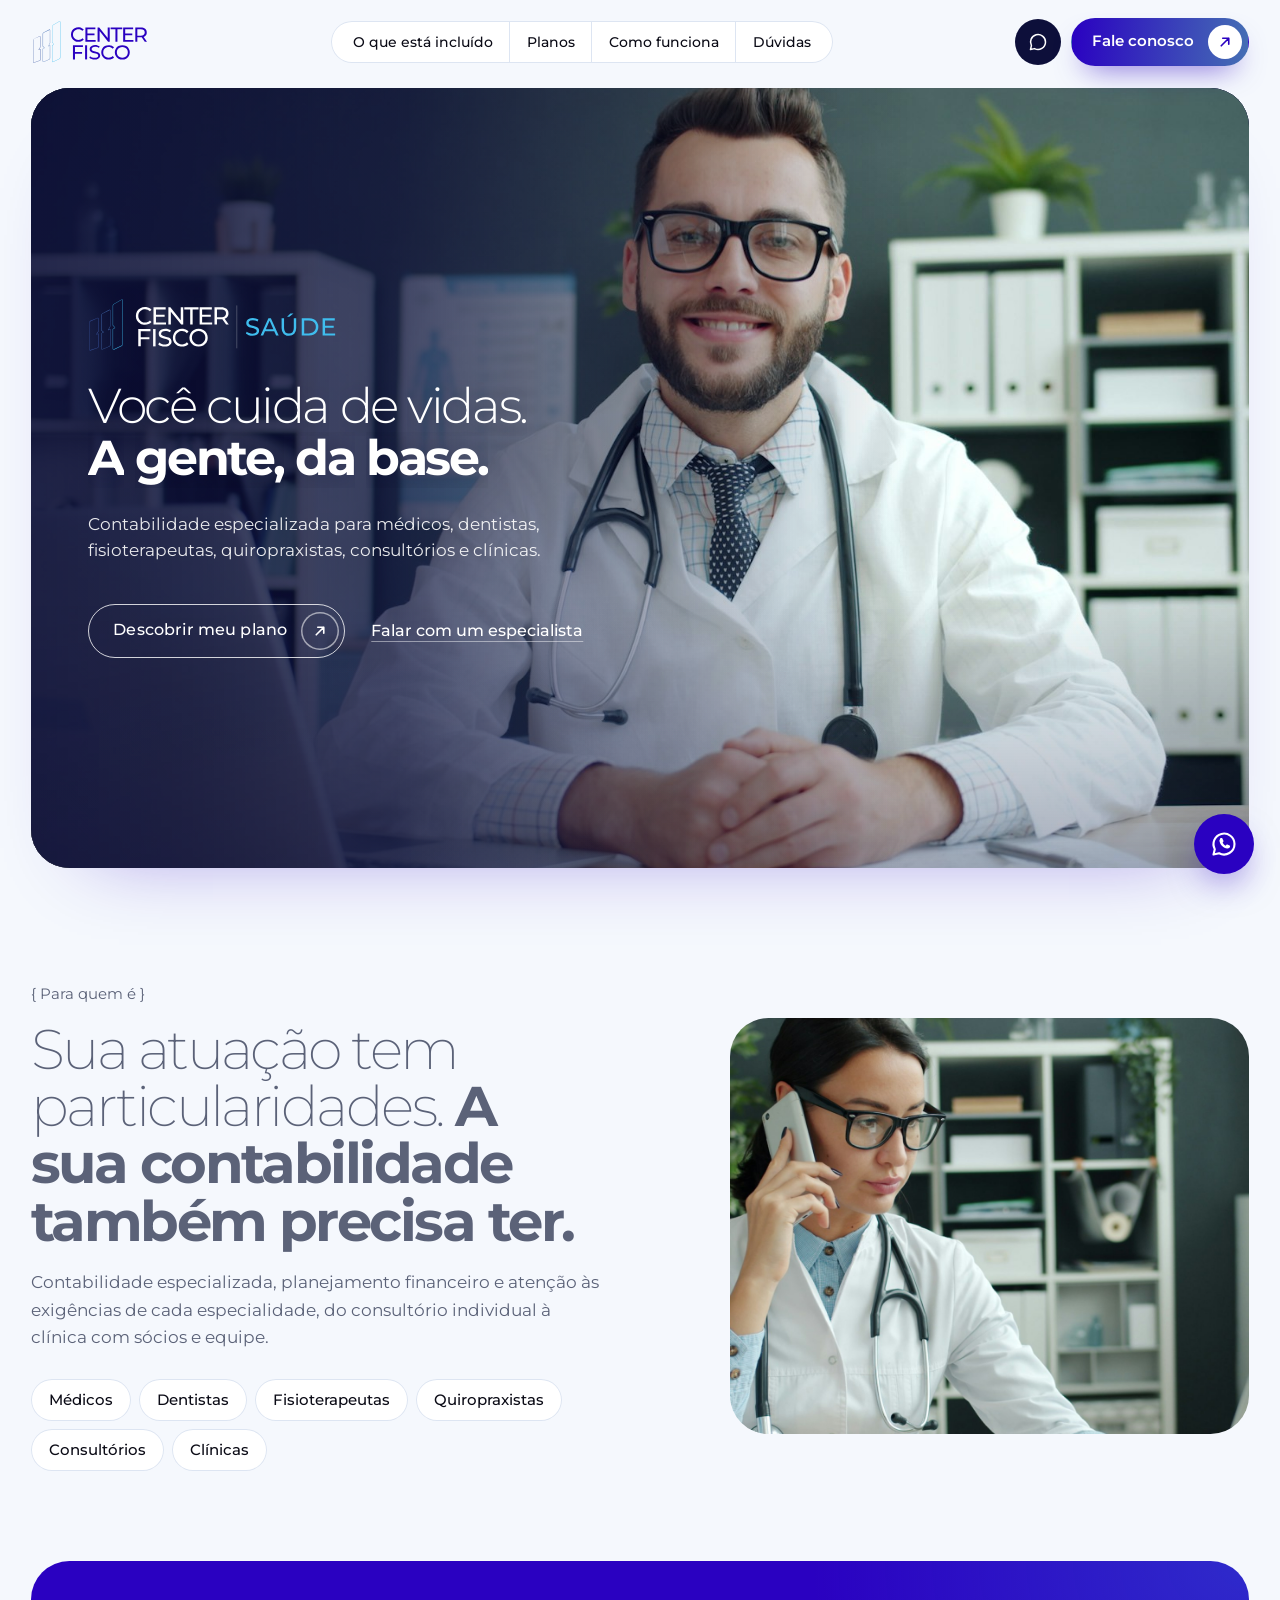
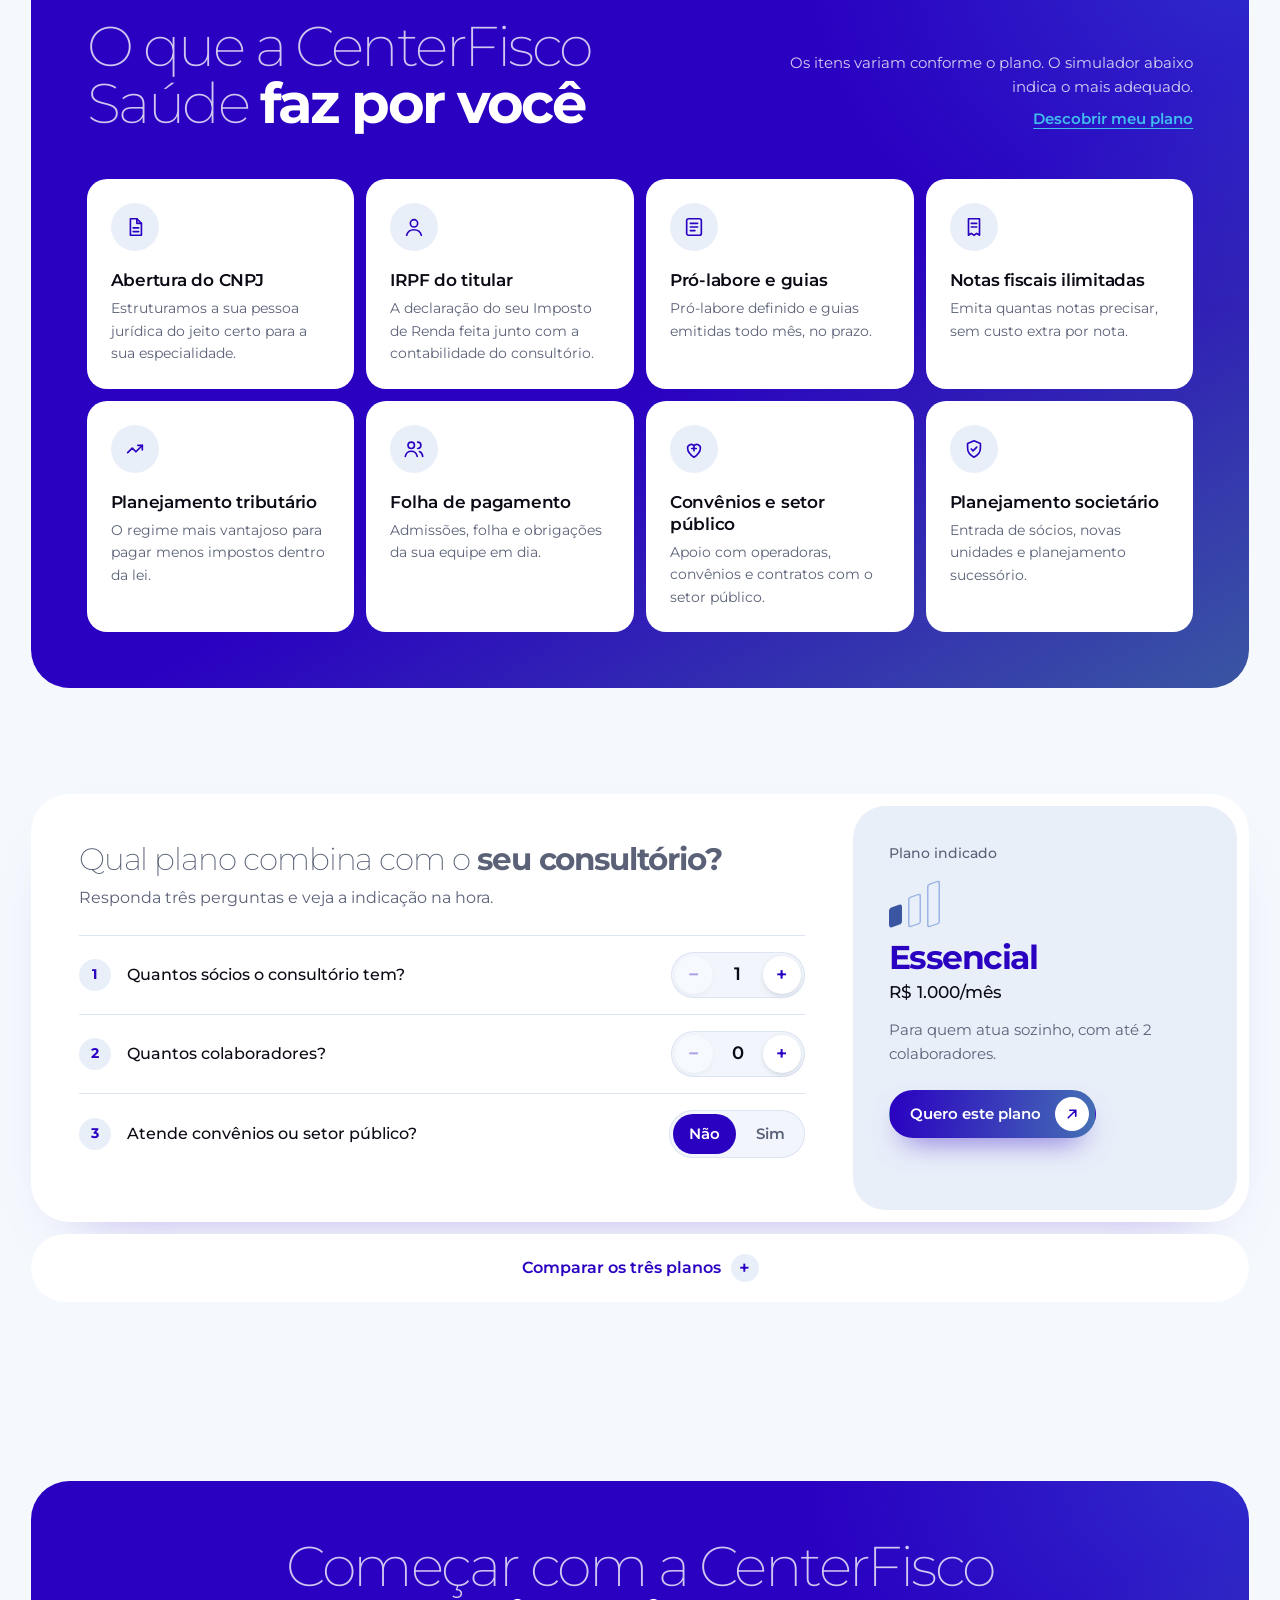
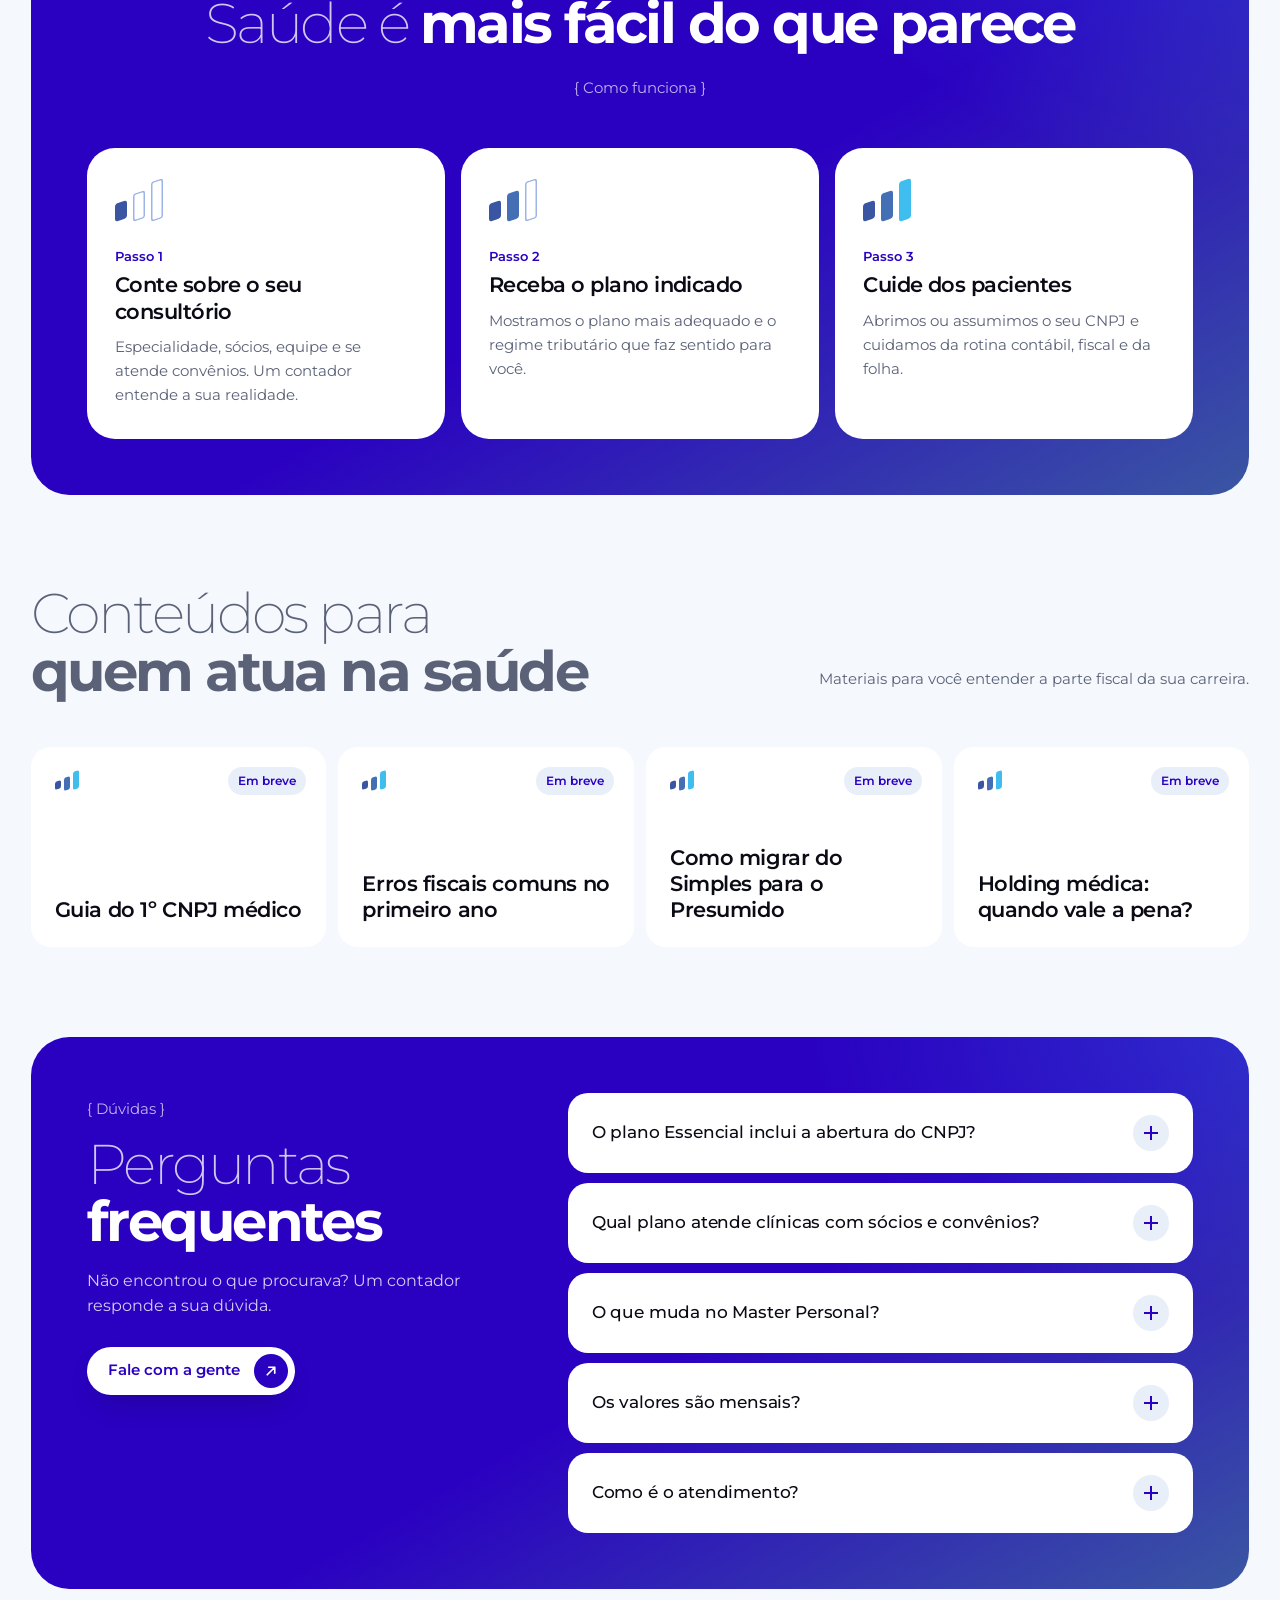
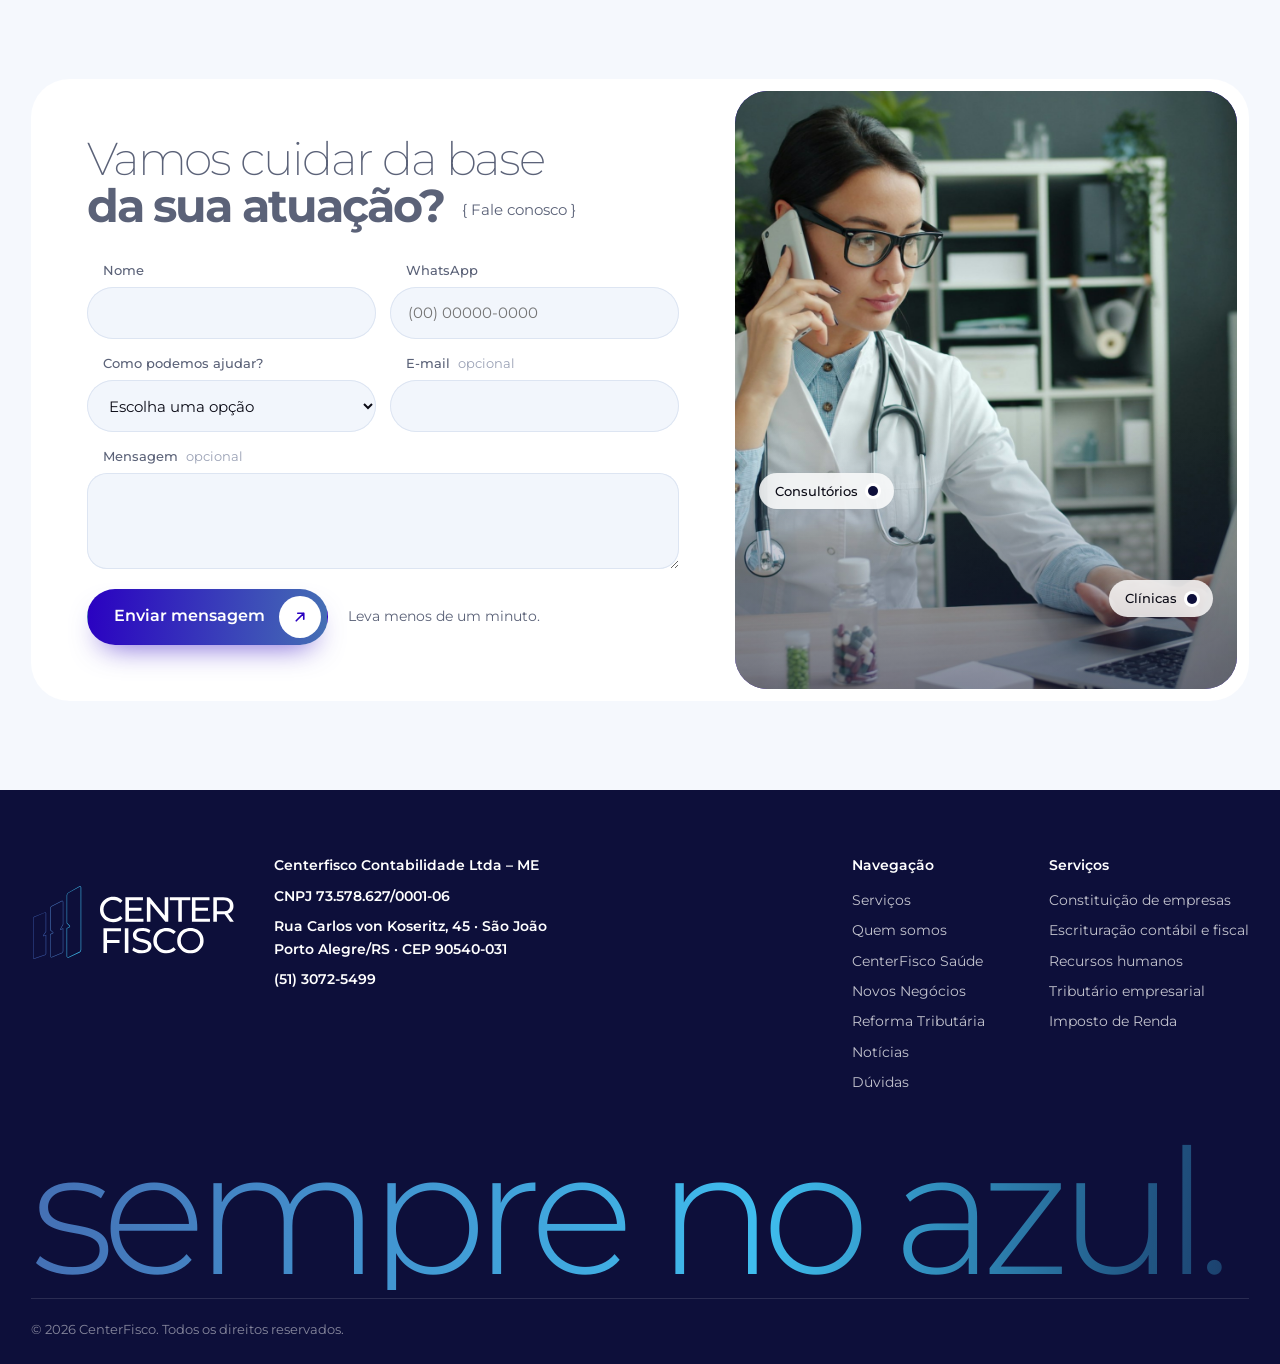
<file: saude.html>
<!doctype html>
<html lang="pt-BR">
<head>
  <meta charset="utf-8">
  <meta name="viewport" content="width=device-width, initial-scale=1">
  <title>CenterFisco Saúde | Contabilidade para médicos, dentistas e clínicas</title>
  <meta name="description" content="Contabilidade especializada para médicos, dentistas, fisioterapeutas, quiropraxistas, consultórios e clínicas. Planos a partir de R$ 1.000 por mês.">
  <meta name="theme-color" content="#2a01c1">
  <meta property="og:type" content="website">
  <meta property="og:locale" content="pt_BR">
  <meta property="og:title" content="CenterFisco Saúde">
  <meta property="og:description" content="Você cuida de vidas. A gente, da base.">
  <meta property="og:image" content="assets/img/hero-saude.jpg">
  <link rel="alternate" type="application/rss+xml" title="CenterFisco · Notícias" href="feed.xml">
  <link rel="icon" href="assets/favicon.svg" type="image/svg+xml">
  <link rel="preconnect" href="https://fonts.googleapis.com">
  <link rel="preconnect" href="https://fonts.gstatic.com" crossorigin>
  <link rel="stylesheet" href="https://fonts.googleapis.com/css2?family=Montserrat:wght@200..800&display=swap">
  <link rel="preload" as="image" href="assets/img/hero-saude.jpg">
  <link rel="stylesheet" href="css/styles.css?v=202609191827">
  <script>document.documentElement.classList.add('js')</script>
  <script type="application/ld+json">
  {
    "@context": "https://schema.org",
    "@type": "AccountingService",
    "name": "CenterFisco Saúde",
    "alternateName": "Contamac",
    "legalName": "Centerfisco Contabilidade Ltda - ME",
    "taxID": "73.578.627/0001-06",
    "foundingDate": "1993-10-26",
    "telephone": "+55 51 3072-5499",
    "address": {
      "@type": "PostalAddress",
      "streetAddress": "Rua Carlos von Koseritz, 45",
      "addressLocality": "Porto Alegre",
      "addressRegion": "RS",
      "postalCode": "90540-031",
      "addressCountry": "BR"
    },
    "description": "Contabilidade para empresas, pessoas físicas e profissionais da saúde.",
    "slogan": "Você cuida de vidas. A gente, da base."
  }
  </script>
</head>
<body class="pagina-saude">
  <a class="skip-link" href="#conteudo">Pular para o conteúdo</a>

  <!-- Ícones reutilizáveis -->
  <svg width="0" height="0" style="position:absolute" aria-hidden="true">
    <symbol id="i-seta" viewBox="0 0 24 24"><path d="M7 17 17 7M9 7h8v8"/></symbol>
    <symbol id="i-whats" viewBox="0 0 24 24"><path d="M21 12a9 9 0 0 1-13.2 7.95L3 21l1.1-4.6A9 9 0 1 1 21 12z"/></symbol>
    <symbol id="i-email" viewBox="0 0 24 24"><rect x="3" y="5" width="18" height="14" rx="2"/><path d="m3 7 9 6 9-6"/></symbol>
    <symbol id="i-tel" viewBox="0 0 24 24"><path d="M5 4h4l2 5-2.5 1.5a11 11 0 0 0 5 5L15 13l5 2v4a2 2 0 0 1-2 2A16 16 0 0 1 3 6a2 2 0 0 1 2-2"/></symbol>
    <symbol id="i-local" viewBox="0 0 24 24"><path d="M12 21s-7-6.2-7-11.5a7 7 0 0 1 14 0C19 14.8 12 21 12 21z"/><circle cx="12" cy="9.5" r="2.5"/></symbol>
    <symbol id="i-doc" viewBox="0 0 24 24"><path d="M7 3h7l5 5v13H7z"/><path d="M14 3v5h5M10 13h6M10 17h6"/></symbol>
    <symbol id="i-pessoa" viewBox="0 0 24 24"><circle cx="12" cy="8" r="4"/><path d="M4 21c1-4 4-6 8-6s7 2 8 6"/></symbol>
    <symbol id="i-guia" viewBox="0 0 24 24"><rect x="4" y="3" width="16" height="18" rx="2"/><path d="M8 8h8M8 12h8M8 16h5"/></symbol>
    <symbol id="i-nota" viewBox="0 0 24 24"><path d="M6 3h12v18l-3-2-3 2-3-2-3 2z"/><path d="M9 8h6M9 12h6"/></symbol>
    <symbol id="i-grafico" viewBox="0 0 24 24"><path d="m4 16 5-5 4 4 7-7"/><path d="M15 8h5v5"/></symbol>
    <symbol id="i-equipe" viewBox="0 0 24 24"><circle cx="9" cy="8" r="3.5"/><path d="M2.5 20c.8-3.5 3.4-5.5 6.5-5.5s5.7 2 6.5 5.5M16 4.5a3.5 3.5 0 0 1 0 7M18 14.8c1.9.8 3.1 2.5 3.5 5.2"/></symbol>
    <symbol id="i-convenio" viewBox="0 0 24 24"><path d="M12 21s-7-4.35-7-10a4 4 0 0 1 7-2.65A4 4 0 0 1 19 11c0 5.65-7 10-7 10z"/><path d="M12 9v5M9.5 11.5h5"/></symbol>
    <symbol id="i-escudo" viewBox="0 0 24 24"><path d="M12 3 5 6v5c0 4.5 3 8 7 10 4-2 7-5.5 7-10V6z"/><path d="m9 12 2 2 4-4"/></symbol>
  </svg>

  <header class="topo" data-header>
    <div class="container topo-inner">
      <a class="marca" href="index.html" aria-label="CenterFisco, voltar para a página inicial">
        <img src="assets/logo/centerfisco-positivo.svg" alt="" width="128" height="48">
      </a>
      <nav class="menu" id="menu" aria-label="Principal">
        <a href="#incluido">O que está incluído</a>
        <a href="#simulador">Planos</a>
        <a href="#como-funciona">Como funciona</a>
        <a href="#duvidas">Dúvidas</a>
        <a class="btn btn-pill menu-cta" href="#contato">Fale conosco<span class="btn-icone"><svg><use href="#i-seta"/></svg></span></a>
      </nav>
      <div class="topo-acoes">
        <a class="icone-redondo" href="#contato" aria-label="Falar pelo WhatsApp"><svg><use href="#i-whats"/></svg></a>
        <a class="btn btn-pill btn-pequeno" href="#contato">Fale conosco<span class="btn-icone"><svg><use href="#i-seta"/></svg></span></a>
        <button class="menu-botao" type="button" aria-expanded="false" aria-controls="menu" data-nav-toggle>
          <span class="menu-linhas" aria-hidden="true"><i></i><i></i></span>
          <span class="visually-hidden">Abrir menu</span>
        </button>
      </div>
    </div>
  </header>

  <main id="conteudo">
    <!-- BANNER -->
    <section class="hero hero-saude" id="inicio">
      <div class="container">
        <div class="hero-cartao">
          <div class="hero-esq">
            <img class="marca-saude" src="assets/logo/centerfisco-saude-negativo.svg" alt="CenterFisco Saúde" width="685" height="147">
            <h1 class="hero-titulo hero-titulo-saude" data-split><span class="leve">Você cuida de vidas.</span><br> A gente, da base.</h1>
            <p class="hero-apoio">Contabilidade especializada para médicos, dentistas, fisioterapeutas, quiropraxistas, consultórios e clínicas.</p>
            <div class="hero-acoes">
              <a class="btn btn-vazado-claro" href="#simulador">Descobrir meu plano<span class="btn-icone"><svg><use href="#i-seta"/></svg></span></a>
              <a class="link-claro" href="#contato">Falar com um especialista</a>
            </div>
          </div>
          <div class="hero-dir">
            <div class="painel-fotos">
              <div class="slide-foto is-active">
                <img class="fatia fatia-1" src="assets/img/hero-saude.jpg" alt="Médico sorrindo em seu consultório" width="1920" height="1080">
                <img class="fatia fatia-2" src="assets/img/hero-saude.jpg" alt="" width="1920" height="1080" aria-hidden="true">
                <img class="fatia fatia-3" src="assets/img/hero-saude.jpg" alt="" width="1920" height="1080" aria-hidden="true">
              </div>
              <span class="hero-veu" aria-hidden="true"></span>
            </div>
          </div>
        </div>
      </div>
    </section>

    <!-- PARA QUEM É -->
    <section class="secao" id="para-quem">
      <div class="container para-quem">
        <div data-reveal>
          <p class="chave">{ Para quem é }</p>
          <h2 class="titulo titulo-fino">Sua atuação tem particularidades. <strong>A sua contabilidade também precisa ter.</strong></h2>
          <p class="para-quem-texto">Contabilidade especializada, planejamento financeiro e atenção às exigências de cada especialidade, do consultório individual à clínica com sócios e equipe.</p>
          <ul class="publico">
            <li>Médicos</li><li>Dentistas</li><li>Fisioterapeutas</li><li>Quiropraxistas</li><li>Consultórios</li><li>Clínicas</li>
          </ul>
        </div>
        <figure class="para-quem-foto" data-reveal>
          <img src="assets/img/saude.jpg" alt="Médica atendendo ao telefone em seu consultório" width="1200" height="1400" loading="lazy">
        </figure>
      </div>
    </section>

    <!-- O QUE ESTÁ INCLUÍDO -->
    <section class="secao secao-sem-topo" id="incluido">
      <div class="container">
        <div class="painel-claro painel-azul">
          <header class="cabeca" data-reveal>
            <h2 class="titulo titulo-fino">O que a CenterFisco Saúde <strong>faz por você</strong></h2>
            <div class="cabeca-lado">
              <p>Os itens variam conforme o plano. O simulador abaixo indica o mais adequado.</p>
              <a class="link-sublinhado" href="#simulador">Descobrir meu plano</a>
            </div>
          </header>
          <ul class="beneficios" data-carrossel>
          <li class="beneficio" data-reveal>
            <span class="beneficio-icone" aria-hidden="true"><svg><use href="#i-doc"/></svg></span>
            <h3>Abertura do CNPJ</h3>
            <p>Estruturamos a sua pessoa jurídica do jeito certo para a sua especialidade.</p>
          </li>
          <li class="beneficio" data-reveal>
            <span class="beneficio-icone" aria-hidden="true"><svg><use href="#i-pessoa"/></svg></span>
            <h3>IRPF do titular</h3>
            <p>A declaração do seu Imposto de Renda feita junto com a contabilidade do consultório.</p>
          </li>
          <li class="beneficio" data-reveal>
            <span class="beneficio-icone" aria-hidden="true"><svg><use href="#i-guia"/></svg></span>
            <h3>Pró-labore e guias</h3>
            <p>Pró-labore definido e guias emitidas todo mês, no prazo.</p>
          </li>
          <li class="beneficio" data-reveal>
            <span class="beneficio-icone" aria-hidden="true"><svg><use href="#i-nota"/></svg></span>
            <h3>Notas fiscais ilimitadas</h3>
            <p>Emita quantas notas precisar, sem custo extra por nota.</p>
          </li>
          <li class="beneficio" data-reveal>
            <span class="beneficio-icone" aria-hidden="true"><svg><use href="#i-grafico"/></svg></span>
            <h3>Planejamento tributário</h3>
            <p>O regime mais vantajoso para pagar menos impostos dentro da lei.</p>
          </li>
          <li class="beneficio" data-reveal>
            <span class="beneficio-icone" aria-hidden="true"><svg><use href="#i-equipe"/></svg></span>
            <h3>Folha de pagamento</h3>
            <p>Admissões, folha e obrigações da sua equipe em dia.</p>
          </li>
          <li class="beneficio" data-reveal>
            <span class="beneficio-icone" aria-hidden="true"><svg><use href="#i-convenio"/></svg></span>
            <h3>Convênios e setor público</h3>
            <p>Apoio com operadoras, convênios e contratos com o setor público.</p>
          </li>
          <li class="beneficio" data-reveal>
            <span class="beneficio-icone" aria-hidden="true"><svg><use href="#i-escudo"/></svg></span>
            <h3>Planejamento societário</h3>
            <p>Entrada de sócios, novas unidades e planejamento sucessório.</p>
          </li>
          </ul>
        </div>
      </div>
    </section>

    <!-- PLANOS -->
    <section class="secao secao-sem-topo" id="planos-saude">
      <div class="container">
        <div class="simulador" id="simulador" data-reveal data-simulador>
          <div class="simulador-perguntas">
            <h3 class="simulador-titulo">Qual plano combina com o <strong>seu consultório?</strong></h3>
            <p class="simulador-apoio">Responda três perguntas e veja a indicação na hora.</p>
            <ol class="perguntas">
              <li class="pergunta">
                <span class="pergunta-num" aria-hidden="true">1</span>
                <span class="pergunta-texto" id="rot-socios">Quantos sócios o consultório tem?</span>
                <div class="contador-controle" role="group" aria-labelledby="rot-socios">
                  <button type="button" data-menos="socios" aria-label="Menos sócios">−</button>
                  <output data-valor="socios">1</output>
                  <button type="button" data-mais="socios" aria-label="Mais sócios">+</button>
                </div>
              </li>
              <li class="pergunta">
                <span class="pergunta-num" aria-hidden="true">2</span>
                <span class="pergunta-texto" id="rot-colab">Quantos colaboradores?</span>
                <div class="contador-controle" role="group" aria-labelledby="rot-colab">
                  <button type="button" data-menos="colaboradores" aria-label="Menos colaboradores">−</button>
                  <output data-valor="colaboradores">0</output>
                  <button type="button" data-mais="colaboradores" aria-label="Mais colaboradores">+</button>
                </div>
              </li>
              <li class="pergunta">
                <span class="pergunta-num" aria-hidden="true">3</span>
                <span class="pergunta-texto" id="rot-conv">Atende convênios ou setor público?</span>
                <div class="escolha" role="radiogroup" aria-labelledby="rot-conv">
                  <label><input type="radio" name="convenios" value="nao" checked data-convenios><span>Não</span></label>
                  <label><input type="radio" name="convenios" value="sim" data-convenios><span>Sim</span></label>
                </div>
              </li>
            </ol>
          </div>
          <div class="simulador-resultado" aria-live="polite">
            <span class="resultado-rotulo">Plano indicado</span>
            <span class="barras barras-grande barras-1" data-resultado-barras aria-hidden="true"><i></i><i></i><i></i></span>
            <strong class="resultado-plano" data-resultado-plano>Essencial</strong>
            <span class="resultado-preco" data-resultado-preco>R$ 1.000/mês</span>
            <p class="resultado-motivo" data-resultado-motivo>Para quem atua sozinho, com até 2 colaboradores.</p>
            <button class="btn btn-pill btn-pequeno" type="button" data-resultado-botao aria-controls="planos" aria-expanded="false">Quero este plano<span class="btn-icone"><svg><use href="#i-seta"/></svg></span></button>
          </div>
        </div>

        <div class="plano-detalhe" id="planos" data-plano-detalhe hidden>
          <article class="plano" data-plano="essencial" hidden>
            <div class="plano-info">
              <span class="barras barras-1" aria-hidden="true"><i></i><i></i><i></i></span>
              <p class="plano-rotulo">Plano indicado para você</p>
              <h3 class="plano-nome" tabindex="-1">Essencial</h3>
              <p class="plano-desc">Para começar como pessoa jurídica com tudo regularizado.</p>
              <p class="plano-preco"><small>R$</small>1.000<span>/mês</span></p>
              <a class="btn btn-pill" href="#contato" data-plan="Plano Essencial (Saúde)">Contratar o Essencial<span class="btn-icone"><svg><use href="#i-seta"/></svg></span></a>
            </div>
            <div class="plano-itens">
              <p class="plano-itens-titulo">O que está incluído</p>
              <ul class="lista-check">
                <li>Abertura do CNPJ</li>
                <li>IRPF do titular</li>
                <li>Pró-labore e guias</li>
                <li>Notas fiscais ilimitadas</li>
                <li>Folha de até 2 colaboradores</li>
                <li>Planejamento tributário</li>
                <li>Revisão mensal</li>
                <li>Obrigações da sua especialidade</li>
                <li>Atendimento por WhatsApp e e-mail</li>
              </ul>
            </div>
          </article>
          <article class="plano" data-plano="master" hidden>
            <div class="plano-info">
              <span class="barras barras-2" aria-hidden="true"><i></i><i></i><i></i></span>
              <p class="plano-rotulo">Plano indicado para você</p>
              <h3 class="plano-nome" tabindex="-1">Master</h3>
              <p class="plano-desc">Para consultórios e clínicas com sócios, equipe e convênios.</p>
              <p class="plano-preco"><small>R$</small>1.850<span>/mês</span></p>
              <a class="btn btn-pill" href="#contato" data-plan="Plano Master (Saúde)">Contratar o Master<span class="btn-icone"><svg><use href="#i-seta"/></svg></span></a>
            </div>
            <div class="plano-itens">
              <p class="plano-itens-titulo">O que está incluído</p>
              <ul class="lista-check">
                <li><strong>Tudo do Essencial</strong></li>
                <li>Escrituração contábil completa</li>
                <li>Até 3 sócios e 5 colaboradores</li>
                <li>Planejamento societário</li>
                <li>Relatórios financeiros e contábeis</li>
                <li>Apoio com convênios, operadoras e setor público</li>
              </ul>
            </div>
          </article>
          <article class="plano" data-plano="personal" hidden>
            <div class="plano-info">
              <span class="barras barras-3" aria-hidden="true"><i></i><i></i><i></i></span>
              <p class="plano-rotulo">Plano indicado para você</p>
              <h3 class="plano-nome" tabindex="-1">Master Personal</h3>
              <p class="plano-desc">Para expandir com acompanhamento de um sócio-diretor.</p>
              <p class="plano-preco"><em>a partir de</em><small>R$</small>2.500<span>/mês</span></p>
              <a class="btn btn-pill" href="#contato" data-plan="Plano Master Personal (Saúde)">Contratar o Master Personal<span class="btn-icone"><svg><use href="#i-seta"/></svg></span></a>
            </div>
            <div class="plano-itens">
              <p class="plano-itens-titulo">O que está incluído</p>
              <ul class="lista-check">
                <li><strong>Tudo do Master</strong></li>
                <li>Acompanhamento de sócio-diretor</li>
                <li>Suporte estratégico contínuo</li>
                <li>Fusões e aquisições</li>
                <li>Franquias e novas unidades</li>
                <li>Planejamento sucessório</li>
                <li>Projeções financeiras</li>
              </ul>
            </div>
          </article>
        </div>

        <details class="comparar" data-reveal>
          <summary>Comparar os três planos</summary>
          <div class="comparar-tabela">
            <table>
              <thead>
                <tr><th scope="col">O que está incluído</th><th scope="col">Essencial<span>R$ 1.000/mês</span></th><th scope="col">Master<span>R$ 1.850/mês</span></th><th scope="col">Master Personal<span>a partir de R$ 2.500/mês</span></th></tr>
              </thead>
              <tbody>
                <tr><th scope="row">Abertura do CNPJ e IRPF do titular</th><td>✓</td><td>✓</td><td>✓</td></tr>
                <tr><th scope="row">Pró-labore, guias e notas fiscais ilimitadas</th><td>✓</td><td>✓</td><td>✓</td></tr>
                <tr><th scope="row">Planejamento tributário e revisão mensal</th><td>✓</td><td>✓</td><td>✓</td></tr>
                <tr><th scope="row">Folha de pagamento</th><td>até 2 colaboradores</td><td>até 5 colaboradores</td><td>sob medida</td></tr>
                <tr><th scope="row">Sócios</th><td>titular</td><td>até 3 sócios</td><td>sob medida</td></tr>
                <tr><th scope="row">Escrituração contábil completa</th><td>—</td><td>✓</td><td>✓</td></tr>
                <tr><th scope="row">Relatórios financeiros e planejamento societário</th><td>—</td><td>✓</td><td>✓</td></tr>
                <tr><th scope="row">Apoio com convênios, operadoras e setor público</th><td>—</td><td>✓</td><td>✓</td></tr>
                <tr><th scope="row">Acompanhamento de sócio-diretor</th><td>—</td><td>—</td><td>✓</td></tr>
                <tr><th scope="row">Fusões, franquias, sucessão e projeções</th><td>—</td><td>—</td><td>✓</td></tr>
              </tbody>
            </table>
          </div>
        </details>
      </div>
    </section>

    <!-- COMO FUNCIONA -->
    <section class="secao" id="como-funciona">
      <div class="container">
        <div class="painel-claro painel-azul">
        <header class="cabeca cabeca-centro" data-reveal>
          <h2 class="titulo titulo-fino">Começar com a CenterFisco Saúde é <strong>mais fácil do que parece</strong></h2>
          <p class="chave">{ Como funciona }</p>
        </header>
        <ol class="passos">
          <li class="passo" data-reveal>
            <span class="barras barras-1" aria-hidden="true"><i></i><i></i><i></i></span>
            <span class="passo-num">Passo 1</span>
            <h3>Conte sobre o seu consultório</h3>
            <p>Especialidade, sócios, equipe e se atende convênios. Um contador entende a sua realidade.</p>
          </li>
          <li class="passo" data-reveal>
            <span class="barras barras-2" aria-hidden="true"><i></i><i></i><i></i></span>
            <span class="passo-num">Passo 2</span>
            <h3>Receba o plano indicado</h3>
            <p>Mostramos o plano mais adequado e o regime tributário que faz sentido para você.</p>
          </li>
          <li class="passo" data-reveal>
            <span class="barras barras-3" aria-hidden="true"><i></i><i></i><i></i></span>
            <span class="passo-num">Passo 3</span>
            <h3>Cuide dos pacientes</h3>
            <p>Abrimos ou assumimos o seu CNPJ e cuidamos da rotina contábil, fiscal e da folha.</p>
          </li>
        </ol>
        </div>
      </div>
    </section>

    <!-- CONTEÚDOS -->
    <section class="secao secao-sem-topo" id="conteudos">
      <div class="container">
        <header class="cabeca" data-reveal>
          <h2 class="titulo titulo-fino">Conteúdos para <strong>quem atua na saúde</strong></h2>
          <div class="cabeca-lado"><p>Materiais para você entender a parte fiscal da sua carreira.</p></div>
        </header>
        <ul class="materiais" data-carrossel>
          <li class="material" data-reveal>
            <span class="material-selo">Em breve</span>
            <span class="barras" aria-hidden="true"><i></i><i></i><i></i></span>
            <h3>Guia do 1º CNPJ médico</h3>
          </li>
          <li class="material" data-reveal>
            <span class="material-selo">Em breve</span>
            <span class="barras" aria-hidden="true"><i></i><i></i><i></i></span>
            <h3>Erros fiscais comuns no primeiro ano</h3>
          </li>
          <li class="material" data-reveal>
            <span class="material-selo">Em breve</span>
            <span class="barras" aria-hidden="true"><i></i><i></i><i></i></span>
            <h3>Como migrar do Simples para o Presumido</h3>
          </li>
          <li class="material" data-reveal>
            <span class="material-selo">Em breve</span>
            <span class="barras" aria-hidden="true"><i></i><i></i><i></i></span>
            <h3>Holding médica: quando vale a pena?</h3>
          </li>
        </ul>
      </div>
    </section>

    <!-- DÚVIDAS -->
    <section class="secao secao-sem-topo" id="duvidas">
      <div class="container">
        <div class="painel-claro faq-bloco painel-azul">
          <header class="faq-cabeca" data-reveal>
            <p class="chave">{ Dúvidas }</p>
            <h2 class="titulo titulo-fino">Perguntas <strong>frequentes</strong></h2>
            <p class="faq-apoio">Não encontrou o que procurava? Um contador responde a sua dúvida.</p>
            <a class="btn btn-pill btn-pequeno btn-branco" href="#contato">Fale com a gente<span class="btn-icone"><svg><use href="#i-seta"/></svg></span></a>
          </header>
          <div class="faq" data-reveal>
            <details class="faq-item">
              <summary>O plano Essencial inclui a abertura do CNPJ?</summary>
              <p>Sim. O Essencial inclui a abertura do CNPJ, o Imposto de Renda do titular, pró-labore e guias, notas fiscais ilimitadas e folha de até 2 colaboradores.</p>
            </details>
            <details class="faq-item">
              <summary>Qual plano atende clínicas com sócios e convênios?</summary>
              <p>O Master foi pensado para isso: escrituração contábil completa, até 3 sócios e 5 colaboradores, planejamento societário e apoio com convênios, operadoras e setor público.</p>
            </details>
            <details class="faq-item">
              <summary>O que muda no Master Personal?</summary>
              <p>Além de tudo do Master, você tem o acompanhamento de um sócio-diretor e suporte estratégico para expansão, como novas unidades, franquias, fusões e planejamento sucessório.</p>
            </details>
            <details class="faq-item">
              <summary>Os valores são mensais?</summary>
              <p>Sim. Essencial por R$ 1.000 por mês, Master por R$ 1.850 por mês e Master Personal a partir de R$ 2.500 por mês.</p>
            </details>
            <details class="faq-item">
              <summary>Como é o atendimento?</summary>
              <p>Você fala com a nossa equipe por WhatsApp e e-mail, com revisão mensal da sua situação.</p>
            </details>
          </div>
        </div>
      </div>
    </section>

    <!-- CONTATO -->
    <section class="secao secao-sem-topo" id="contato">
      <div class="container">
        <div class="contato">
          <div class="contato-form-lado" data-reveal>
            <h2 class="titulo titulo-fino">Vamos cuidar da base <strong>da sua atuação?</strong> <span class="chave">{ Fale conosco }</span></h2>
            <form class="form" data-contact-form novalidate>
              <div class="campo">
                <label for="f-nome">Nome</label>
                <input id="f-nome" name="nome" type="text" autocomplete="name" required>
              </div>
              <div class="campo">
                <label for="f-telefone">WhatsApp</label>
                <input id="f-telefone" name="telefone" type="tel" autocomplete="tel" inputmode="tel" placeholder="(00) 00000-0000" required>
              </div>
              <div class="campo">
                <label for="f-assunto">Como podemos ajudar?</label>
                <select id="f-assunto" name="assunto" required>
                  <option value="">Escolha uma opção</option>
                  <option>Plano Essencial (Saúde)</option>
                  <option>Plano Master (Saúde)</option>
                  <option>Plano Master Personal (Saúde)</option>
                  <option>Abrir meu CNPJ</option>
                  <option>Trocar de contabilidade</option>
                  <option>Outro assunto</option>
                </select>
              </div>
              <div class="campo">
                <label for="f-email">E-mail <span class="opcional">opcional</span></label>
                <input id="f-email" name="email" type="email" autocomplete="email">
              </div>
              <div class="campo campo-largo">
                <label for="f-mensagem">Mensagem <span class="opcional">opcional</span></label>
                <textarea id="f-mensagem" name="mensagem" rows="3"></textarea>
              </div>
              <div class="form-rodape">
                <button class="btn btn-pill" type="submit">Enviar mensagem<span class="btn-icone"><svg><use href="#i-seta"/></svg></span></button>
                <p class="form-status" role="status" aria-live="polite" data-form-status>Leva menos de um minuto.</p>
              </div>
            </form>
          </div>
          <div class="contato-painel" data-reveal>
            <img src="assets/img/saude.jpg" alt="Médica em seu consultório" width="900" height="600" loading="lazy">
            <span class="painel-veu" aria-hidden="true"></span>
            <span class="etiqueta et-c1" aria-hidden="true">Consultórios</span>
            <span class="etiqueta et-c2" aria-hidden="true">Clínicas</span>
          </div>
        </div>
      </div>
    </section>
  </main>

  <footer class="rodape">
    <div class="container">
      <div class="rodape-cartao">
        <div class="rodape-meio">
          <div class="rodape-esq">
            <a class="rodape-logo" href="index.html" aria-label="CenterFisco, página inicial"><img src="assets/logo/centerfisco-negativo.svg" alt="CenterFisco" width="230" height="87"></a>
            <address class="rodape-links rodape-empresa">
              <span>Centerfisco Contabilidade Ltda – ME</span>
              <span>CNPJ 73.578.627/0001-06</span>
              <a href="https://www.google.com/maps/search/?api=1&amp;query=Rua+Carlos+von+Koseritz+45+Porto+Alegre+RS" target="_blank" rel="noopener">Rua Carlos von Koseritz, 45 · São João<br>Porto Alegre/RS · CEP 90540-031</a>
              <a href="tel:+555130725499">(51) 3072-5499</a>
            </address>
          </div>
          <div class="rodape-dir">
            <nav class="rodape-links" aria-label="Rodapé">
              <p>Navegação</p>
              <a href="index.html#servicos">Serviços</a>
              <a href="index.html#por-que">Quem somos</a>
              <a href="saude.html">CenterFisco Saúde</a>
              <a href="negocios.html">Novos Negócios</a>
              <a href="index.html#reforma">Reforma Tributária</a>
              <a href="noticias.html">Notícias</a>
              <a href="index.html#duvidas">Dúvidas</a>
            </nav>
            <div class="rodape-links">
              <p>Serviços</p>
              <span>Constituição de empresas</span>
              <span>Escrituração contábil e fiscal</span>
              <span>Recursos humanos</span>
              <span>Tributário empresarial</span>
              <span>Imposto de Renda</span>
            </div>
          </div>
        </div>
        <p class="rodape-gigante" aria-hidden="true">sempre no azul.</p>
        <p class="rodape-legal">© 2026 CenterFisco. Todos os direitos reservados.</p>
      </div>
    </div>
  </footer>

  <a class="whats-flutuante" href="https://wa.me/5551993649044?text=Ol%C3%A1%2C%20CenterFisco!%20Vim%20pelo%20site." target="_blank" rel="noopener" aria-label="Falar com a CenterFisco pelo WhatsApp">
    <svg viewBox="0 0 24 24" aria-hidden="true"><path class="wf-balao" d="M21 12a9 9 0 0 1-13.2 7.95L3 21l1.1-4.6A9 9 0 1 1 21 12z"/><path class="wf-fone" d="M8.6 7.4c.3-.5.6-.5.9-.5h.6c.2 0 .4 0 .6.5l.8 1.9c.1.2.1.4 0 .6l-.5.7c-.1.2-.2.3 0 .6.5.9 1.2 1.6 2 2.1.3.2.5.1.6 0l.7-.8c.2-.2.4-.2.6-.1l1.9.9c.2.1.4.2.4.4 0 .5-.1 1.1-.5 1.5-.5.5-1.3.8-2 .7-1.6-.2-3.1-1-4.3-2.2-1.2-1.2-2-2.7-2.3-4.3-.1-.6.1-1.1.5-1.5z"/></svg>
    <span>Fale no WhatsApp</span>
  </a>

  <script src="js/main.js?v=202609191827" defer></script>
</body>
</html>
</file>
<file: css/styles.css>
/* CenterFisco — cores do logo */
:root {
  --azul: #2a01c1;
  --azul-aco: #3a56a2;
  --azul-medio: #456fb4;
  --azul-claro: #9db5e6;
  --ceu: #3fbdee;
  --canvas: #f5f8fd;
  --painel: #e9eff9;
  --cartao: #f2f6fc;
  --branco: #ffffff;
  --texto: #0b0b16;
  --azul-noite: #0d0f3a;
  --suave: #5b6278;
  --mudo: #9aa1b5;
  --linha: #dde5f2;
  --grad: linear-gradient(95deg, var(--azul) 0%, var(--azul-medio) 55%, var(--ceu) 100%);

  --fonte: "Montserrat", "Segoe UI", Arial, sans-serif;
  --container: 1760px;
  --gutter: clamp(16px, 2.4vw, 44px);
  --secao: clamp(56px, 7vw, 96px);
  --r-xl: clamp(24px, 3vw, 40px);
  --r-lg: 28px;
  --r-md: 20px;
  --ease: cubic-bezier(.2, .7, .2, 1);
}

*, *::before, *::after { box-sizing: border-box; }
html { scroll-behavior: smooth; scroll-padding-top: 96px; -webkit-text-size-adjust: 100%; }
body {
  margin: 0;
  font-family: var(--fonte);
  font-size: 1rem;
  font-weight: 400;
  line-height: 1.6;
  color: var(--texto);
  background: var(--canvas);
  -webkit-font-smoothing: antialiased;
  overflow-x: hidden;
}
img, svg { display: block; max-width: 100%; }
img { height: auto; }
a { color: inherit; }
p, h1, h2, h3, figure { margin: 0; }
ul, ol { margin: 0; padding: 0; list-style: none; }
button, input, select, textarea { font: inherit; color: inherit; }
:focus-visible { outline: 3px solid var(--ceu); outline-offset: 3px; border-radius: 8px; }

.container { width: 100%; max-width: var(--container); margin-inline: auto; padding-inline: var(--gutter); }
.visually-hidden { position: absolute !important; width: 1px; height: 1px; overflow: hidden; clip: rect(0 0 0 0); white-space: nowrap; }
.skip-link { position: absolute; left: 16px; top: -60px; z-index: 100; padding: 10px 16px; background: var(--azul); color: var(--branco); border-radius: 999px; }
.skip-link:focus { top: 16px; }

/* ---------- Tipografia ---------- */
.titulo {
  font-size: clamp(2.2rem, 4.4vw, 3.9rem);
  font-weight: 600;
  line-height: 1.02;
  letter-spacing: -.045em;
  text-wrap: balance;
}
.leve { font-weight: 300; }
.titulo-fino, .simulador-titulo { font-weight: 200; color: var(--suave); }
.titulo-fino strong, .simulador-titulo strong { font-weight: 700; color: var(--suave); }
.destaque { background: var(--grad); -webkit-background-clip: text; background-clip: text; color: transparent; white-space: nowrap; }
.chave { font-size: .9375rem; font-weight: 400; letter-spacing: 0; color: var(--suave); white-space: nowrap; }
.titulo .chave { vertical-align: middle; margin-left: 8px; }
.chave-clara { color: rgba(255, 255, 255, .7); margin-bottom: 16px; }
.titulo-claro { color: var(--branco); }
.texto-claro { margin-top: 20px; max-width: 34em; color: rgba(255, 255, 255, .82); font-size: 1.0625rem; }

/* ---------- Botões ---------- */
.btn {
  display: inline-flex; align-items: center; justify-content: center; gap: 14px;
  min-height: 54px; padding: 6px 26px;
  border: 1.5px solid transparent; border-radius: 999px;
  font-size: .9688rem; font-weight: 600; text-decoration: none; cursor: pointer;
  transition: transform .25s var(--ease), box-shadow .25s, background-color .2s, color .2s;
}
.btn:hover { transform: translateY(-2px); }
.btn-pill {
  padding: 6px 6px 6px 26px;
  background: linear-gradient(95deg, var(--azul) 0%, var(--azul-medio) 100%);
  color: var(--branco);
  box-shadow: 0 14px 30px -14px rgba(42, 1, 193, .7);
}
.btn-pill:hover { box-shadow: 0 18px 36px -12px rgba(42, 1, 193, .75); }
.btn-icone { display: grid; place-items: center; width: 42px; height: 42px; border-radius: 50%; background: var(--branco); flex: none; }
.btn-icone svg { width: 18px; height: 18px; fill: none; stroke: var(--azul); stroke-width: 2.2; stroke-linecap: round; stroke-linejoin: round; transition: transform .25s var(--ease); }
.btn:hover .btn-icone svg { transform: translate(2px, -2px); }
.btn-pequeno { min-height: 46px; padding-left: 20px; font-size: .9063rem; }
.btn-pequeno .btn-icone { width: 34px; height: 34px; }
.btn-vazado-claro {
  padding: 5px 5px 5px 24px; background: transparent; color: var(--branco);
  border: 1.5px solid rgba(255, 255, 255, .8); font-weight: 500; letter-spacing: .01em;
}
.btn-vazado-claro .btn-icone { width: 38px; height: 38px; background: transparent; box-shadow: inset 0 0 0 1.5px rgba(255, 255, 255, .55); }
.btn-vazado-claro .btn-icone svg { stroke: var(--branco); }
.btn-vazado-claro:hover { background: rgba(255, 255, 255, .12); border-color: var(--branco); }
.btn-contorno { border-color: var(--azul); color: var(--azul); }
.btn-contorno:hover { background: var(--azul); color: var(--branco); }
.btn-bloco { width: 100%; justify-content: space-between; }
.btn-contorno.btn-bloco { justify-content: center; }
.link-seta { font-weight: 600; text-decoration: none; color: var(--texto); }
.link-seta::after { content: " →"; }
.link-sublinhado { font-weight: 600; font-size: .9375rem; color: var(--azul); text-underline-offset: 4px; }

/* ---------- Mini símbolo: três barras do logo ---------- */
.barras { display: inline-flex; align-items: flex-end; gap: 3px; height: 18px; flex: none; }
.barras i { display: block; width: 6px; border-radius: 2px; transform: skewY(-18deg); transition: background-color .3s, box-shadow .3s; }
.barras i:nth-child(1) { height: 45%; background: var(--azul-aco); }
.barras i:nth-child(2) { height: 70%; background: var(--azul-medio); }
.barras i:nth-child(3) { height: 100%; background: var(--ceu); }
.barras-1 i:nth-child(n+2), .barras-2 i:nth-child(3) { background: none; box-shadow: inset 0 0 0 1.5px var(--azul-claro); }
.barras-grande { height: 44px; gap: 6px; }
.barras-grande i { width: 13px; border-radius: 3px; }
.barras-inline { height: .8em; gap: .1em; vertical-align: -.02em; margin-inline: .1em; }
.barras-inline i { width: .22em; }

.deco-barras { position: absolute; z-index: 0; display: flex; align-items: flex-end; gap: 14px; pointer-events: none; animation: flutua 9s ease-in-out infinite; }
.deco-barras i { display: block; width: 46px; border-radius: 12px; transform: skewY(-18deg); background: rgba(69, 111, 180, .12); backdrop-filter: blur(6px); }
.deco-barras i:nth-child(1) { height: 70px; }
.deco-barras i:nth-child(2) { height: 110px; background: rgba(63, 189, 238, .14); }
.deco-barras i:nth-child(3) { height: 160px; background: rgba(42, 1, 193, .08); }
@keyframes flutua { 50% { transform: translateY(-14px); } }

/* ---------- Cabeçalho ---------- */
.topo { position: sticky; top: 0; z-index: 50; transition: background-color .3s, box-shadow .3s; }
.topo.is-scrolled { background: rgba(245, 248, 253, .88); backdrop-filter: blur(14px); -webkit-backdrop-filter: blur(14px); box-shadow: 0 1px 0 var(--linha); }
.topo-inner { display: flex; align-items: center; gap: 20px; height: 84px; }
.marca img { width: 118px; height: 44px; }
.menu { flex: 1; display: flex; justify-content: center; }
.menu a:not(.btn) {
  padding: 10px 18px; margin-inline: -1px;
  background: var(--branco); text-decoration: none;
  font-size: .875rem; font-weight: 500; color: var(--texto); white-space: nowrap;
  box-shadow: inset 0 0 0 1px var(--linha);
  transition: background-color .2s, color .2s;
}
.menu a:not(.btn):first-child { border-radius: 999px 0 0 999px; padding-left: 22px; }
.menu a:nth-last-child(2) { border-radius: 0 999px 999px 0; padding-right: 22px; }
.menu a:not(.btn):hover { background: var(--azul); color: var(--branco); }
.menu .menu-cta { display: none; }
.topo-acoes { display: flex; align-items: center; gap: 10px; }
.icone-redondo { display: grid; place-items: center; width: 46px; height: 46px; border-radius: 50%; background: var(--azul-noite); }
.icone-redondo svg { width: 20px; height: 20px; fill: none; stroke: var(--branco); stroke-width: 1.8; stroke-linecap: round; stroke-linejoin: round; }
.menu-botao { display: none; }

/* ---------- Banner ---------- */
.hero { position: relative; padding: 4px 0 24px; }
.hero .container { position: relative; z-index: 1; }
/* Foto aberta no fundo do cartão, texto por cima */
.hero-cartao {
  position: relative; isolation: isolate; overflow: hidden;
  display: flex; align-items: center;
  min-height: min(calc(100svh - 110px), 780px);
  border-radius: var(--r-xl); background: var(--azul-noite);
  box-shadow: 0 40px 80px -60px rgba(42, 1, 193, .45);
}
.hero-esq {
  position: relative; z-index: 2;
  display: flex; flex-direction: column; justify-content: center;
  max-width: 820px; padding: clamp(32px, 5vw, 88px) clamp(24px, 4.5vw, 80px);
  color: var(--branco);
}
.hero-titulo {
  font-size: clamp(2.6rem, 4.3vw, 5.2rem);
  font-weight: 700;
  line-height: 1;
  letter-spacing: -.05em;
  text-shadow: 0 2px 30px rgba(13, 15, 58, .35);
}
.hero-apoio { margin-top: 28px; max-width: 30em; color: rgba(255, 255, 255, .9); font-size: clamp(1.0625rem, 1.3vw, 1.25rem); line-height: 1.55; }
.hero-titulo .destaque .w > span { background: linear-gradient(95deg, var(--azul-claro) 0%, var(--ceu) 70%); -webkit-background-clip: text; background-clip: text; color: transparent; }
.hero-acoes { display: flex; flex-wrap: wrap; align-items: center; gap: 14px 26px; margin-top: 40px; }

.hero-dir { position: absolute; inset: 0; z-index: 1; }
.painel-fotos { position: absolute; inset: 0; overflow: hidden; background: var(--azul-noite); }
.hero .fatia { object-position: 70% center; }
.hero-veu {
  position: absolute; inset: 0; z-index: 3; pointer-events: none;
  background:
    linear-gradient(90deg, rgba(13, 15, 58, .86) 0%, rgba(13, 15, 58, .72) 30%, rgba(13, 15, 58, .28) 55%, rgba(13, 15, 58, 0) 72%),
    linear-gradient(0deg, rgba(13, 15, 58, .35) 0%, rgba(13, 15, 58, 0) 35%);
}
.slide-foto { position: absolute; inset: 0; }
.fatia { position: absolute; inset: 0; width: 100%; height: 100%; object-fit: cover; }
/* as faixas se sobrepõem 1% para não aparecer emenda em telas pequenas */
.fatia-1 { clip-path: polygon(0% 0%, 34% 0%, 34% 100%, 0% 100%); }
.fatia-2 { clip-path: polygon(33% 0%, 67% 0%, 67% 100%, 33% 100%); }
.fatia-3 { clip-path: polygon(66% 0%, 100% 0%, 100% 100%, 66% 100%); }
.slide-foto.is-active { animation: aproxima 8s ease-out both; }
.slide-foto.is-active .fatia-1 { animation: barra-1 1.3s cubic-bezier(.7, 0, .2, 1) both; }
.slide-foto.is-active .fatia-2 { animation: barra-2 1.3s cubic-bezier(.7, 0, .2, 1) .12s both; }
.slide-foto.is-active .fatia-3 { animation: barra-3 1.3s cubic-bezier(.7, 0, .2, 1) .24s both; }
@keyframes barra-1 {
  0%   { clip-path: polygon(0% 100%, 31% 100%, 31% 100%, 0% 100%); }
  55%  { clip-path: polygon(0% 64%, 31% 54%, 31% 100%, 0% 100%); }
  100% { clip-path: polygon(0% 0%, 34% 0%, 34% 100%, 0% 100%); }
}
@keyframes barra-2 {
  0%   { clip-path: polygon(35.5% 100%, 64.5% 100%, 64.5% 100%, 35.5% 100%); }
  55%  { clip-path: polygon(35.5% 42%, 64.5% 32%, 64.5% 100%, 35.5% 100%); }
  100% { clip-path: polygon(33% 0%, 67% 0%, 67% 100%, 33% 100%); }
}
@keyframes barra-3 {
  0%   { clip-path: polygon(69% 100%, 100% 100%, 100% 100%, 69% 100%); }
  55%  { clip-path: polygon(69% 20%, 100% 10%, 100% 100%, 69% 100%); }
  100% { clip-path: polygon(66% 0%, 100% 0%, 100% 100%, 66% 100%); }
}
@keyframes aproxima { from { transform: scale(1.06); } }
.painel-veu {
  position: absolute; inset: 0; z-index: 3; pointer-events: none;
  background:
    linear-gradient(205deg, rgba(13, 15, 58, .62) 0%, rgba(13, 15, 58, .18) 28%, rgba(13, 15, 58, 0) 45%),
    linear-gradient(0deg, rgba(13, 15, 58, .55) 0%, rgba(13, 15, 58, 0) 28%);
}

.etiqueta {
  position: absolute; z-index: 4;
  display: inline-flex; align-items: center; gap: 10px;
  padding: 8px 16px; border-radius: 999px;
  background: rgba(255, 255, 255, .82); color: var(--texto);
  backdrop-filter: blur(10px); -webkit-backdrop-filter: blur(10px);
  font-size: .8125rem; font-weight: 500; white-space: nowrap;
  box-shadow: 0 10px 30px -12px rgba(13, 15, 58, .35);
  animation: flutua 7s ease-in-out infinite;
}
.etiqueta::after { content: ""; width: 10px; height: 10px; border-radius: 50%; background: var(--azul-noite); box-shadow: 0 0 0 3px var(--branco); order: 2; }


/* Título do banner palavra por palavra */
.hero-titulo .w { display: inline-block; overflow: hidden; vertical-align: top; padding-bottom: .1em; margin-bottom: -.1em; }
.hero-titulo .w > span { display: inline-block; transform: translateY(105%); }
.js .hero-titulo .w > span { animation: palavra .8s cubic-bezier(.2, .8, .2, 1) both; animation-delay: calc(.3s + var(--i) * .06s); }
@keyframes palavra { to { transform: none; } }
html:not(.js) .hero-titulo .w > span { transform: none; }

/* ---------- Frase ---------- */
.perfis-secao { padding-block: clamp(48px, 6vw, 88px) 0; }
.perfis-topo { display: flex; justify-content: space-between; align-items: end; gap: 24px; margin-bottom: 28px; }
.perfis { display: grid; grid-template-columns: repeat(4, minmax(0, 1fr)); gap: 16px; }
.perfil {
  position: relative; display: flex; flex-direction: column; overflow: hidden;
  border-radius: var(--r-lg); background: var(--branco); color: var(--texto); text-decoration: none;
  transition: transform .35s var(--ease), box-shadow .35s var(--ease);
}
.perfil:hover { transform: translateY(-6px); box-shadow: 0 30px 50px -30px rgba(42, 1, 193, .5); }
.perfil img { width: 100%; aspect-ratio: 16 / 9; object-fit: cover; transition: transform .6s var(--ease); }
.perfil:hover img { transform: scale(1.04); }
.perfil > div { flex: 1; display: flex; flex-direction: column; padding: 20px 22px 22px; }
.perfil small { font-size: .75rem; font-weight: 600; color: var(--azul); }
.perfil h3 { margin-top: 4px; font-size: 1.3125rem; font-weight: 600; line-height: 1.2; letter-spacing: -.025em; }
.perfil p { margin-top: 6px; font-size: .875rem; color: var(--suave); }
.perfil .btn-icone { position: absolute; right: 16px; top: 16px; z-index: 1; box-shadow: 0 8px 20px -8px rgba(13, 15, 58, .4); transition: background-color .2s; }
.perfil:hover .btn-icone { background: var(--azul); }
.perfil:hover .btn-icone svg { stroke: var(--branco); }
.js .perfis > [data-reveal].is-visible { transition: opacity .8s var(--ease), transform .35s var(--ease), box-shadow .35s var(--ease); }
.perfis > :nth-child(2) { transition-delay: .08s; }
.perfis > :nth-child(3) { transition-delay: .16s; }
.perfis > :nth-child(4) { transition-delay: .24s; }

/* ---------- Seções ---------- */
.secao { padding-block: var(--secao); }
.secao-sem-topo { padding-top: 0; }
.painel-claro { position: relative; --painel-pad: clamp(28px, 4.5vw, 56px); padding: var(--painel-pad); border-radius: var(--r-xl); background: var(--painel); overflow: hidden; }
.painel-contorno { border: 1.5px solid var(--azul); }
.cabeca { display: grid; grid-template-columns: minmax(0, 1.1fr) minmax(0, .9fr); gap: 24px 48px; align-items: end; margin-bottom: clamp(32px, 4vw, 48px); }
.cabeca-lado { justify-self: end; max-width: 30em; text-align: right; color: var(--suave); font-size: .9375rem; }
.cabeca-lado p { margin-bottom: 8px; }
.cabeca-centro { grid-template-columns: 1fr; justify-items: center; text-align: center; }

/* Serviços */
.grade-servicos { display: grid; grid-template-columns: repeat(3, minmax(0, 1fr)); gap: 16px; }
.servico {
  display: flex; flex-direction: column; min-height: 220px; padding: 22px 22px 20px;
  border-radius: var(--r-md); background: var(--branco);
  transition: transform .35s var(--ease), box-shadow .35s var(--ease);
}
.servico:hover { transform: translateY(-6px); box-shadow: 0 30px 50px -30px rgba(42, 1, 193, .45); }
.servico-num { font-size: 2.4rem; font-weight: 200; line-height: .9; letter-spacing: -.05em; color: transparent; -webkit-text-stroke: 1.2px var(--azul-claro); }
.servico h3 { margin-top: 18px; font-size: 1.3125rem; font-weight: 600; line-height: 1.25; letter-spacing: -.025em; }
.servico p { margin-top: 8px; font-size: .8438rem; line-height: 1.55; color: var(--azul-aco); }
.servico a { margin-top: auto; padding-top: 16px; font-size: .8125rem; font-weight: 600; color: var(--azul); text-underline-offset: 4px; }
.servico-marca { position: relative; overflow: hidden; justify-content: flex-end; background: linear-gradient(150deg, var(--azul) 0%, var(--azul-medio) 100%); color: var(--branco); }
.servico-marca::before { content: ""; position: absolute; right: -30px; top: -20px; width: 180px; aspect-ratio: 100 / 146; background: url("../assets/logo/centerfisco-simbolo.svg") center / contain no-repeat; opacity: .35; }
.servico-marca .barras-marca { position: absolute; left: 22px; top: 22px; height: 38px; gap: 5px; }
.servico-marca .barras-marca i { width: 11px; border-radius: 3px; }
.servico-marca .barras-marca i:nth-child(1) { background: var(--azul-claro); }
.servico-marca .servico-marca-nome { font-size: 1.9rem; font-weight: 300; letter-spacing: -.04em; line-height: 1.1; color: var(--branco); }
.servico-marca p:not(.servico-marca-nome) { margin-top: 6px; color: rgba(255, 255, 255, .82); }
.servico-foto { border-radius: var(--r-md); overflow: hidden; min-height: 260px; }
.servico-foto img { width: 100%; height: 100%; object-fit: cover; }

/* Como funciona */
.passos { display: grid; grid-template-columns: repeat(3, minmax(0, 1fr)); gap: 16px; }
.passo { padding: 32px 28px; border-radius: var(--r-lg); background: var(--branco); }
.passo .barras { height: 40px; gap: 6px; margin-bottom: 26px; }
.passo .barras i { width: 12px; border-radius: 3px; }
.passo-num { display: block; font-size: .8125rem; font-weight: 600; color: var(--azul); }
.passo h3 { margin-top: 6px; font-size: 1.3125rem; font-weight: 600; line-height: 1.25; letter-spacing: -.025em; }
.passo p { margin-top: 10px; font-size: .9375rem; color: var(--suave); }

/* Saúde: banner no estilo do topo */
.saude-banner {
  position: relative; isolation: isolate; overflow: hidden;
  display: flex; align-items: center;
  min-height: clamp(420px, 38vw, 540px);
  border-radius: var(--r-xl); background: var(--azul-noite); color: var(--branco);
  box-shadow: 0 40px 80px -60px rgba(42, 1, 193, .45);
}
.saude-banner-foto { position: absolute; top: 0; left: 0; width: 124%; max-width: none; height: 100%; object-fit: cover; object-position: center 12%; z-index: 0; }
.saude-banner-veu {
  position: absolute; inset: 0; z-index: 1; pointer-events: none;
  background:
    linear-gradient(90deg, rgba(13, 15, 58, .88) 0%, rgba(13, 15, 58, .74) 32%, rgba(13, 15, 58, .25) 58%, rgba(13, 15, 58, 0) 75%),
    linear-gradient(0deg, rgba(13, 15, 58, .35) 0%, rgba(13, 15, 58, 0) 35%);
}
.saude-banner-texto { position: relative; z-index: 2; max-width: 820px; padding: clamp(28px, 3.5vw, 56px) clamp(24px, 4.5vw, 80px); }
.saude-banner .titulo { font-size: clamp(1.9rem, 3vw, 2.9rem); line-height: 1.08; text-shadow: 0 2px 30px rgba(13, 15, 58, .35); }
.saude-banner .texto-claro { font-size: clamp(1.0625rem, 1.3vw, 1.25rem); color: rgba(255, 255, 255, .9); }
.saude-banner .btn { margin-top: 32px; }
.saude-slogan { max-width: 20em; }
.marca-saude { width: auto; height: clamp(46px, 4.2vw, 64px); margin-bottom: clamp(20px, 2.5vw, 30px); }
.tags { display: flex; flex-wrap: wrap; gap: 8px; margin-top: 24px; }
.tags li { padding: 9px 16px; border-radius: 999px; background: rgba(255, 255, 255, .14); font-size: .875rem; font-weight: 500; backdrop-filter: blur(6px); -webkit-backdrop-filter: blur(6px); }

.simulador {
  display: grid; grid-template-columns: minmax(0, 1.35fr) minmax(0, .65fr); gap: 12px;
  margin-top: 16px; padding: 12px;
  border-radius: var(--r-xl); background: var(--branco); color: var(--texto);
  box-shadow: 0 30px 60px -50px rgba(42, 1, 193, .5);
}
.simulador-perguntas { padding: clamp(20px, 3vw, 36px); }
.simulador-titulo { font-size: clamp(1.5rem, 2.4vw, 2.1rem); font-weight: 200; line-height: 1.15; letter-spacing: -.035em; }
.simulador-titulo strong { font-weight: 700; }
.simulador-apoio { margin-top: 8px; color: var(--suave); }
.perguntas { display: grid; margin-top: 24px; }
.pergunta { display: grid; grid-template-columns: auto 1fr auto; align-items: center; gap: 16px; padding: 16px 0; border-top: 1px solid var(--linha); }
.pergunta-num { display: grid; place-items: center; width: 32px; height: 32px; border-radius: 50%; background: var(--painel); color: var(--azul); font-size: .875rem; font-weight: 700; }
.pergunta-texto { font-weight: 500; }
.contador-controle { display: flex; align-items: center; gap: 4px; padding: 4px; border-radius: 999px; background: var(--cartao); box-shadow: inset 0 0 0 1px var(--linha); }
.contador-controle button { width: 38px; height: 38px; border: 0; border-radius: 50%; background: var(--branco); color: var(--azul); font-size: 1.2rem; font-weight: 600; line-height: 1; cursor: pointer; box-shadow: 0 2px 6px -2px rgba(13, 15, 58, .25); transition: background-color .2s, color .2s, transform .15s; }
.contador-controle button:hover { background: var(--azul); color: var(--branco); }
.contador-controle button:active { transform: scale(.92); }
.contador-controle button:disabled { opacity: .35; cursor: default; background: var(--branco); color: var(--azul); }
.contador-controle output { min-width: 42px; text-align: center; font-size: 1.125rem; font-weight: 600; }
.escolha { display: flex; gap: 4px; padding: 4px; border-radius: 999px; background: var(--cartao); box-shadow: inset 0 0 0 1px var(--linha); }
.escolha input { position: absolute; opacity: 0; pointer-events: none; }
.escolha span { display: block; min-width: 58px; padding: 8px 16px; border-radius: 999px; text-align: center; font-size: .9375rem; font-weight: 600; color: var(--suave); cursor: pointer; transition: background-color .2s, color .2s; }
.escolha input:checked + span { background: var(--azul); color: var(--branco); }
.escolha input:focus-visible + span { outline: 3px solid var(--ceu); outline-offset: 2px; }
.simulador-resultado {
  display: flex; flex-direction: column; align-items: flex-start;
  padding: clamp(20px, 3vw, 36px); border-radius: calc(var(--r-xl) - 6px); background: var(--painel);
}
.resultado-rotulo { font-size: .875rem; font-weight: 500; color: var(--suave); }
.simulador-resultado .barras { margin: 18px 0 14px; }
.resultado-plano { font-size: clamp(1.8rem, 2.6vw, 2.4rem); font-weight: 700; letter-spacing: -.045em; line-height: 1.05; color: var(--azul); }
.resultado-preco { margin-top: 4px; font-size: 1.0625rem; font-weight: 500; }
.resultado-motivo { margin-top: 12px; font-size: .9375rem; color: var(--suave); }
.simulador-resultado .btn { margin-top: auto; }
.resultado-motivo + .btn { margin-top: 24px; }

.plano-detalhe { margin-top: 12px; }
.plano[hidden] { display: none; }
.plano {
  box-shadow: 0 30px 60px -50px rgba(42, 1, 193, .5);
  display: grid; grid-template-columns: minmax(0, .9fr) minmax(0, 1.1fr); gap: 12px;
  padding: 12px; border-radius: var(--r-xl); background: var(--branco); color: var(--texto);
  animation: abre-plano .6s var(--ease) both;
}
@keyframes abre-plano { from { opacity: 0; transform: translateY(16px); } }
.plano-info { padding: clamp(20px, 3vw, 36px); }
.plano .barras { height: 28px; gap: 5px; margin-bottom: 18px; }
.plano .barras i { width: 9px; }
.plano-rotulo { font-size: .8125rem; font-weight: 600; color: var(--azul); }
.plano-nome { margin-top: 4px; font-size: clamp(1.8rem, 2.6vw, 2.4rem); font-weight: 700; letter-spacing: -.045em; line-height: 1.05; outline: none; }
.plano-desc { margin-top: 8px; color: var(--suave); }
.plano-preco { position: relative; margin: 36px 0 24px; font-size: 3rem; font-weight: 300; line-height: 1; letter-spacing: -.06em; }
.plano-preco small { margin-right: 4px; font-size: 1rem; font-weight: 500; letter-spacing: 0; vertical-align: 1.6em; }
.plano-preco span { font-size: .9375rem; font-weight: 400; letter-spacing: 0; color: var(--suave); }
.plano-preco em { position: absolute; left: 0; top: -24px; font-style: normal; font-size: .8125rem; font-weight: 500; letter-spacing: 0; color: var(--suave); }
.plano-itens { padding: clamp(20px, 3vw, 36px); border-radius: calc(var(--r-xl) - 6px); background: var(--cartao); }
.plano-itens-titulo { font-size: .875rem; font-weight: 600; color: var(--suave); }
.plano-itens .lista-check { grid-template-columns: repeat(2, minmax(0, 1fr)); column-gap: 24px; margin-top: 16px; padding-top: 0; border-top: 0; }
.lista-check { display: grid; gap: 9px; margin-top: 20px; padding-top: 18px; border-top: 1px solid var(--linha); }
.lista-check li { position: relative; padding-left: 30px; font-size: .875rem; line-height: 1.45; }
.lista-check li::before {
  content: ""; position: absolute; left: 0; top: 0; width: 20px; height: 20px; border-radius: 50%;
  background: var(--painel) url("data:image/svg+xml,%3Csvg xmlns='http://www.w3.org/2000/svg' viewBox='0 0 20 20'%3E%3Cpath d='M6 10.3l2.6 2.6L14 7.4' fill='none' stroke='%232a01c1' stroke-width='2' stroke-linecap='round' stroke-linejoin='round'/%3E%3C/svg%3E") center / 20px no-repeat;
}
.lista-check strong { font-weight: 600; }

/* Reforma */
.cartola {
  display: inline-flex; align-items: center; gap: 10px; margin-bottom: 20px;
  padding: 7px 16px 7px 12px; border-radius: 999px;
  background: var(--painel); color: var(--azul);
  font-size: .75rem; font-weight: 700; letter-spacing: .12em; text-transform: uppercase;
}
.reforma-topo { max-width: 1000px; }
.reforma-topo .titulo strong { display: block; }
.reforma-rodape {
  display: flex; align-items: center; justify-content: space-between; gap: 24px 48px;
  margin-top: clamp(40px, 5vw, 64px); padding: clamp(24px, 3.5vw, 40px) clamp(24px, 4vw, 48px);
  border-radius: var(--r-xl);
  background: linear-gradient(110deg, var(--azul) 0%, var(--azul) 55%, var(--azul-medio) 100%);
  color: var(--branco);
}
.reforma-rodape p { max-width: 46em; font-size: clamp(1.0625rem, 1.3vw, 1.25rem); font-weight: 300; line-height: 1.5; color: rgba(255, 255, 255, .92); }
.reforma-rodape .btn { flex: none; }
.btn-pill.btn-branco { background: var(--branco); color: var(--azul); box-shadow: 0 14px 30px -14px rgba(13, 15, 58, .45); }
.btn-pill.btn-branco .btn-icone { background: var(--azul); }
.btn-pill.btn-branco .btn-icone svg { stroke: var(--branco); }

.trilha { position: relative; display: grid; grid-template-columns: repeat(4, minmax(0, 1fr)); gap: 32px; margin-top: clamp(40px, 5vw, 64px); padding-top: 36px; }
.trilha::before { content: ""; position: absolute; left: 8px; right: 0; top: 7px; height: 2px; background: linear-gradient(90deg, var(--ceu) 0%, var(--linha) 26%); }
.trilha li { position: relative; }
.trilha-marco { position: absolute; left: 0; top: -36px; width: 16px; height: 16px; border-radius: 50%; background: var(--canvas); box-shadow: inset 0 0 0 2px var(--azul-claro); }
.trilha li.agora .trilha-marco { background: var(--ceu); box-shadow: none; animation: pulsa 2.4s ease-out infinite; }
@keyframes pulsa { 0% { box-shadow: 0 0 0 0 rgba(63, 189, 238, .5); } 100% { box-shadow: 0 0 0 12px rgba(63, 189, 238, 0); } }
.trilha-aqui { position: absolute; left: 26px; top: -40px; padding: 2px 10px; border-radius: 999px; background: var(--ceu); color: var(--texto); font-size: .6875rem; font-weight: 700; white-space: nowrap; }
.trilha strong { display: block; font-size: clamp(2rem, 3vw, 2.75rem); font-weight: 300; line-height: 1; letter-spacing: -.055em; color: var(--azul); }
.trilha h3 { margin-top: 14px; font-size: 1.0625rem; font-weight: 600; line-height: 1.3; letter-spacing: -.015em; }
.trilha p { margin-top: 8px; font-size: .9375rem; line-height: 1.6; color: var(--suave); }

/* Dúvidas */
.faq-bloco { display: grid; grid-template-columns: minmax(0, .8fr) minmax(0, 1.2fr); gap: clamp(32px, 5vw, 96px); align-items: start; }
.faq-cabeca { padding-top: 4px; }
.faq-cabeca .chave { display: block; margin-bottom: 14px; }
.faq-apoio { margin-top: 18px; max-width: 24em; color: var(--suave); }
.faq-cabeca .btn { margin-top: 28px; }
.faq { display: grid; gap: 10px; }
.faq-item { border-radius: var(--r-md); background: var(--branco); transition: box-shadow .3s; }
.faq-item[open] { box-shadow: 0 24px 44px -32px rgba(42, 1, 193, .5); }
.faq-item summary {
  display: flex; justify-content: space-between; align-items: center; gap: 20px;
  padding: 22px 24px; cursor: pointer; list-style: none;
  font-size: 1.0625rem; font-weight: 500; letter-spacing: -.01em;
}
.faq-item summary::-webkit-details-marker { display: none; }
.faq-item summary::after {
  content: ""; flex: none; width: 36px; height: 36px; border-radius: 50%;
  background:
    linear-gradient(var(--azul), var(--azul)) center / 14px 2px no-repeat,
    linear-gradient(var(--azul), var(--azul)) center / 2px 14px no-repeat,
    var(--painel);
  transition: background-color .25s;
}
.faq-item[open] summary::after {
  background:
    linear-gradient(var(--branco), var(--branco)) center / 14px 2px no-repeat,
    var(--azul);
}
.faq-item p { padding: 0 24px 24px; max-width: 46em; color: var(--suave); }

/* Contato */
.contato { display: grid; grid-template-columns: minmax(0, 1.15fr) minmax(0, .85fr); gap: 12px; padding: 12px; border-radius: var(--r-xl); background: var(--branco); }
.contato-form-lado { padding: clamp(20px, 3.5vw, 44px); }
.contato .titulo { font-size: clamp(2rem, 3.6vw, 3.1rem); }
.form { display: grid; grid-template-columns: repeat(2, minmax(0, 1fr)); gap: 14px; margin-top: 32px; }
.campo { display: grid; gap: 6px; }
.campo-largo { grid-column: 1 / -1; }
.campo label { padding-left: 16px; font-size: .8125rem; font-weight: 500; color: var(--suave); }
.opcional { color: var(--mudo); font-weight: 400; margin-left: 4px; }
.campo input, .campo select, .campo textarea {
  width: 100%; min-height: 52px; padding: 12px 18px;
  border: 0; border-radius: 999px; background: var(--cartao);
  box-shadow: inset 0 0 0 1px var(--linha); font-size: .9375rem;
  transition: box-shadow .2s, background-color .2s;
}
.campo textarea { border-radius: 20px; min-height: 96px; resize: vertical; }
.campo input:focus, .campo select:focus, .campo textarea:focus { outline: none; background: var(--branco); box-shadow: inset 0 0 0 1.5px var(--azul), 0 0 0 4px var(--painel); }
.campo [aria-invalid="true"] { box-shadow: inset 0 0 0 1.5px #d02a4a; }
.form-rodape { grid-column: 1 / -1; display: flex; flex-wrap: wrap; align-items: center; gap: 12px 20px; margin-top: 6px; }
.form-status { font-size: .8438rem; color: var(--suave); }
.form-status.is-error { color: #c42848; }
.form-status.is-ok { color: var(--azul); font-weight: 600; }
.contato-painel { position: relative; min-height: 460px; overflow: hidden; border-radius: calc(var(--r-xl) - 6px); background: var(--azul); }
.contato-painel img { position: absolute; inset: 0; width: 100%; height: 100%; object-fit: cover; }
.contato-painel .painel-veu { background: linear-gradient(0deg, rgba(13, 15, 58, .45) 0%, rgba(13, 15, 58, 0) 45%); }
.et-c1 { left: 24px; bottom: 30%; }
.et-c2 { right: 24px; bottom: 12%; animation-delay: -3s; }

/* Rodapé */
.rodape { padding: clamp(48px, 5vw, 72px) 0 clamp(16px, 2vw, 24px); background: var(--azul-noite); }
.rodape-cartao { overflow: hidden; color: rgba(255, 255, 255, .75); }
.rodape-meio { display: flex; flex-wrap: wrap; justify-content: space-between; align-items: flex-start; gap: 40px 64px; }
.rodape-esq { display: flex; align-items: center; gap: clamp(28px, 3vw, 48px); }
.rodape-dir { display: flex; align-items: flex-start; gap: clamp(40px, 5vw, 80px); }
.rodape-meio img { width: clamp(180px, 16vw, 240px); height: auto; }
.rodape-empresa { font-style: normal; font-weight: 600; color: var(--branco); }
.rodape-empresa a { text-decoration: none; }
.rodape-empresa a:hover { color: var(--ceu); }
.rodape-links { display: grid; gap: 8px; align-content: start; font-size: .875rem; }
.rodape-links p { margin-bottom: 4px; font-weight: 600; color: var(--branco); }
.rodape-links a { text-decoration: none; }
.rodape-links a:hover { color: var(--ceu); }
.rodape-gigante {
  margin: 40px 0 8px; white-space: nowrap;
  font-size: clamp(2rem, calc((100vw - 2 * var(--gutter)) / 7), 11rem); font-weight: 300; line-height: .9; letter-spacing: -.065em;
  background: linear-gradient(95deg, var(--azul-medio) 0%, var(--ceu) 60%, rgba(63, 189, 238, .25) 100%);
  -webkit-background-clip: text; background-clip: text; color: transparent;
}
.rodape-legal { padding-top: 20px; border-top: 1px solid rgba(255, 255, 255, .12); font-size: .8125rem; color: rgba(255, 255, 255, .5); }

/* ---------- Página CenterFisco Saúde ---------- */
.link-claro { color: var(--branco); font-weight: 500; text-decoration: underline; text-decoration-color: rgba(255, 255, 255, .45); text-underline-offset: 5px; }
.link-claro:hover { text-decoration-color: var(--branco); }
.saude-banner .link-claro { display: inline-block; margin-left: 22px; }
.hero-saude .hero-esq { max-width: 860px; }
.hero-saude .marca-saude { align-self: flex-start; margin-bottom: 28px; }
.hero-titulo-saude { font-size: clamp(2.3rem, 3.8vw, 4rem); font-weight: 700; line-height: 1.06; }
.hero-saude .slide-foto { right: auto; width: 124%; }
.hero-saude .fatia { object-position: center 12%; }

/* CenterFisco Novos Negócios: a foto fica à direita, o texto sobre o azul */
.negocios-secao { padding-top: 0; margin-top: calc(16px - var(--secao)); }
.hero-negocios .slide-foto { left: 30%; right: 0; width: auto; -webkit-mask-image: linear-gradient(90deg, transparent, #000 30%); mask-image: linear-gradient(90deg, transparent, #000 30%); }
.hero-negocios .fatia { object-position: center 20%; }
.negocios-banner .saude-banner-foto { left: 34%; width: 66%; object-position: center 20%; -webkit-mask-image: linear-gradient(90deg, transparent, #000 30%); mask-image: linear-gradient(90deg, transparent, #000 30%); }

.para-quem { display: grid; grid-template-columns: minmax(0, 1.1fr) minmax(0, .9fr); gap: clamp(32px, 5vw, 88px); align-items: center; }
.para-quem .chave { display: block; margin-bottom: 14px; }
.para-quem-texto { margin-top: 20px; max-width: 34em; color: var(--suave); font-size: 1.0625rem; }
.publico { display: flex; flex-wrap: wrap; gap: 8px; margin-top: 28px; }
.publico li { padding: 9px 18px; border-radius: 999px; background: var(--branco); box-shadow: inset 0 0 0 1px var(--linha); font-size: .9375rem; font-weight: 500; }
.para-quem-foto { overflow: hidden; border-radius: var(--r-xl); }
.para-quem-foto img { width: 100%; aspect-ratio: 5 / 4; object-fit: cover; object-position: center 25%; }

.beneficios { display: grid; grid-template-columns: repeat(4, minmax(0, 1fr)); gap: 12px; }
.beneficio { padding: 24px; border-radius: var(--r-md); background: var(--branco); }
.beneficio-icone { display: grid; place-items: center; width: 48px; height: 48px; border-radius: 50%; background: var(--painel); }
.beneficio-icone svg { width: 22px; height: 22px; fill: none; stroke: var(--azul); stroke-width: 1.8; stroke-linecap: round; stroke-linejoin: round; }
.beneficio h3 { margin-top: 18px; font-size: 1.0625rem; font-weight: 600; line-height: 1.3; letter-spacing: -.015em; }
.beneficio p { margin-top: 6px; font-size: .875rem; color: var(--suave); }
.beneficios > :nth-child(4n+2) { transition-delay: .06s; }
.beneficios > :nth-child(4n+3) { transition-delay: .12s; }
.beneficios > :nth-child(4n) { transition-delay: .18s; }

.comparar { margin-top: 12px; border-radius: var(--r-xl); background: var(--branco); }
.comparar summary { display: flex; justify-content: center; align-items: center; gap: 10px; padding: 20px; cursor: pointer; list-style: none; font-weight: 600; color: var(--azul); }
.comparar summary::-webkit-details-marker { display: none; }
.comparar summary::after { content: "+"; display: grid; place-items: center; width: 28px; height: 28px; border-radius: 50%; background: var(--painel); font-size: 1.1rem; }
.comparar[open] summary::after { content: "−"; }
.comparar-tabela { overflow-x: auto; padding: 0 clamp(12px, 3vw, 32px) clamp(16px, 3vw, 32px); }
.comparar table { width: 100%; min-width: 640px; border-collapse: collapse; font-size: .9063rem; }
.comparar th, .comparar td { padding: 14px 12px; border-bottom: 1px solid var(--linha); text-align: center; }
.comparar thead th { font-weight: 700; color: var(--azul); vertical-align: bottom; }
.comparar thead th span { display: block; margin-top: 2px; font-size: .75rem; font-weight: 500; color: var(--suave); }
.comparar tbody th { text-align: left; font-weight: 500; }
.comparar thead th:first-child { text-align: left; color: var(--suave); font-weight: 500; }
.comparar td { color: var(--suave); }

.materiais { display: grid; grid-template-columns: repeat(4, minmax(0, 1fr)); gap: 12px; }
.material { position: relative; display: flex; flex-direction: column; justify-content: space-between; gap: 40px; min-height: 200px; padding: 24px; border-radius: var(--r-md); background: var(--branco); }
.material h3 { font-size: 1.3125rem; font-weight: 600; line-height: 1.25; letter-spacing: -.02em; }
.material .barras { order: -1; }
.material-selo { position: absolute; top: 20px; right: 20px; padding: 4px 10px; border-radius: 999px; background: var(--painel); color: var(--azul); font-size: .75rem; font-weight: 600; }

/* Painéis azuis alternando com os fundos claros */
.painel-azul {
  background:
    radial-gradient(60% 80% at 100% 0%, rgba(63, 189, 238, .22), transparent 60%),
    linear-gradient(150deg, var(--azul) 0%, var(--azul) 55%, var(--azul-aco) 100%);
  color: var(--branco);
}
.painel-azul .titulo-fino { color: rgba(255, 255, 255, .78); }
.painel-azul .titulo-fino strong { color: var(--branco); }
.painel-azul .chave { color: rgba(255, 255, 255, .7); }
.painel-azul .cabeca-lado, .painel-azul .faq-apoio { color: rgba(255, 255, 255, .8); }
.painel-azul .link-sublinhado { color: var(--ceu); }
.painel-azul .servico-marca { background: linear-gradient(150deg, var(--ceu) 0%, var(--azul-medio) 100%); }
.painel-azul .passo, .painel-azul .faq-item, .painel-azul .beneficio, .painel-azul .servico { color: var(--texto); }
.painel-azul .servico-marca { color: var(--branco); }

/* Por que a CenterFisco + Como funciona: layout só de tipografia */
.tipo { --tipo-pad: clamp(24px, 3.5vw, 52px); padding: var(--tipo-pad); border-radius: var(--r-xl); background: var(--branco); }
.tipo-topo .chave { display: block; margin-bottom: 12px; }
.tipo-titulo { max-width: 22em; font-size: clamp(1.9rem, 3vw, 2.9rem); line-height: 1.05; }
.tipo-numeros { position: relative; display: grid; grid-template-columns: repeat(4, minmax(0, 1fr)); gap: 16px; margin-top: clamp(28px, 3.5vw, 44px); }
.tipo-numeros::before {
  content: ""; position: absolute; left: 12.5%; right: 12.5%; top: calc(clamp(96px, 8vw, 124px) / 2); height: 2px;
  background: var(--linha);
}
.tipo-numeros li { position: relative; display: flex; flex-direction: column; align-items: center; text-align: center; }
.tipo-numeros strong {
  display: flex; align-items: center; justify-content: center; width: clamp(96px, 8vw, 124px); aspect-ratio: 1; border-radius: 50%;
  background: var(--azul);
  box-shadow: 0 0 0 8px var(--branco);
  color: var(--branco); font-size: clamp(1.7rem, 2.4vw, 2.3rem); font-weight: 300; line-height: 1; letter-spacing: -.05em;
}
.tipo-numeros sup { position: relative; top: -.55em; margin-left: 1px; font-size: .5em; font-weight: 500; line-height: 0; color: var(--branco); }
.tipo-numeros span { display: block; margin-top: 18px; max-width: 14em; font-size: .9375rem; line-height: 1.45; color: var(--suave); }
.tipo-numeros li:nth-child(2) strong { transition-delay: .08s; }
.tipo-rodape {
  display: flex; flex-wrap: wrap; align-items: center; justify-content: space-between; gap: 16px 32px;
  margin-top: clamp(24px, 3vw, 36px); padding: clamp(22px, 3vw, 36px) clamp(24px, 3.5vw, 44px);
  border-radius: calc(var(--r-xl) - 8px); background: var(--azul); color: var(--branco);
}
.tipo-rodape p { font-size: clamp(1.0625rem, 1.3vw, 1.25rem); font-weight: 300; line-height: 1.5; color: rgba(255, 255, 255, .9); }
.tipo-rodape strong { font-weight: 600; color: var(--branco); }

/* WhatsApp flutuante */
.whats-flutuante {
  position: fixed; right: clamp(16px, 2vw, 28px); bottom: clamp(16px, 2vw, 28px); z-index: 60;
  display: flex; align-items: center; gap: 0; height: 60px; padding: 0 16px;
  border-radius: 999px; background: var(--azul); color: var(--branco); text-decoration: none;
  box-shadow: 0 16px 36px -12px rgba(42, 1, 193, .65);
  transition: gap .3s var(--ease), padding .3s var(--ease), transform .25s var(--ease);
}
.whats-flutuante::before {
  content: ""; position: absolute; inset: 0; border-radius: inherit; z-index: -1;
  box-shadow: 0 0 0 0 rgba(63, 189, 238, .55); animation: whats-pulso 2.8s ease-out infinite;
}
@keyframes whats-pulso { 70% { box-shadow: 0 0 0 16px rgba(63, 189, 238, 0); } 100% { box-shadow: 0 0 0 0 rgba(63, 189, 238, 0); } }
.whats-flutuante svg { flex: none; width: 28px; height: 28px; }
.whats-flutuante .wf-balao { fill: none; stroke: var(--branco); stroke-width: 1.8; stroke-linejoin: round; }
.whats-flutuante .wf-fone { fill: var(--branco); }
.whats-flutuante span { max-width: 0; overflow: hidden; white-space: nowrap; font-size: .9375rem; font-weight: 600; transition: max-width .35s var(--ease); }
.whats-flutuante:hover, .whats-flutuante:focus-visible { gap: 10px; padding-right: 22px; transform: translateY(-2px); }
.whats-flutuante:hover span, .whats-flutuante:focus-visible span { max-width: 180px; }

/* Notícias */
.noticias { display: grid; grid-template-columns: repeat(3, minmax(0, 1fr)); gap: 12px; }
.noticia[hidden] { display: none; }
.noticia a {
  position: relative; display: flex; flex-direction: column; height: 100%; min-height: 200px;
  padding: 22px 22px 20px; border-radius: var(--r-md); background: var(--branco); color: var(--texto); text-decoration: none;
  transition: transform .3s var(--ease), box-shadow .3s var(--ease);
}
.noticia a:hover { transform: translateY(-4px); box-shadow: 0 26px 44px -30px rgba(42, 1, 193, .5); }
.noticia-categoria { align-self: flex-start; padding: 4px 12px; border-radius: 999px; background: var(--painel); color: var(--azul); font-size: .75rem; font-weight: 600; }
.noticia h3 { margin: 16px 44px 18px 0; font-size: 1.0625rem; font-weight: 600; line-height: 1.35; letter-spacing: -.015em; display: -webkit-box; -webkit-line-clamp: 3; -webkit-box-orient: vertical; overflow: hidden; }
.noticia-rodape { display: flex; justify-content: space-between; gap: 12px; margin-top: auto; padding-top: 14px; border-top: 1px solid var(--linha); font-size: .8125rem; color: var(--suave); }
.noticia-rodape span { font-weight: 600; color: var(--azul); }
.noticia-seta { position: absolute; top: 18px; right: 18px; display: grid; place-items: center; width: 34px; height: 34px; border-radius: 50%; background: var(--painel); transition: background-color .2s; }
.noticia-seta svg { width: 15px; height: 15px; fill: none; stroke: var(--azul); stroke-width: 2.2; stroke-linecap: round; stroke-linejoin: round; }
.noticia a:hover .noticia-seta { background: var(--azul); }
.noticia a:hover .noticia-seta svg { stroke: var(--branco); }
/* Home: destaque com imagem à esquerda (2 linhas) e 4 notícias ao lado */
.noticias-home { grid-template-columns: minmax(0, 1.25fr) repeat(2, minmax(0, 1fr)); }
.noticia-destaque { grid-row: span 2; }
.noticia-destaque a { padding: 12px 12px 22px; }
.noticia-imagem { display: block; aspect-ratio: 16 / 9; margin-bottom: 20px; overflow: hidden; border-radius: calc(var(--r-md) - 6px); background: var(--painel); }
.noticia-imagem img { width: 100%; height: 100%; object-fit: cover; transition: transform .6s var(--ease); }
.noticia-destaque a:hover .noticia-imagem img { transform: scale(1.04); }
.noticia-destaque .noticia-categoria, .noticia-destaque h3, .noticia-destaque .noticia-rodape { margin-left: 10px; margin-right: 10px; }
.noticia-destaque h3 { margin-top: 16px; font-size: clamp(1.25rem, 1.6vw, 1.5rem); -webkit-line-clamp: 4; }
.noticia-destaque .noticia-seta { top: 24px; right: 24px; background: var(--branco); }
.filtros { display: flex; flex-wrap: wrap; gap: 8px; margin-bottom: 20px; }
.filtro { padding: 9px 16px; border: 0; border-radius: 999px; background: var(--branco); box-shadow: inset 0 0 0 1px var(--linha); font-size: .875rem; font-weight: 500; cursor: pointer; transition: background-color .2s, color .2s; }
.filtro:hover { box-shadow: inset 0 0 0 1px var(--azul); }
.filtro[aria-pressed="true"] { background: var(--azul); color: var(--branco); box-shadow: none; }
.noticias-cta { display: flex; flex-wrap: wrap; align-items: center; justify-content: space-between; gap: 16px 32px; margin-top: 24px; padding: clamp(22px, 3vw, 36px) clamp(24px, 3.5vw, 44px); border-radius: var(--r-xl); background: var(--azul); color: var(--branco); }
.noticias-cta p { font-size: clamp(1.0625rem, 1.3vw, 1.25rem); font-weight: 300; line-height: 1.5; }
.noticias-cta strong { font-weight: 600; }

/* Carrossel do celular (ativado pelo main.js até 640px) */
.carrossel-ativo {
  --sangria: var(--gutter);
  position: relative; display: flex; gap: 12px;
  margin-inline: calc(-1 * var(--sangria)); padding-inline: var(--sangria);
  overflow-x: auto; overscroll-behavior-x: contain; scroll-snap-type: x mandatory; scrollbar-width: none;
}
.carrossel-ativo::-webkit-scrollbar { display: none; }
.carrossel-ativo > * { flex: 0 0 84%; min-width: 0; scroll-snap-align: center; scroll-snap-stop: always; }
.painel-claro .carrossel-ativo { --sangria: var(--painel-pad); }
.carrossel-pontos { display: flex; justify-content: center; margin-top: 14px; }
.carrossel-pontos button { display: grid; place-items: center; height: 28px; padding: 0 4px; border: 0; background: none; cursor: pointer; }
.carrossel-pontos button::after {
  content: ""; width: 8px; height: 8px; border-radius: 999px; background: var(--azul-claro);
  transition: width .3s var(--ease), background-color .3s;
}
.carrossel-pontos button[aria-current="true"]::after { width: 24px; background: var(--azul); }
.painel-azul .carrossel-pontos button::after { background: rgba(255, 255, 255, .4); }
.painel-azul .carrossel-pontos button[aria-current="true"]::after { background: var(--branco); }

/* Revelação ao rolar */
.js [data-reveal] { opacity: 0; transform: translateY(28px); transition: opacity .8s var(--ease), transform .8s var(--ease); }
.js [data-reveal].is-visible { opacity: 1; transform: none; }
.js .servico[data-reveal].is-visible { transition: opacity .8s var(--ease), transform .35s var(--ease), box-shadow .35s var(--ease); }
.grade-servicos > :nth-child(3n+2), .passos > :nth-child(2) { transition-delay: .08s; }
.grade-servicos > :nth-child(3n), .passos > :nth-child(3) { transition-delay: .16s; }

/* ---------- Responsivo ---------- */
/* menu vira botão abaixo de 1180px: com 7 itens ele não cabe numa linha só */
@media (max-width: 1180px) {
  .topo-acoes .btn { display: none; }
  .menu-botao { display: grid; place-items: center; width: 46px; height: 46px; padding: 0; border: 0; border-radius: 50%; background: var(--azul); cursor: pointer; }
  .menu-linhas { display: grid; gap: 6px; width: 18px; }
  .menu-linhas i { display: block; height: 2px; border-radius: 2px; background: var(--branco); transition: transform .3s var(--ease); }
  .menu-botao[aria-expanded="true"] .menu-linhas i:nth-child(1) { transform: translateY(4px) rotate(45deg); }
  .menu-botao[aria-expanded="true"] .menu-linhas i:nth-child(2) { transform: translateY(-4px) rotate(-45deg); }
  .marca { margin-right: auto; }
  .menu {
    position: fixed; top: 84px; left: var(--gutter); right: var(--gutter);
    flex-direction: column; padding: 10px; border-radius: 24px; background: var(--branco);
    box-shadow: 0 30px 60px -20px rgba(13, 15, 58, .3);
    opacity: 0; visibility: hidden; transform: translateY(-8px);
    transition: opacity .25s, visibility .25s, transform .25s var(--ease);
  }
  .menu a:not(.btn), .menu a:not(.btn):first-child, .menu a:nth-last-child(2) { margin: 0; padding: 16px 14px; border-radius: 14px; box-shadow: none; font-size: 1.0625rem; }
  .menu .menu-cta { display: inline-flex; margin-top: 8px; justify-content: space-between; }
  .nav-open .menu { opacity: 1; visibility: visible; transform: none; }
}

@media (max-width: 1100px) {
  .hero-cartao { align-items: flex-end; min-height: min(calc(100svh - 96px), 720px); }
  .hero-veu { background: linear-gradient(0deg, rgba(13, 15, 58, .9) 0%, rgba(13, 15, 58, .7) 45%, rgba(13, 15, 58, .2) 75%, rgba(13, 15, 58, .1) 100%); }
  .grade-servicos { grid-template-columns: repeat(2, minmax(0, 1fr)); }
  .perfis { grid-template-columns: repeat(2, minmax(0, 1fr)); }
  .contato { grid-template-columns: 1fr; }
  .simulador { grid-template-columns: 1fr; }
  .trilha { grid-template-columns: repeat(2, minmax(0, 1fr)); row-gap: 48px; }
}

@media (max-width: 900px) {
  .topo-inner { height: 72px; }
  .menu { top: 72px; }
  .cabeca { grid-template-columns: 1fr; }
  .cabeca-lado { justify-self: start; text-align: left; }
  .passos { grid-template-columns: 1fr; }
  /* Linha do tempo: uma etapa por vez, com seletor e barra de progresso (main.js) */
  .trilha-seletor { display: flex; gap: 6px; margin-top: 32px; }
  .trilha-seletor button {
    position: relative; flex: 1; min-width: 0; padding: 8px 2px 10px; border: 0; border-bottom: 2px solid var(--linha);
    background: none; color: var(--mudo); font-size: .9375rem; font-weight: 600; white-space: nowrap; cursor: pointer;
    transition: color .3s;
  }
  .trilha-seletor button::after { content: ""; position: absolute; left: 0; bottom: -2px; width: 0; height: 2px; background: var(--azul); }
  .trilha-seletor button[aria-pressed="true"] { color: var(--azul); }
  .trilha-seletor button[aria-pressed="true"]::after { width: 100%; }
  .trilha-seletor button.corre::after { animation: progresso 5s linear both; }
  @keyframes progresso { from { width: 0; } to { width: 100%; } }
  .trilha.trilha-rotativa { display: grid; grid-template-columns: 1fr; gap: 0; margin-top: 24px; padding: 0; }
  .trilha.trilha-rotativa::before, .trilha-rotativa .trilha-marco { display: none; }
  .trilha-rotativa > li {
    grid-area: 1 / 1; opacity: 0; visibility: hidden; transform: translateX(28px);
    transition: opacity .4s var(--ease), transform .5s var(--ease), visibility 0s .5s;
  }
  .trilha-rotativa > li.ativo { opacity: 1; visibility: visible; transform: none; transition: opacity .6s var(--ease) .1s, transform .7s var(--ease) .1s; }
  .trilha-rotativa .trilha-aqui { position: static; display: inline-block; margin-bottom: 10px; }
  .trilha.trilha-rotativa strong { font-size: 2.8rem; }
  /* os números do "Por que a CenterFisco" usam o mesmo esquema */
  .tipo-numeros.trilha-rotativa { grid-template-columns: 1fr; gap: 0; margin-top: 32px; }
  .tipo-numeros.trilha-rotativa li { padding: 4px 0 0; border-top: 0; }
  .tipo-numeros.trilha-rotativa strong { font-size: 3.6rem; line-height: 1; }
  .tipo-numeros.trilha-rotativa span { margin-top: 10px; font-size: 1.0625rem; }

  /* Blocos de fundo azul vão de ponta a ponta da tela */
  .painel-azul, .reforma-rodape, .noticias-cta { margin-inline: calc(-1 * var(--gutter)); border-radius: 0; }

  /* Dúvidas não aparecem no celular (nem os links que levam até elas) */
  #duvidas, .menu a[href$="#duvidas"], .rodape-links a[href$="#duvidas"] { display: none; }
  /* rodapé sem a lista de serviços; a navegação ocupa a largura em duas colunas */
  .rodape-dir > div.rodape-links { display: none; }
  .rodape-empresa > span { display: none; } /* razão social e CNPJ */
  .rodape-dir { display: block; width: 100%; }
  .rodape-dir nav { grid-template-columns: 1fr 1fr; column-gap: 24px; }
  .rodape-dir nav p { grid-column: 1 / -1; }

  /* Por que a CenterFisco: sem esferas; número em texto com a legenda embaixo */
  .tipo-numeros { grid-template-columns: repeat(2, minmax(0, 1fr)); gap: 0 20px; }
  .tipo-numeros::before { display: none; }
  .tipo-numeros li { align-items: flex-start; padding: 18px 0; text-align: left; border-top: 1px solid var(--linha); }
  .tipo-numeros strong {
    display: block; width: auto; aspect-ratio: auto;
    background: none; box-shadow: none; border-radius: 0;
    color: var(--azul); font-size: 2.6rem; font-weight: 200; letter-spacing: -.05em;
  }
  .tipo-numeros sup { top: -.3em; color: var(--azul); }
  /* "Na prática": faixa azul de ponta a ponta da tela, fechando o bloco */
  .tipo-rodape {
    margin: 28px calc(-1 * (var(--tipo-pad) + var(--gutter))) calc(-1 * var(--tipo-pad));
    padding: 32px calc(var(--tipo-pad) + var(--gutter)); border-radius: 0;
  }
  .tipo-numeros span { margin-top: 6px; max-width: none; font-size: .9375rem; }
    .faq-bloco { grid-template-columns: 1fr; }
  .noticias { grid-template-columns: repeat(2, minmax(0, 1fr)); }
  .noticia-destaque { grid-column: 1 / -1; grid-row: auto; }
  .para-quem { grid-template-columns: 1fr; }
  .beneficios, .materiais { grid-template-columns: repeat(2, minmax(0, 1fr)); }
  .hero-saude .slide-foto { width: 100%; }
  .hero-negocios .slide-foto { left: 0; -webkit-mask-image: none; mask-image: none; }
  .negocios-banner .saude-banner-foto { left: 0; width: 100%; -webkit-mask-image: none; mask-image: none; }
  .saude-banner { align-items: flex-end; min-height: 0; }
  .saude-banner-foto { width: 100%; height: 62%; object-position: 60% center; }
  .saude-banner-veu { background: linear-gradient(0deg, var(--azul-noite) 42%, rgba(13, 15, 58, .6) 62%, rgba(13, 15, 58, 0) 80%); }
  .saude-banner-texto { padding-top: 220px; }
    .plano { grid-template-columns: 1fr; }
  .plano-itens .lista-check { grid-template-columns: 1fr; }
  .reforma-rodape { flex-direction: column; align-items: flex-start; }
  .rodape-esq { flex-direction: column; align-items: flex-start; gap: 20px; }
  .deco-barras { display: none; }
}

@media (max-width: 640px) {
  /* botões sempre em uma linha: texto e respiros um pouco menores */
  .btn { gap: 10px; font-size: .875rem; white-space: nowrap; }
  .btn-pill, .btn-vazado-claro { padding-left: 20px; }
  /* sem o carrossel (JS desligado), a home mostra só o destaque e mais 2 notícias */
  .noticias-home:not(.carrossel-ativo) .noticia:nth-child(n+4) { display: none; }
  .grade-servicos { grid-template-columns: 1fr; }
  .noticias { grid-template-columns: 1fr; }
  .beneficios, .materiais { grid-template-columns: 1fr; }
  .saude-banner .link-claro { display: block; margin: 16px 0 0; }
  .perfis { grid-template-columns: 1fr; }
  .perfis-topo { flex-direction: column; align-items: flex-start; }
  .servico { min-height: 0; }
  .servico-marca { min-height: 200px; }
  .pergunta { grid-template-columns: auto 1fr; }
  .pergunta .contador-controle, .pergunta .escolha { grid-column: 2; justify-self: start; }
  .trilha { grid-template-columns: 1fr; }
  .trilha::before { display: none; }
  .form { grid-template-columns: 1fr; }

    }

/* ---------- Celular: seções mais compactas e organizadas ---------- */
@media (max-width: 640px) {
  .painel-claro { --painel-pad: 20px; }
  .cabeca { margin-bottom: 24px; }

  /* Topo dos produtos: foto em cima, texto embaixo sobre o azul (sem texto em cima de rosto) */
  .hero-saude .hero-cartao { min-height: 0; align-items: stretch; }
  .hero-saude .painel-fotos { bottom: auto; height: 340px; }
  /* Saúde: foto ampliada com o rosto do médico no centro da tela */
  .hero-saude:not(.hero-negocios) .slide-foto { left: -33%; right: auto; width: 180%; }
  .hero-saude:not(.hero-negocios) .fatia { object-position: center 18%; }
  .hero-saude .hero-veu { background: linear-gradient(0deg, var(--azul-noite) 0%, rgba(13, 15, 58, .45) 35%, rgba(13, 15, 58, 0) 70%); }
  .hero-saude .hero-esq { padding-top: 290px; }
  .para-quem-foto img { aspect-ratio: 16 / 10; }
  .hero-saude .marca-saude { height: 40px; margin-bottom: 20px; }
  .hero-titulo-saude { font-size: 1.8rem; }

  /* Topo da home: o rosto do cliente no centro da tela */
  .hero:not(.hero-saude) .fatia { object-position: 40% center; }

  /* Linha do tempo: trilho vertical à esquerda */
  .trilha { gap: 28px; margin-top: 32px; padding: 0 0 0 30px; }
  .trilha::before { display: block; left: 7px; right: auto; top: 10px; bottom: 10px; width: 2px; height: auto; background: linear-gradient(180deg, var(--ceu) 0%, var(--linha) 30%); }
  .trilha-marco { left: -30px; top: 6px; }
  .trilha-aqui { position: static; display: inline-block; margin-bottom: 8px; }
  .trilha strong { font-size: 1.9rem; }
  .trilha h3 { margin-top: 6px; }
  .trilha p { margin-top: 4px; font-size: .875rem; }
  .reforma-rodape { margin-top: 32px; }

  /* Como funciona: passos em lista */
  .passos { gap: 10px; }
  .passo { display: grid; grid-template-columns: auto 1fr; column-gap: 16px; padding: 20px; }
  .passo .barras { grid-row: span 3; height: 30px; margin: 4px 0 0; }
  .passo .barras i { width: 9px; }
  .passo h3 { margin-top: 2px; font-size: 1.125rem; }
  .passo p { margin-top: 4px; font-size: .875rem; }

  /* Dúvidas */
  .faq { gap: 8px; }
  .faq-item summary { gap: 14px; padding: 16px 16px 16px 18px; font-size: 1rem; line-height: 1.4; }
  .faq-item summary::after { width: 32px; height: 32px; }
  .faq-item p { padding: 0 18px 18px; font-size: .9375rem; }
  .faq-cabeca .btn { margin-top: 20px; }

  /* Contato: só o formulário */
  .contato { padding: 0; background: none; }
  .contato-form-lado { padding: 24px 20px; border-radius: var(--r-xl); background: var(--branco); }
  .contato-painel { display: none; }

  /* Rodapé: listas lado a lado */
  .rodape-meio { gap: 32px; }
  .rodape-gigante { margin-top: 32px; }

  /* Página de notícias: filtros numa faixa que rola para o lado */
  .filtros { flex-wrap: nowrap; overflow-x: auto; margin-inline: calc(-1 * var(--gutter)); padding: 2px var(--gutter); scrollbar-width: none; }
  .filtros::-webkit-scrollbar { display: none; }
  .filtro { flex: none; }
  .noticia a { min-height: 0; }
  .noticias-pagina { gap: 10px; }
}

@media (max-width: 420px) {
  .btn { font-size: .8125rem; }
  .reforma-rodape, .tipo-rodape, .noticias-cta { padding-inline: 18px; }
  .tipo { --tipo-pad: 18px; }
}

@media (max-width: 359px) {
  .btn { white-space: normal; }
}

@media (prefers-reduced-motion: reduce) {
  html { scroll-behavior: auto; }
  *, *::before, *::after { animation: none !important; transition: none !important; }
  .js [data-reveal] { opacity: 1; transform: none; }
  .hero-titulo .w > span { transform: none; }
}
</file>
